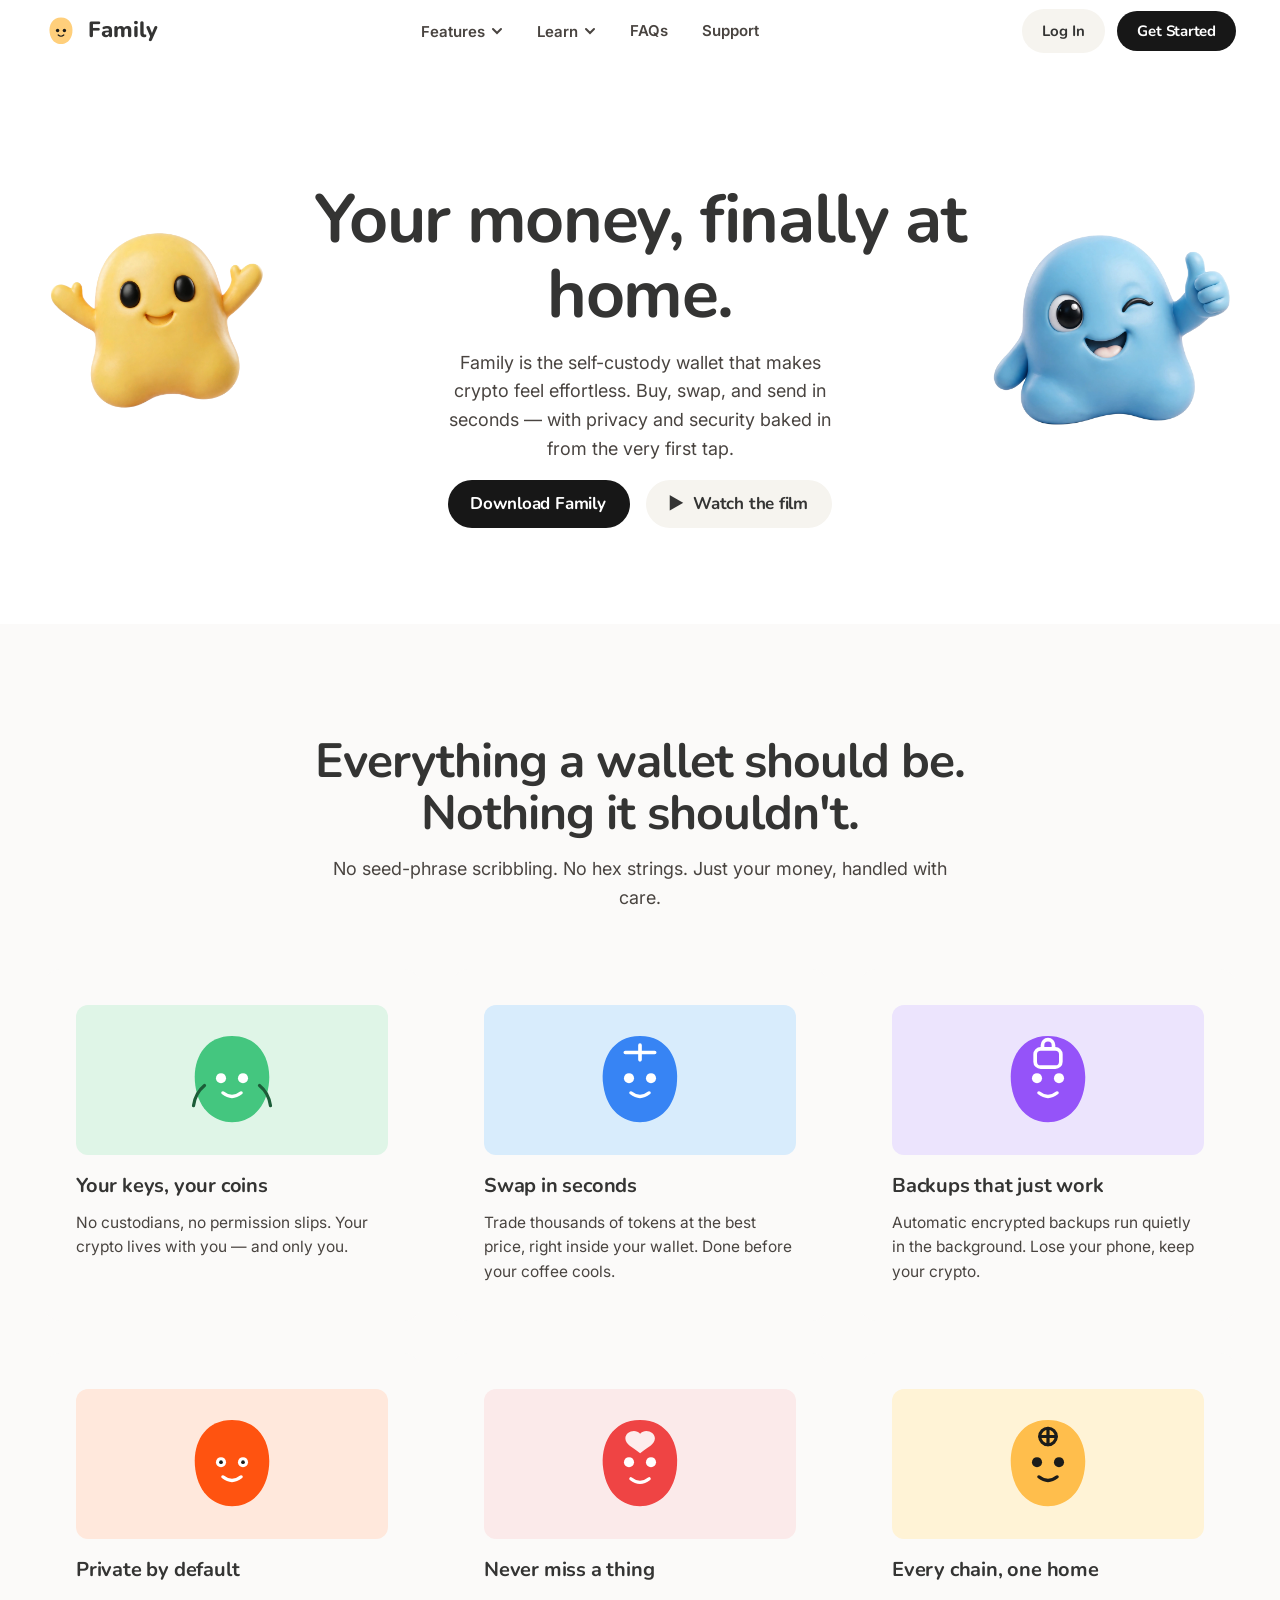
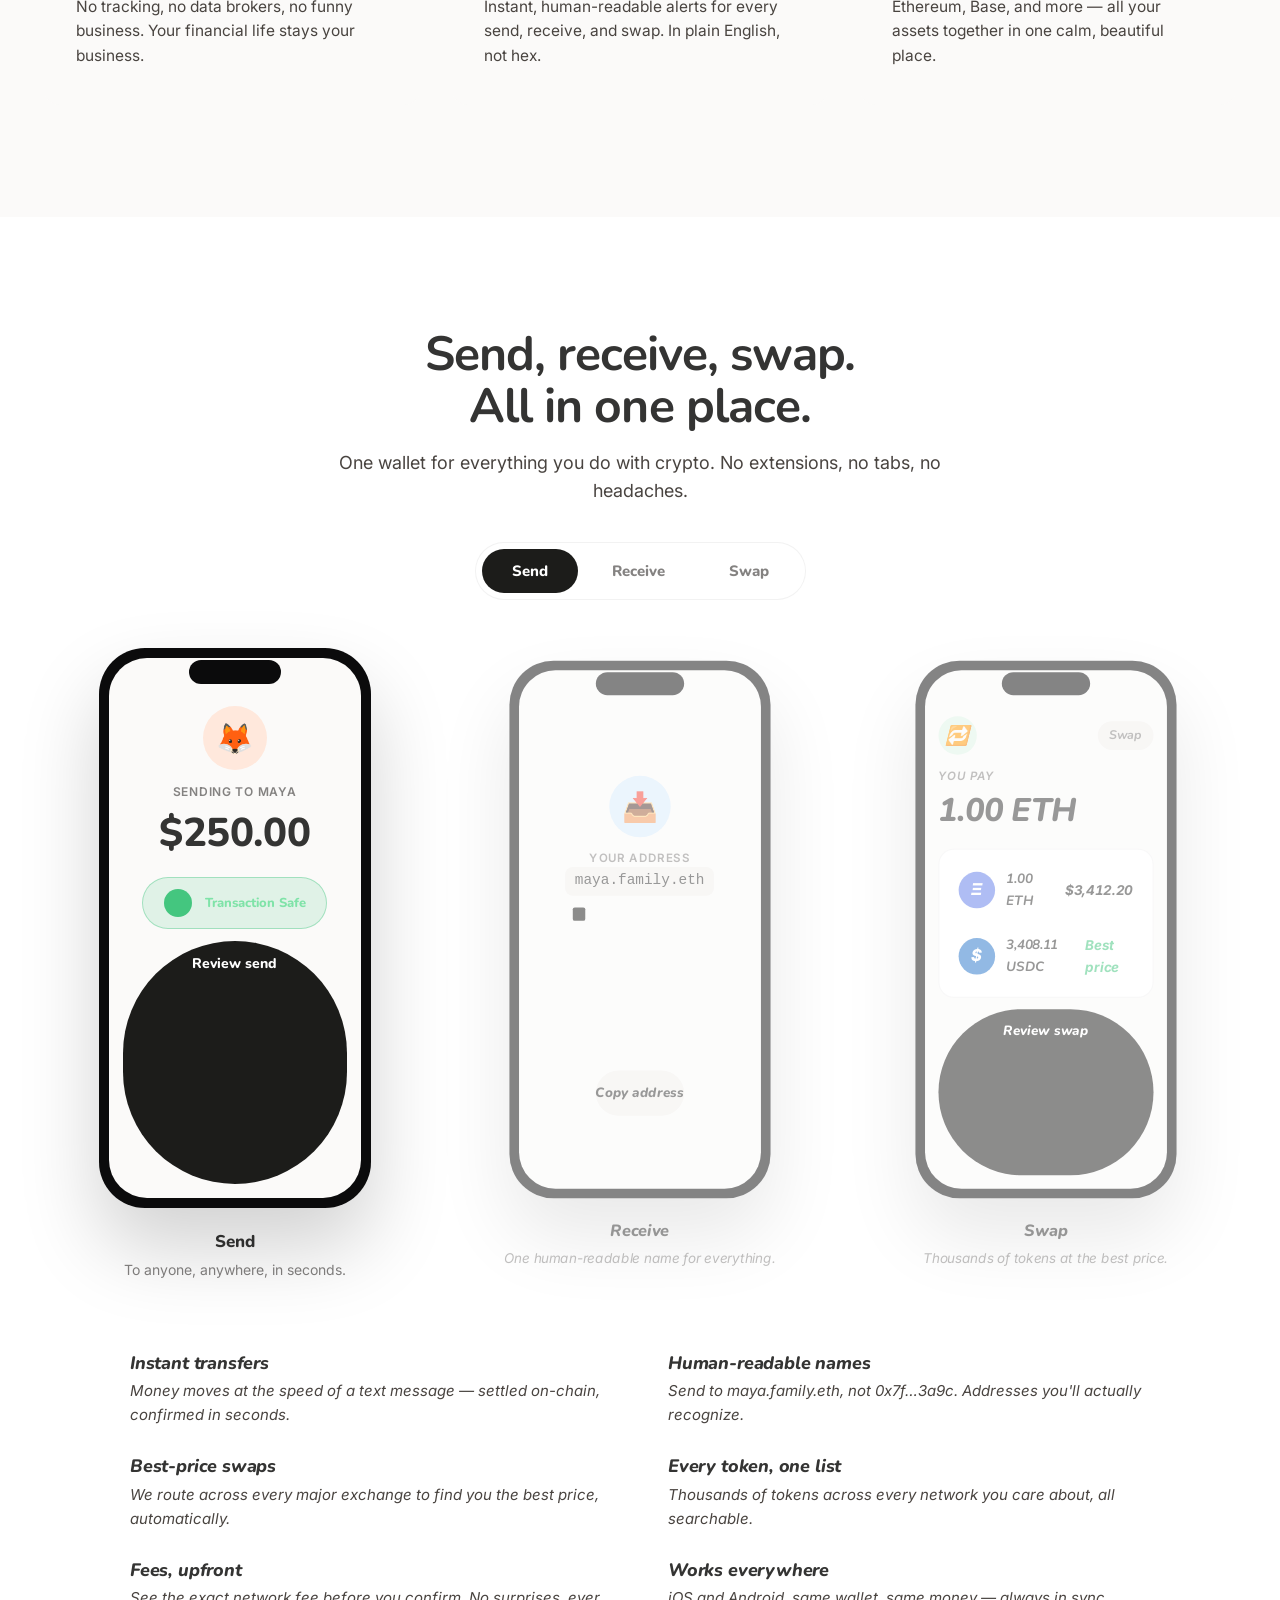
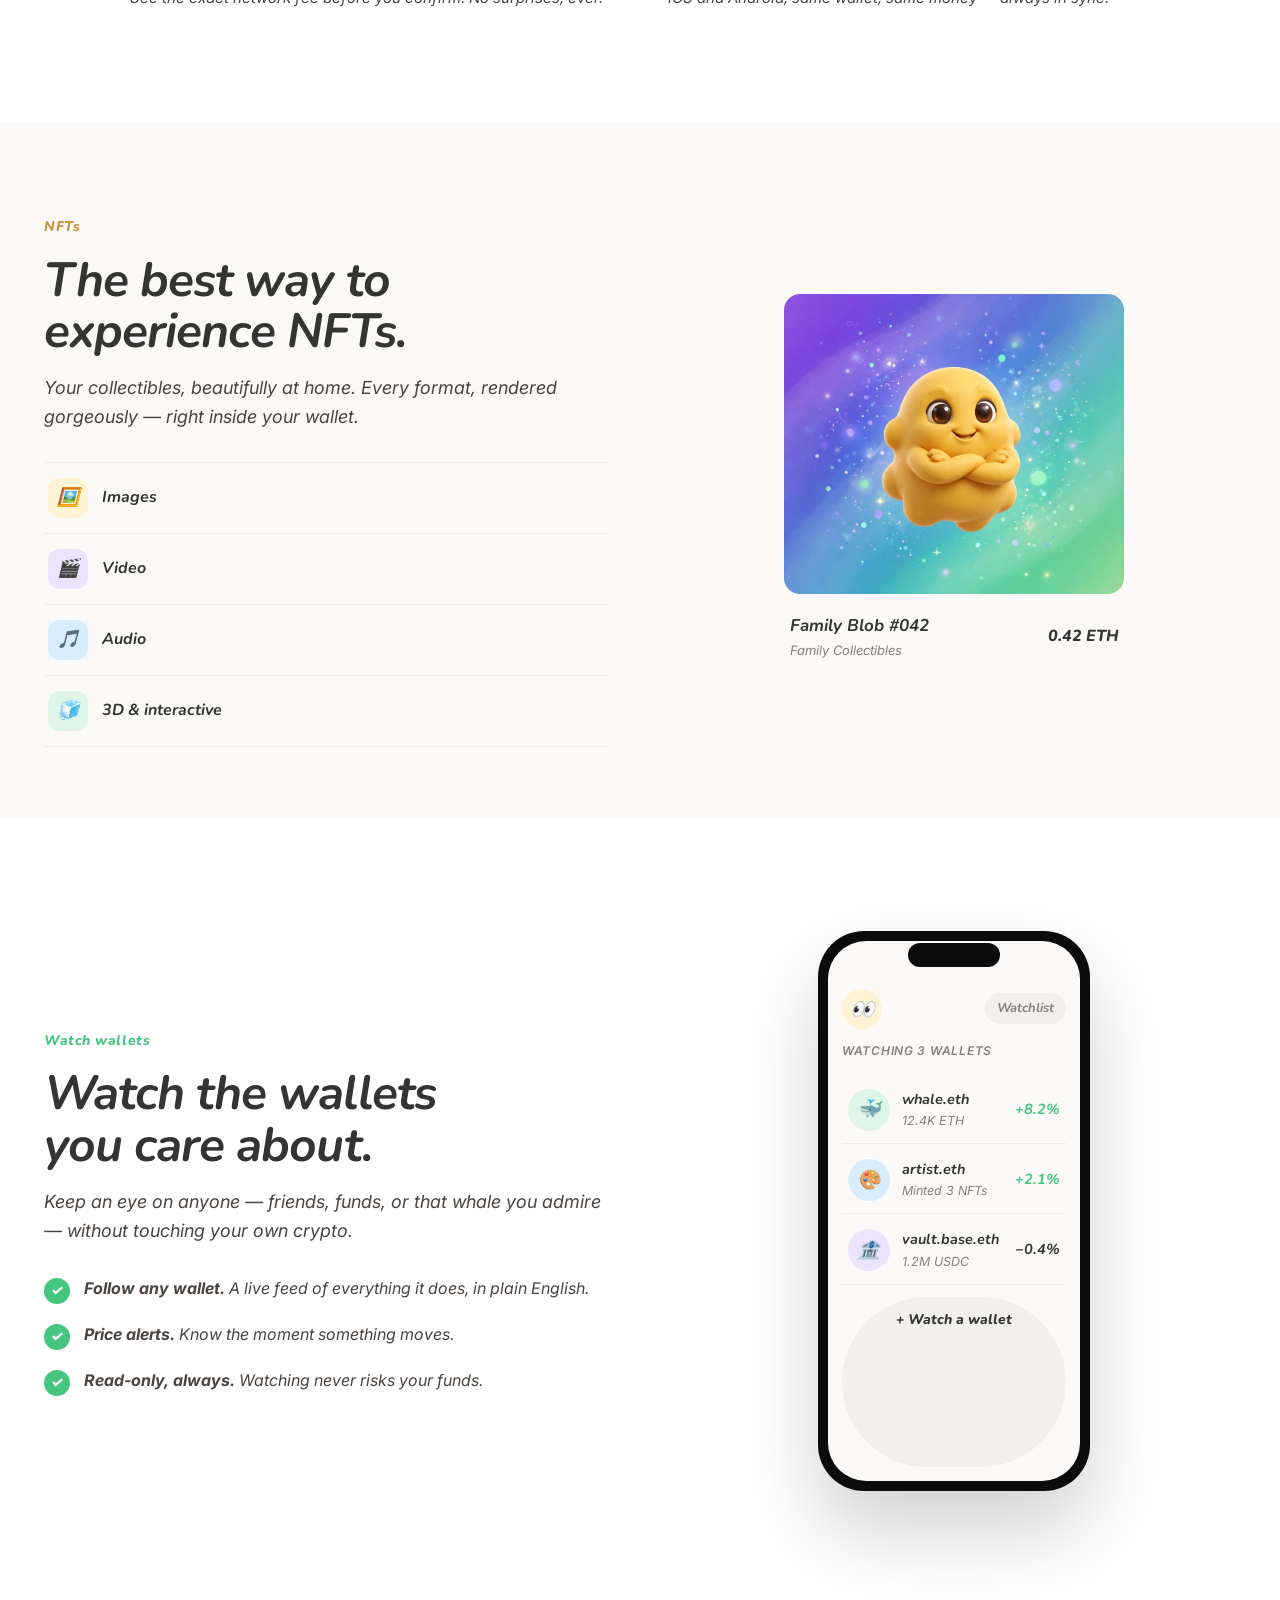
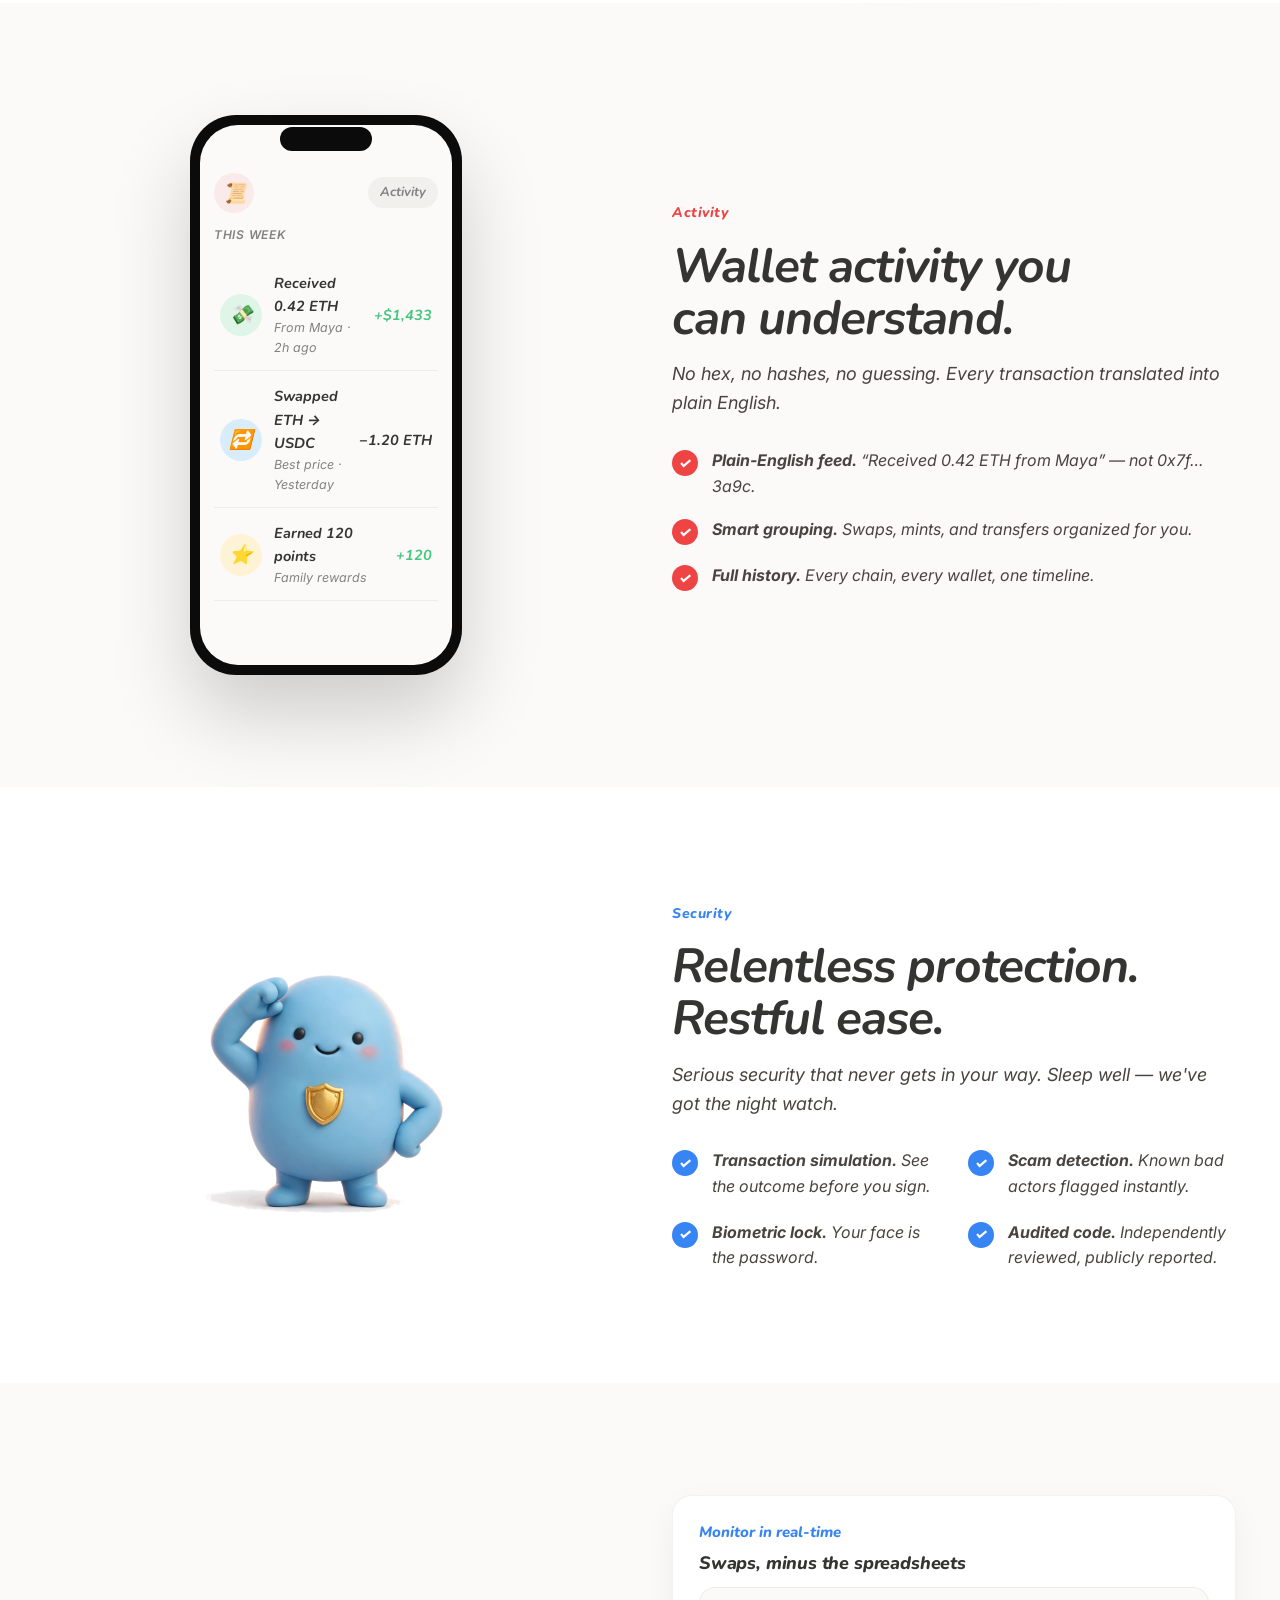
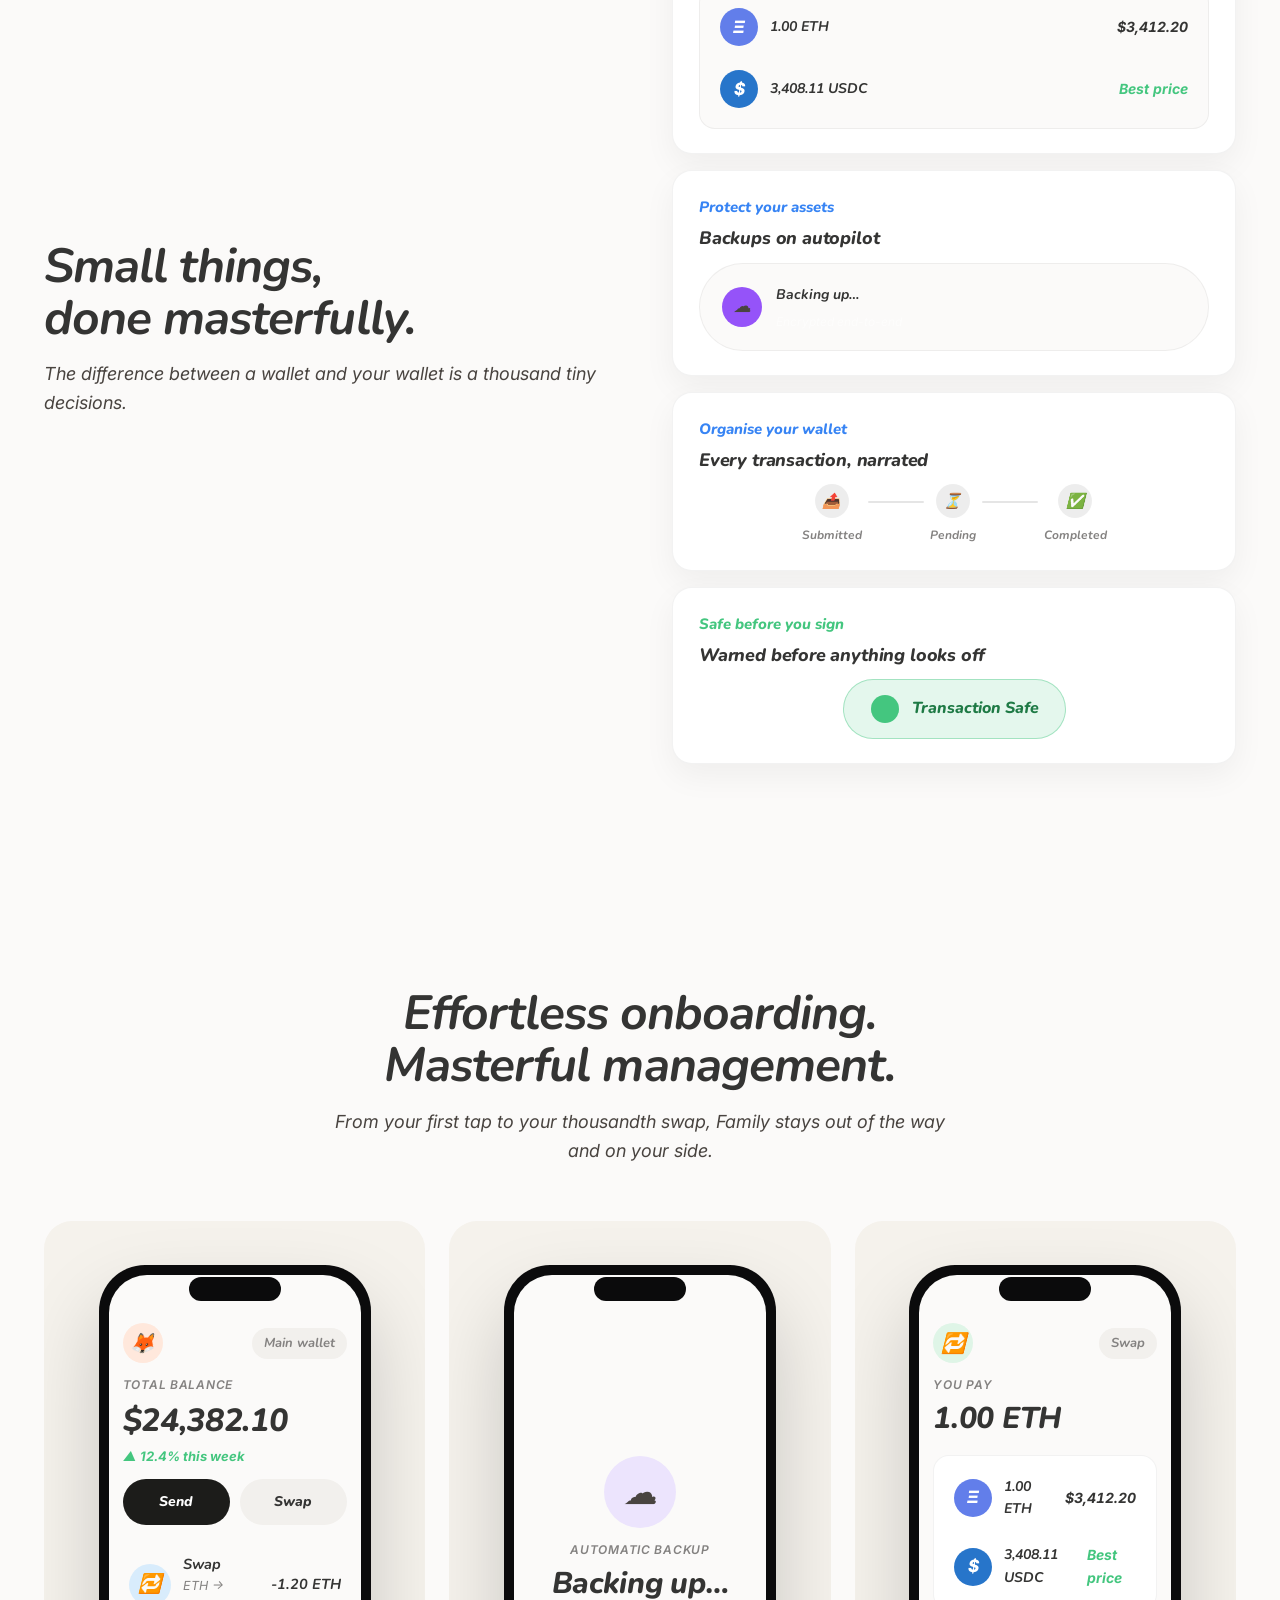
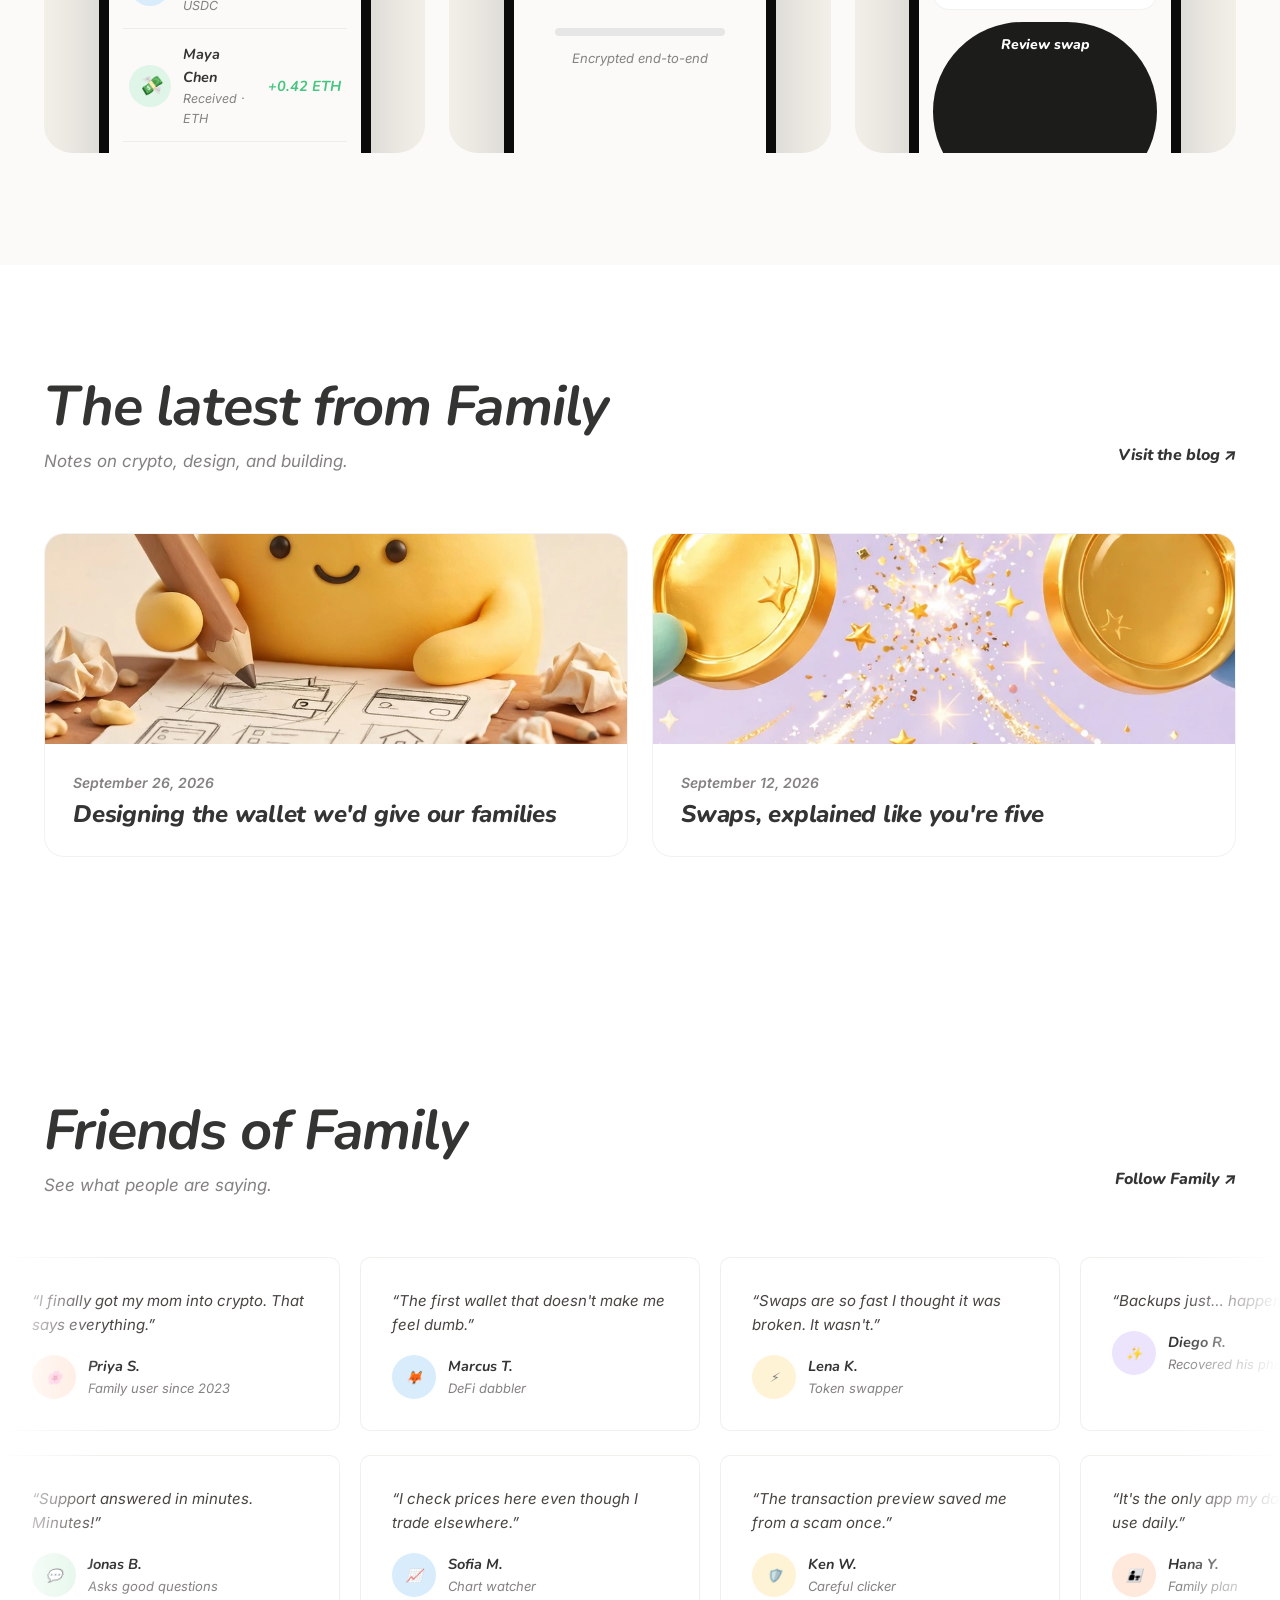
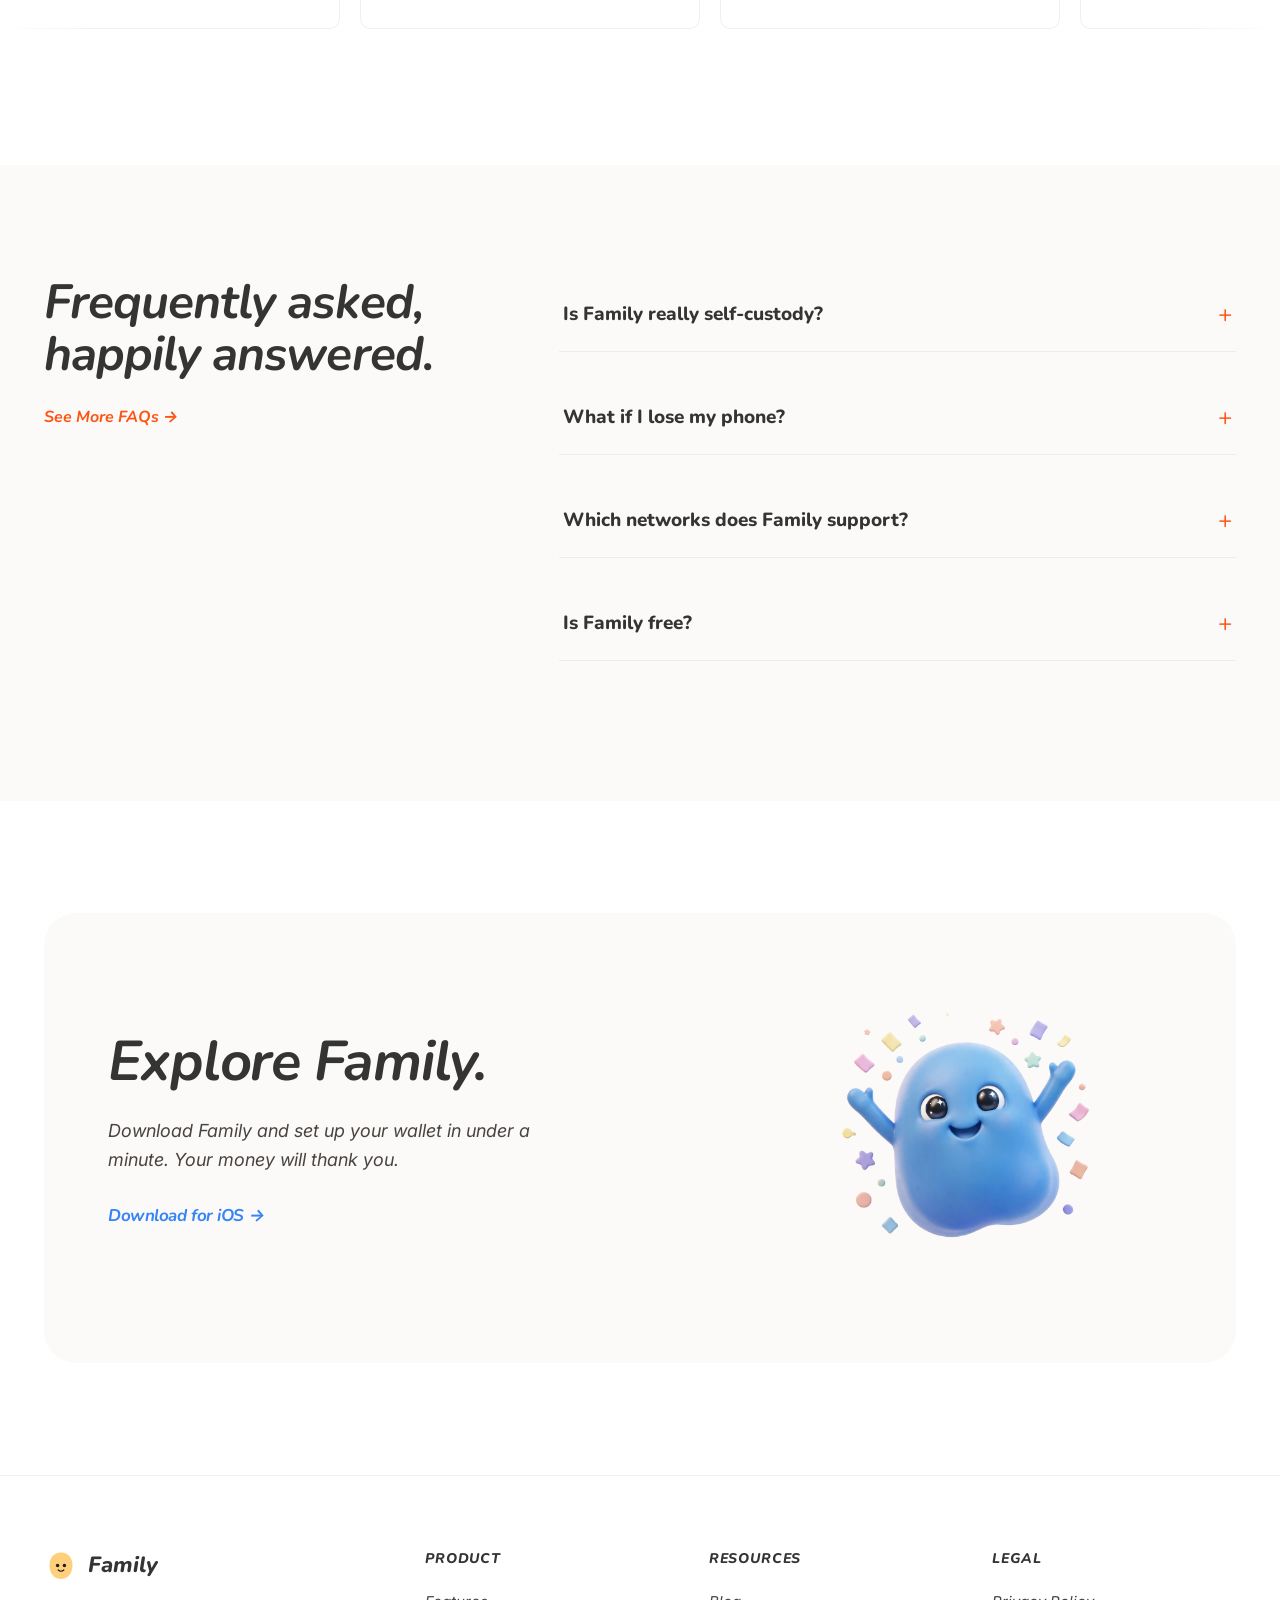
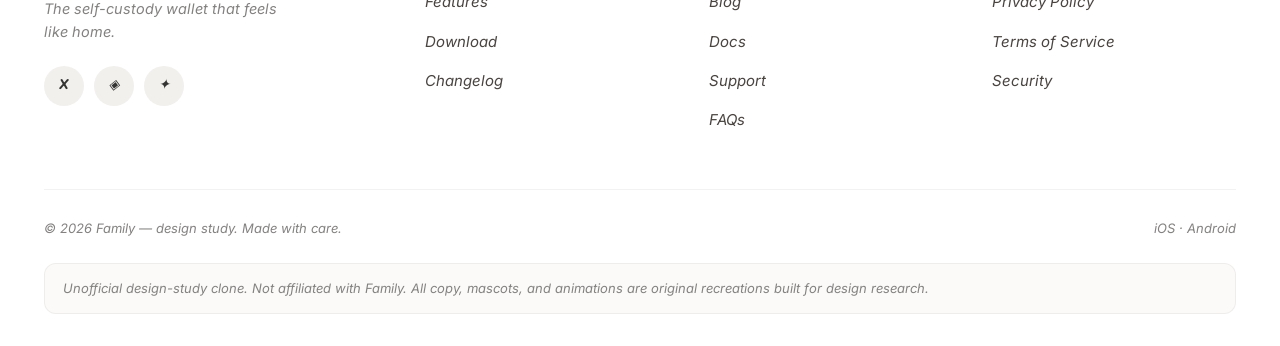
<file: index.html>
<!DOCTYPE html>
<html lang="en">
<head>
  <meta charset="UTF-8">
  <meta name="viewport" content="width=device-width, initial-scale=1.0">
  <title>Family — Your money, finally at home</title>
  <meta name="description" content="Family is the self-custody wallet that makes crypto feel effortless. Buy, swap, and send in seconds.">
  <link rel="preconnect" href="https://fonts.googleapis.com">
  <link rel="preconnect" href="https://fonts.gstatic.com" crossorigin>
  <link href="https://fonts.googleapis.com/css2?family=Nunito:wght@400;600;700;800&family=Inter:wght@400;500;600;700&display=swap" rel="stylesheet">
  <link rel="stylesheet" href="css/style.css">
</head>
<body>
  <div id="loadbar"></div>

  <header class="site-header">
    <div class="nav-inner">
      <a class="brand" href="index.html" aria-label="Family home">
        <svg class="brand-mark" viewBox="0 0 120 120" aria-hidden="true">
          <path d="M60 12 C90 12 104 38 100 66 C96 94 78 106 60 106 C42 106 24 94 20 66 C16 38 30 12 60 12 Z" fill="#FFCF7B"/>
          <circle cx="48" cy="58" r="6" fill="#1C1C1A"/>
          <circle cx="72" cy="58" r="6" fill="#1C1C1A"/>
          <path d="M50 74 Q60 83 70 74" stroke="#1C1C1A" stroke-width="4" fill="none" stroke-linecap="round"/>
        </svg>
        Family
      </a>
      <ul class="nav-links">
        <li class="has-drop">
          <button class="nav-link" aria-haspopup="true">Features
            <span class="chev"><svg width="12" height="12" viewBox="0 0 12 12"><path d="M2 4l4 4 4-4" stroke="currentColor" stroke-width="2" fill="none" stroke-linecap="round"/></svg></span>
          </button>
          <div class="drop">
            <a class="drop-item" href="index.html#features">
              <span class="drop-thumb" style="background:#D8ECFC">💼</span>
              <span><h4>Wallet</h4><p>Your money, at home. Every coin, one calm place.</p></span>
            </a>
            <a class="drop-item" href="index.html#send">
              <span class="drop-thumb" style="background:#DFF5E7">🔁</span>
              <span><h4>Swap</h4><p>Trade thousands of tokens at the best price, in seconds.</p></span>
            </a>
            <a class="drop-item" href="index.html#protect">
              <span class="drop-thumb" style="background:#ECE4FD">🔐</span>
              <span><h4>Backups</h4><p>Automatic encrypted backups. Lose your phone, keep your crypto.</p></span>
            </a>
          </div>
        </li>
        <li class="has-drop">
          <button class="nav-link" aria-haspopup="true">Learn
            <span class="chev"><svg width="12" height="12" viewBox="0 0 12 12"><path d="M2 4l4 4 4-4" stroke="currentColor" stroke-width="2" fill="none" stroke-linecap="round"/></svg></span>
          </button>
          <div class="drop">
            <a class="drop-item" href="blog.html">
              <span class="drop-thumb" style="background:#FFF3D6">📝</span>
              <span><h4>Blog</h4><p>Notes on crypto, design, and building Family.</p></span>
            </a>
            <a class="drop-item" href="changelog.html">
              <span class="drop-thumb" style="background:#FFE8DC">🧾</span>
              <span><h4>Changelog</h4><p>Every release, every improvement, in plain English.</p></span>
            </a>
            <a class="drop-item" href="docs.html">
              <span class="drop-thumb" style="background:#ECE4FD">📚</span>
              <span><h4>Docs</h4><p>Guides and references for getting the most out of Family.</p></span>
            </a>
          </div>
        </li>
        <li><a class="nav-link" href="faq.html">FAQs</a></li>
        <li><a class="nav-link" href="support.html">Support</a></li>
      </ul>
      <div class="nav-cta">
        <a class="nav-login" href="download.html">Log In</a>
        <a class="btn btn-dark btn-sm" href="download.html">Get Started</a>
        <button class="burger" aria-label="Menu"><svg width="24" height="24" viewBox="0 0 24 24"><path d="M4 7h16M4 12h16M4 17h16" stroke="currentColor" stroke-width="2" stroke-linecap="round"/></svg></button>
      </div>
    </div>
  </header>

    <!-- ================= HERO ================= -->
  <section class="hero band-white">
    <img class="hero-mascot left float" style="--d:.4s" src="img/mascot-hero-yellow.png" width="240" height="240" alt="">
    <img class="hero-mascot right float-alt" style="--d:1.3s" src="img/mascot-hero-blue.png" width="260" height="260" alt="">

    <div class="hero-inner">
      <h1 class="hero-title" data-words>Your money, finally at home.</h1>
      <p class="hero-sub">Family is the self-custody wallet that makes crypto feel effortless. Buy, swap, and send in seconds — with privacy and security baked in from the very first tap.</p>
      <div class="hero-ctas">
        <a class="btn btn-dark" href="download.html">Download Family</a>
        <button class="btn btn-light" data-modal-open="demo-modal">▶&nbsp; Watch the film</button>
      </div>
    </div>
  </section>

<!-- ================= FEATURES ================= -->
  <section id="features" class="band-beige">
    <div class="wrap">
      <div class="center">
        <h2 class="h2 rv" style="--rd:.05s">Everything a wallet should be.<br>Nothing it shouldn't.</h2>
        <p class="lede rv" style="--rd:.1s">No seed-phrase scribbling. No hex strings. Just your money, handled with care.</p>
      </div>
      <div class="feat-grid">
        <div class="feat-card rv">
          <div class="feat-art" style="background:#DFF5E7">
            <svg class="mascot-blob float" style="--d:.3s" width="110" height="110" viewBox="0 0 120 120"><path d="M60 12 C90 12 104 38 100 66 C96 94 78 106 60 106 C42 106 24 94 20 66 C16 38 30 12 60 12 Z" fill="#44C67F"/><circle cx="48" cy="58" r="5.5" fill="#fff"/><circle cx="72" cy="58" r="5.5" fill="#fff"/><path d="M50 74 Q60 82 70 74" stroke="#fff" stroke-width="3.5" fill="none" stroke-linecap="round"/><path d="M30 66 Q20 74 18 88" stroke="#1C5C38" stroke-width="3.5" fill="none" stroke-linecap="round"/><path d="M90 66 Q100 74 102 88" stroke="#1C5C38" stroke-width="3.5" fill="none" stroke-linecap="round"/></svg>
          </div>
          <h3>Your keys, your coins</h3>
          <p>No custodians, no permission slips. Your crypto lives with you — and only you.</p>
        </div>
        <div class="feat-card rv" style="--rd:.08s">
          <div class="feat-art" style="background:#D8ECFC">
            <svg class="mascot-blob float-alt" style="--d:1s" width="110" height="110" viewBox="0 0 120 120"><path d="M60 12 C90 12 104 38 100 66 C96 94 78 106 60 106 C42 106 24 94 20 66 C16 38 30 12 60 12 Z" fill="#3784F4"/><circle cx="48" cy="58" r="5.5" fill="#fff"/><circle cx="72" cy="58" r="5.5" fill="#fff"/><path d="M50 74 Q60 82 70 74" stroke="#fff" stroke-width="3.5" fill="none" stroke-linecap="round"/><path d="M44 30 h32 M60 22 v16" stroke="#fff" stroke-width="4" stroke-linecap="round"/></svg>
          </div>
          <h3>Swap in seconds</h3>
          <p>Trade thousands of tokens at the best price, right inside your wallet. Done before your coffee cools.</p>
        </div>
        <div class="feat-card rv" style="--rd:.16s">
          <div class="feat-art" style="background:#ECE4FD">
            <svg class="mascot-blob float" style="--d:1.8s" width="110" height="110" viewBox="0 0 120 120"><path d="M60 12 C90 12 104 38 100 66 C96 94 78 106 60 106 C42 106 24 94 20 66 C16 38 30 12 60 12 Z" fill="#9553F9"/><circle cx="48" cy="58" r="5.5" fill="#fff"/><circle cx="72" cy="58" r="5.5" fill="#fff"/><path d="M50 74 Q60 82 70 74" stroke="#fff" stroke-width="3.5" fill="none" stroke-linecap="round"/><rect x="46" y="26" width="28" height="20" rx="6" fill="none" stroke="#fff" stroke-width="4"/><path d="M54 26 v-4 a6 6 0 0 1 12 0 v4" fill="none" stroke="#fff" stroke-width="4"/></svg>
          </div>
          <h3>Backups that just work</h3>
          <p>Automatic encrypted backups run quietly in the background. Lose your phone, keep your crypto.</p>
        </div>
        <div class="feat-card rv">
          <div class="feat-art" style="background:#FFE8DC">
            <svg class="mascot-blob float-alt" style="--d:.6s" width="110" height="110" viewBox="0 0 120 120"><path d="M60 12 C90 12 104 38 100 66 C96 94 78 106 60 106 C42 106 24 94 20 66 C16 38 30 12 60 12 Z" fill="#FF5310"/><circle cx="48" cy="58" r="5.5" fill="#fff"/><circle cx="72" cy="58" r="5.5" fill="#fff"/><circle cx="48" cy="58" r="2" fill="#1C1C1A"/><circle cx="72" cy="58" r="2" fill="#1C1C1A"/><path d="M50 74 Q60 82 70 74" stroke="#fff" stroke-width="3.5" fill="none" stroke-linecap="round"/></svg>
          </div>
          <h3>Private by default</h3>
          <p>No tracking, no data brokers, no funny business. Your financial life stays your business.</p>
        </div>
        <div class="feat-card rv" style="--rd:.08s">
          <div class="feat-art" style="background:#FBEAEA">
            <svg class="mascot-blob float" style="--d:2.4s" width="110" height="110" viewBox="0 0 120 120"><path d="M60 12 C90 12 104 38 100 66 C96 94 78 106 60 106 C42 106 24 94 20 66 C16 38 30 12 60 12 Z" fill="#EF4444"/><circle cx="48" cy="58" r="5.5" fill="#fff"/><circle cx="72" cy="58" r="5.5" fill="#fff"/><path d="M50 76 Q60 84 70 76" stroke="#fff" stroke-width="3.5" fill="none" stroke-linecap="round"/><path d="M60 34 c-8-10-26-4-26 8 0 10 12 16 26 26 14-10 26-16 26-26 0-12-18-18-26-8z" fill="#fff" opacity="0.9" transform="translate(0,6) scale(0.62) translate(37,0)"/></svg>
          </div>
          <h3>Never miss a thing</h3>
          <p>Instant, human-readable alerts for every send, receive, and swap. In plain English, not hex.</p>
        </div>
        <div class="feat-card rv" style="--rd:.16s">
          <div class="feat-art" style="background:#FFF3D6">
            <svg class="mascot-blob float-alt" style="--d:1.5s" width="110" height="110" viewBox="0 0 120 120"><path d="M60 12 C90 12 104 38 100 66 C96 94 78 106 60 106 C42 106 24 94 20 66 C16 38 30 12 60 12 Z" fill="#FFBE4C"/><circle cx="48" cy="58" r="5.5" fill="#1C1C1A"/><circle cx="72" cy="58" r="5.5" fill="#1C1C1A"/><path d="M50 74 Q60 82 70 74" stroke="#1C1C1A" stroke-width="3.5" fill="none" stroke-linecap="round"/><circle cx="60" cy="30" r="9" fill="none" stroke="#1C1C1A" stroke-width="3.5"/><path d="M60 21v18M51 30h18" stroke="#1C1C1A" stroke-width="3.5" stroke-linecap="round"/></svg>
          </div>
          <h3>Every chain, one home</h3>
          <p>Ethereum, Base, and more — all your assets together in one calm, beautiful place.</p>
        </div>
      </div>
    </div>
  </section>

    <!-- ================= SEND / RECEIVE / SWAP ================= -->
  <section id="send" class="band-white">
    <div class="wrap">
      <div class="center">
        <h2 class="h2 rv">Send, receive, swap.<br>All in one place.</h2>
        <p class="lede rv" style="--rd:.1s">One wallet for everything you do with crypto. No extensions, no tabs, no headaches.</p>
        <div class="tabs rv" style="--rd:.15s" role="tablist" aria-label="Wallet actions">
          <button class="tab on" data-tab="send" role="tab" aria-selected="true">Send</button>
          <button class="tab" data-tab="receive" role="tab" aria-selected="false">Receive</button>
          <button class="tab" data-tab="swap" role="tab" aria-selected="false">Swap</button>
        </div>
      </div>
      <div class="srs-row">
        <div class="srs-phone on" data-phone="send">
          <div class="phone-stage">
            <div class="iphone mini" style="margin-bottom:0">
              <div class="notch"></div>
              <div class="iphone-screen">
                <div class="wallet-ui" style="justify-content:center;text-align:center;align-items:center">
                  <div class="wallet-ava" style="width:64px;height:64px;font-size:30px;background:var(--pastel-orange)">🦊</div>
                  <div>
                    <div class="wallet-bal-label">Sending to Maya</div>
                    <div class="wallet-bal" style="font-size:40px">$250.00</div>
                  </div>
                  <span class="safe-pill" style="font-size:13px;padding:10px 20px">
                    <svg class="safe-check" viewBox="0 0 30 30"><circle cx="15" cy="15" r="14"/><path d="M9 15.5l4.5 4.5L21 11"/></svg>
                    Transaction Safe
                  </span>
                  <div class="wact" style="width:100%">Review send</div>
                </div>
              </div>
            </div>
          </div>
          <p class="srs-cap">Send<span>To anyone, anywhere, in seconds.</span></p>
        </div>
        <div class="srs-phone" data-phone="receive">
          <div class="phone-stage">
            <div class="iphone mini" style="margin-bottom:0">
              <div class="notch"></div>
              <div class="iphone-screen">
                <div class="wallet-ui" style="justify-content:center;text-align:center;align-items:center">
                  <div class="wallet-ava" style="width:64px;height:64px;font-size:30px;background:var(--pastel-blue)">📥</div>
                  <div>
                    <div class="wallet-bal-label">Your address</div>
                    <div class="code-chip" style="font-size:15px">maya.family.eth</div>
                  </div>
                  <div class="qr-grid" style="width:140px;height:140px" role="img" aria-label="Example receive code"><i><i><i><i><i><i class="w"><i><i><i><i><i class="w"><i><i><i class="w"><i><i><i class="w"><i><i><i><i><i><i class="w"><i><i><i><i><i><i><i><i><i class="w"><i><i><i class="w"><i class="w"><i class="w"><i><i class="w"><i><i class="w"><i><i><i><i><i class="w"><i><i class="w"><i class="w"><i><i class="w"><i><i><i><i><i><i><i class="w"><i><i><i class="w"><i class="w"><i><i><i class="w"><i><i class="w"><i class="w"><i><i class="w"><i class="w"><i class="w"><i><i><i><i class="w"><i><i class="w"><i><i><i class="w"></div>
                  <div class="wact ghost" style="width:100%">Copy address</div>
                </div>
              </div>
            </div>
          </div>
          <p class="srs-cap">Receive<span>One human-readable name for everything.</span></p>
        </div>
        <div class="srs-phone" data-phone="swap">
          <div class="phone-stage">
            <div class="iphone mini" style="margin-bottom:0">
              <div class="notch"></div>
              <div class="iphone-screen">
                <div class="wallet-ui">
                  <div class="wallet-top">
                    <div class="wallet-ava" style="background:var(--pastel-green)">🔁</div>
                    <span class="chip id">Swap</span>
                  </div>
                  <div>
                    <div class="wallet-bal-label">You pay</div>
                    <div class="wallet-bal" style="font-size:34px">1.00 ETH</div>
                  </div>
                  <div class="swap-card">
                    <div class="swap-row"><span class="sw-ico" style="background:#627EEA">Ξ</span><span class="sw-name">1.00 ETH</span><span class="sw-amt">$3,412.20</span></div>
                    <div class="swap-row r2"><span class="sw-ico" style="background:#2775CA">$</span><span class="sw-name">3,408.11 USDC</span><span class="sw-amt" style="color:var(--green)">Best price</span></div>
                  </div>
                  <div class="wact" style="width:100%">Review swap</div>
                </div>
              </div>
            </div>
          </div>
          <p class="srs-cap">Swap<span>Thousands of tokens at the best price.</span></p>
        </div>
      </div>
      <div class="feat-list">
        <div class="rv"><h4>Instant transfers</h4><p>Money moves at the speed of a text message — settled on-chain, confirmed in seconds.</p></div>
        <div class="rv" style="--rd:.05s"><h4>Human-readable names</h4><p>Send to maya.family.eth, not 0x7f…3a9c. Addresses you'll actually recognize.</p></div>
        <div class="rv" style="--rd:.1s"><h4>Best-price swaps</h4><p>We route across every major exchange to find you the best price, automatically.</p></div>
        <div class="rv" style="--rd:.15s"><h4>Every token, one list</h4><p>Thousands of tokens across every network you care about, all searchable.</p></div>
        <div class="rv" style="--rd:.2s"><h4>Fees, upfront</h4><p>See the exact network fee before you confirm. No surprises, ever.</p></div>
        <div class="rv" style="--rd:.25s"><h4>Works everywhere</h4><p>iOS and Android, same wallet, same money — always in sync.</p></div>
      </div>
    </div>
  </section>

  <!-- ================= NFTS ================= -->
  <section id="nft" class="band-beige">
    <div class="wrap split">
      <div>
        <span class="eyebrow rv" style="color:#CA9230">NFTs</span>
        <h2 class="h2 rv" style="--rd:.05s">The best way to<br>experience NFTs.</h2>
        <p class="lede rv" style="--rd:.1s">Your collectibles, beautifully at home. Every format, rendered gorgeously — right inside your wallet.</p>
        <ul class="media-list rv" style="--rd:.15s">
          <li><span class="m-ico" style="background:#FFF3D6">🖼️</span>Images</li>
          <li><span class="m-ico" style="background:#ECE4FD">🎬</span>Video</li>
          <li><span class="m-ico" style="background:#D8ECFC">🎵</span>Audio</li>
          <li><span class="m-ico" style="background:#DFF5E7">🧊</span>3D &amp; interactive</li>
        </ul>
      </div>
      <div class="rv" style="--rd:.1s">
        <div class="nft-card float">
          <div class="nft-art">
            <img src="img/nft-blob-art.png" width="900" height="900" alt="Family Blob #042 collectible artwork">
          </div>
          <div class="nft-meta">
            <div><b>Family Blob #042</b><span>Family Collectibles</span></div>
            <div class="nft-price">0.42 ETH</div>
          </div>
        </div>
      </div>
    </div>
  </section>

  <!-- ================= WATCH WALLETS ================= -->
  <section id="watch" class="band-white">
    <div class="wrap split">
      <div>
        <span class="eyebrow green rv">Watch wallets</span>
        <h2 class="h2 rv" style="--rd:.05s">Watch the wallets<br>you care about.</h2>
        <p class="lede rv" style="--rd:.1s">Keep an eye on anyone — friends, funds, or that whale you admire — without touching your own crypto.</p>
        <ul class="ticks rv" style="--rd:.15s">
          <li><span class="tick-dot" style="background:var(--green)">✓</span><span><b>Follow any wallet.</b> A live feed of everything it does, in plain English.</span></li>
          <li><span class="tick-dot" style="background:var(--green)">✓</span><span><b>Price alerts.</b> Know the moment something moves.</span></li>
          <li><span class="tick-dot" style="background:var(--green)">✓</span><span><b>Read-only, always.</b> Watching never risks your funds.</span></li>
        </ul>
      </div>
      <div class="rv" style="--rd:.1s">
        <div class="phone-stage">
          <div class="iphone mini" style="margin-bottom:0">
            <div class="notch"></div>
            <div class="iphone-screen">
              <div class="wallet-ui">
                <div class="wallet-top">
                  <div class="wallet-ava" style="background:var(--pastel-yellow)">👀</div>
                  <span class="chip id">Watchlist</span>
                </div>
                <div>
                  <div class="wallet-bal-label">Watching 3 wallets</div>
                </div>
                <div class="tx-list">
                  <div class="tx-row show"><div class="tx-ico" style="background:#DFF5E7">🐳</div><div class="tx-meta"><div class="tx-name">whale.eth</div><div class="tx-sub">12.4K ETH</div></div><div class="tx-amt pos">+8.2%</div></div>
                  <div class="tx-row show"><div class="tx-ico" style="background:#D8ECFC">🎨</div><div class="tx-meta"><div class="tx-name">artist.eth</div><div class="tx-sub">Minted 3 NFTs</div></div><div class="tx-amt pos">+2.1%</div></div>
                  <div class="tx-row show"><div class="tx-ico" style="background:#ECE4FD">🏦</div><div class="tx-meta"><div class="tx-name">vault.base.eth</div><div class="tx-sub">1.2M USDC</div></div><div class="tx-amt">−0.4%</div></div>
                </div>
                <div class="wact ghost" style="width:100%">+ Watch a wallet</div>
              </div>
            </div>
          </div>
        </div>
      </div>
    </div>
  </section>

  <!-- ================= WALLET ACTIVITY ================= -->
  <section id="activity" class="band-beige">
    <div class="wrap split flip">
      <div>
        <span class="eyebrow rv" style="color:#EF4444">Activity</span>
        <h2 class="h2 rv" style="--rd:.05s">Wallet activity you<br>can understand.</h2>
        <p class="lede rv" style="--rd:.1s">No hex, no hashes, no guessing. Every transaction translated into plain English.</p>
        <ul class="ticks rv" style="--rd:.15s">
          <li><span class="tick-dot" style="background:#EF4444">✓</span><span><b>Plain-English feed.</b> “Received 0.42 ETH from Maya” — not 0x7f…3a9c.</span></li>
          <li><span class="tick-dot" style="background:#EF4444">✓</span><span><b>Smart grouping.</b> Swaps, mints, and transfers organized for you.</span></li>
          <li><span class="tick-dot" style="background:#EF4444">✓</span><span><b>Full history.</b> Every chain, every wallet, one timeline.</span></li>
        </ul>
      </div>
      <div class="rv" style="--rd:.1s">
        <div class="phone-stage">
          <div class="iphone mini" style="margin-bottom:0">
            <div class="notch"></div>
            <div class="iphone-screen">
              <div class="wallet-ui">
                <div class="wallet-top">
                  <div class="wallet-ava" style="background:var(--pastel-red)">📜</div>
                  <span class="chip id">Activity</span>
                </div>
                <div>
                  <div class="wallet-bal-label">This week</div>
                </div>
                <div class="tx-list">
                  <div class="tx-row show"><div class="tx-ico" style="background:#DFF5E7">💸</div><div class="tx-meta"><div class="tx-name">Received 0.42 ETH</div><div class="tx-sub">From Maya · 2h ago</div></div><div class="tx-amt pos">+$1,433</div></div>
                  <div class="tx-row show"><div class="tx-ico" style="background:#D8ECFC">🔁</div><div class="tx-meta"><div class="tx-name">Swapped ETH → USDC</div><div class="tx-sub">Best price · Yesterday</div></div><div class="tx-amt">−1.20 ETH</div></div>
                  <div class="tx-row show"><div class="tx-ico" style="background:#FFF3D6">⭐</div><div class="tx-meta"><div class="tx-name">Earned 120 points</div><div class="tx-sub">Family rewards</div></div><div class="tx-amt pos">+120</div></div>
                </div>
              </div>
            </div>
          </div>
        </div>
      </div>
    </div>
  </section>

  <!-- ================= RELENTLESS PROTECTION ================= -->
  <section id="protect" class="band-white">
    <div class="wrap split">
      <div class="rv" style="display:flex;justify-content:center">
        <img class="float" src="img/mascot-protect.png" width="300" height="300" alt="Security mascot">
      </div>
      <div>
        <span class="eyebrow blue rv">Security</span>
        <h2 class="h2 rv" style="--rd:.05s">Relentless protection.<br>Restful ease.</h2>
        <p class="lede rv" style="--rd:.1s">Serious security that never gets in your way. Sleep well — we've got the night watch.</p>
        <ul class="ticks cols2 rv" style="--rd:.15s">
          <li><span class="tick-dot" style="background:var(--blue)">✓</span><span><b>Transaction simulation.</b> See the outcome before you sign.</span></li>
          <li><span class="tick-dot" style="background:var(--blue)">✓</span><span><b>Scam detection.</b> Known bad actors flagged instantly.</span></li>
          <li><span class="tick-dot" style="background:var(--blue)">✓</span><span><b>Biometric lock.</b> Your face is the password.</span></li>
          <li><span class="tick-dot" style="background:var(--blue)">✓</span><span><b>Audited code.</b> Independently reviewed, publicly reported.</span></li>
        </ul>
      </div>
    </div>
  </section>

  <!-- ================= DETAILS THAT MATTER ================= -->
  <section id="details" class="band-beige">
    <div class="wrap">
      <div class="details-split">
        <div>
          <h2 class="h2 rv">Small things,<br>done masterfully.</h2>
          <p class="lede rv" style="--rd:.1s">The difference between a wallet and <em>your</em> wallet is a thousand tiny decisions.</p>
        </div>
        <div class="mini-stack">
          <div class="mini-card rv">
            <span class="m-label">Monitor in real-time</span>
            <h4>Swaps, minus the spreadsheets</h4>
            <div class="vstage">
              <div class="swap-card">
                <div class="swap-row"><span class="sw-ico" style="background:#627EEA">Ξ</span><span class="sw-name">1.00 ETH</span><span class="sw-amt">$3,412.20</span></div>
                <div class="swap-row r2"><span class="sw-ico" style="background:#2775CA">$</span><span class="sw-name">3,408.11 USDC</span><span class="sw-amt" style="color:var(--green)">Best price</span></div>
              </div>
            </div>
          </div>
          <div class="mini-card rv" style="--rd:.06s">
            <span class="m-label">Protect your assets</span>
            <h4>Backups on autopilot</h4>
            <div class="vstage">
              <div class="backup-pill">
                <span class="b-ico">☁️</span>
                <span><span class="b-label">Backing up…</span><br><span class="b-sub">Encrypted end-to-end</span><span class="pbar"><span></span></span></span>
              </div>
            </div>
          </div>
          <div class="mini-card rv" style="--rd:.12s">
            <span class="m-label">Organise your wallet</span>
            <h4>Every transaction, narrated</h4>
            <div class="vstage">
              <div class="tl">
                <div class="tl-step"><span class="tl-dot">📤</span><span class="tl-label">Submitted</span></div>
                <div class="tl-line"></div>
                <div class="tl-step s2"><span class="tl-dot">⏳</span><span class="tl-label">Pending</span></div>
                <div class="tl-line"></div>
                <div class="tl-step s3"><span class="tl-dot">✅</span><span class="tl-label">Completed</span></div>
              </div>
            </div>
          </div>
          <div class="mini-card rv" style="--rd:.18s">
            <span class="m-label" style="color:var(--green)">Safe before you sign</span>
            <h4>Warned before anything looks off</h4>
            <div class="vstage">
              <span class="safe-pill">
                <svg class="safe-check" viewBox="0 0 30 30"><circle cx="15" cy="15" r="14"/><path d="M9 15.5l4.5 4.5L21 11"/></svg>
                Transaction Safe
              </span>
            </div>
          </div>
        </div>
      </div>
    </div>
  </section>

  <!-- ================= ONBOARDING ================= -->
  <section class="band-beige">
    <div class="wrap">
      <div class="center">
        <h2 class="h2 rv">Effortless onboarding.<br>Masterful management.</h2>
        <p class="lede rv" style="--rd:.1s">From your first tap to your thousandth swap, Family stays out of the way and on your side.</p>
      </div>
      <div class="trio">
        <div class="phone-card rv">
          <div class="iphone mini">
            <div class="notch"></div>
            <div class="iphone-screen">
              <div class="wallet-ui">
                <div class="wallet-top">
                  <div class="wallet-ava">🦊</div>
                  <span class="chip id">Main wallet</span>
                </div>
                <div>
                  <div class="wallet-bal-label">Total balance</div>
                  <div class="wallet-bal">$0.00</div>
                  <div class="wallet-delta">▲ 12.4% this week</div>
                </div>
                <div class="wallet-actions">
                  <div class="wact">Send</div>
                  <div class="wact ghost">Swap</div>
                </div>
                <div class="tx-list"></div>
              </div>
            </div>
          </div>
        </div>
        <div class="phone-card rv" style="--rd:.08s">
          <div class="iphone mini">
            <div class="notch"></div>
            <div class="iphone-screen">
              <div class="wallet-ui" style="justify-content:center;text-align:center;align-items:center">
                <div class="wallet-ava" style="width:72px;height:72px;font-size:34px;background:var(--pastel-purple)">☁️</div>
                <div>
                  <div class="wallet-bal-label">Automatic backup</div>
                  <div class="wallet-bal" style="font-size:30px">Backing up…</div>
                </div>
                <div class="pbar"><span></span></div>
                <p style="font-size:13px;color:var(--muted)">Encrypted end-to-end</p>
              </div>
            </div>
          </div>
        </div>
        <div class="phone-card rv" style="--rd:.16s">
          <div class="iphone mini">
            <div class="notch"></div>
            <div class="iphone-screen">
              <div class="wallet-ui">
                <div class="wallet-top">
                  <div class="wallet-ava" style="background:var(--pastel-green)">🔁</div>
                  <span class="chip id">Swap</span>
                </div>
                <div>
                  <div class="wallet-bal-label">You pay</div>
                  <div class="wallet-bal" style="font-size:30px">1.00 ETH</div>
                </div>
                <div class="swap-card">
                  <div class="swap-row"><span class="sw-ico" style="background:#627EEA">Ξ</span><span class="sw-name">1.00 ETH</span><span class="sw-amt">$3,412.20</span></div>
                  <div class="swap-row r2"><span class="sw-ico" style="background:#2775CA">$</span><span class="sw-name">3,408.11 USDC</span><span class="sw-amt" style="color:var(--green)">Best price</span></div>
                </div>
                <div class="wact" style="width:100%">Review swap</div>
              </div>
            </div>
          </div>
        </div>
      </div>
    </div>
  </section>

  <!-- ================= BLOG STRIP ================= -->
  <section class="band-white">
    <div class="wrap">
      <div class="t-head">
        <div>
          <h2 class="rv">The latest from Family</h2>
          <p class="t-sub rv" style="--rd:.05s">Notes on crypto, design, and building.</p>
        </div>
        <a class="t-link rv" href="blog.html" style="--rd:.1s">Visit the blog ↗</a>
      </div>
      <div class="blog-cards">
        <a class="bcard rv" href="blog.html">
          <div class="bcard-art">
              <img src="img/blog-designing-wallet.png" width="900" height="900" alt="Blob character sketching wallet designs">
            </div>
          <div class="bcard-body">
            <p class="bcard-date">September 26, 2026</p>
            <h3>Designing the wallet we'd give our families</h3>
          </div>
        </a>
        <a class="bcard rv" href="blog.html" style="--rd:.08s">
          <div class="bcard-art">
              <img src="img/blog-swaps-explained.png" width="900" height="900" alt="Golden coins swapping illustration">
            </div>
          <div class="bcard-body">
            <p class="bcard-date">September 12, 2026</p>
            <h3>Swaps, explained like you're five</h3>
          </div>
        </a>
      </div>
    </div>
  </section>

<!-- ================= TESTIMONIALS ================= -->
  <section class="marquee-sec band-white">
    <div class="wrap">
      <div class="t-head">
        <div>
          <h2 class="rv">Friends of Family</h2>
          <p class="t-sub rv" style="--rd:.05s">See what people are saying.</p>
        </div>
        <a class="t-link rv" href="blog.html" style="--rd:.1s">Follow Family ↗</a>
      </div>
    </div>
    <div class="marquee"><div class="marquee-track" id="trow1"></div></div>
    <div class="marquee rev"><div class="marquee-track" id="trow2"></div></div>
  </section>

    <!-- ================= FAQ PREVIEW ================= -->
  <section class="band-beige">
    <div class="wrap">
      <div class="faq-split">
        <div>
          <h2 class="rv">Frequently asked,<br>happily answered.</h2>
          <a class="see-more rv" href="faq.html">See More FAQs →</a>
        </div>
        <div class="faq-list">
          <div class="faq-item rv">
            <button class="faq-q">Is Family really self-custody?<span class="faq-x">+</span></button>
            <div class="faq-a"><div class="faq-a-inner"><p>Yes — really. Only you hold the keys to your wallet. We can't freeze your funds, peek at your balance, or lock you out, because we never have access in the first place.</p></div></div>
          </div>
          <div class="faq-item rv" style="--rd:.05s">
            <button class="faq-q">What if I lose my phone?<span class="faq-x">+</span></button>
            <div class="faq-a"><div class="faq-a-inner"><p>Family keeps automatic encrypted backups, so you can restore your wallet on a new device in minutes. No twelve-word seed phrase to guard with your life.</p></div></div>
          </div>
          <div class="faq-item rv" style="--rd:.1s">
            <button class="faq-q">Which networks does Family support?<span class="faq-x">+</span></button>
            <div class="faq-a"><div class="faq-a-inner"><p>Ethereum, Base, and more — all in one place, with new networks arriving regularly. Your assets stay organized no matter where they live.</p></div></div>
          </div>
          <div class="faq-item rv" style="--rd:.15s">
            <button class="faq-q">Is Family free?<span class="faq-x">+</span></button>
            <div class="faq-a"><div class="faq-a-inner"><p>Yes. Downloading Family and managing your wallet is completely free. You'll only ever pay standard network fees when you send or swap — and we show them upfront, every time.</p></div></div>
          </div>
        </div>
      </div>
    </div>
  </section>

  <!-- ================= CTA BAND ================= -->
  <section class="band-white">
    <div class="wrap">
      <div class="cta-band rv">
        <div>
          <h2>Explore Family.</h2>
          <p>Download Family and set up your wallet in under a minute. Your money will thank you.</p>
          <a class="cta-link" href="download.html">Download for iOS →</a>
        </div>
        <div class="cta-mascot">
          <img class="float" src="img/mascot-celebrate.png" width="280" height="280" alt="Celebrating blob mascot">
        </div>
      </div>
    </div>
  </section>

<!-- ================= FOOTER ================= -->
  <footer class="site-footer">
    <div class="wrap">
      <div class="foot-grid">
        <div class="foot-brand">
          <a class="brand" href="index.html">
            <svg class="brand-mark" viewBox="0 0 120 120"><path d="M60 12 C90 12 104 38 100 66 C96 94 78 106 60 106 C42 106 24 94 20 66 C16 38 30 12 60 12 Z" fill="#FFCF7B"/><circle cx="48" cy="58" r="6" fill="#1C1C1A"/><circle cx="72" cy="58" r="6" fill="#1C1C1A"/><path d="M50 74 Q60 83 70 74" stroke="#1C1C1A" stroke-width="4" fill="none" stroke-linecap="round"/></svg>
            Family
          </a>
          <p>The self-custody wallet that feels like home.</p>
          <div class="socials">
            <a href="#" aria-label="X">X</a>
            <a href="#" aria-label="Discord">&#9672;</a>
            <a href="#" aria-label="GitHub">&#10022;</a>
          </div>
        </div>
        <div class="foot-col">
          <h5>Product</h5>
          <ul><li><a href="index.html#features">Features</a></li><li><a href="download.html">Download</a></li><li><a href="changelog.html">Changelog</a></li></ul>
        </div>
        <div class="foot-col">
          <h5>Resources</h5>
          <ul><li><a href="blog.html">Blog</a></li><li><a href="docs.html">Docs</a></li><li><a href="support.html">Support</a></li><li><a href="faq.html">FAQs</a></li></ul>
        </div>
        <div class="foot-col">
          <h5>Legal</h5>
          <ul><li><a href="legal.html">Privacy Policy</a></li><li><a href="legal.html">Terms of Service</a></li><li><a href="legal.html">Security</a></li></ul>
        </div>
      </div>
      <div class="foot-bottom">
        <p>© <span class="js-year">2026</span> Family — design study. Made with care.</p>
        <p><a href="download.html">iOS</a> · <a href="download.html">Android</a></p>
      </div>
      <div class="disclaimer">Unofficial design-study clone. Not affiliated with Family. All copy, mascots, and animations are original recreations built for design research.</div>
    </div>
  </footer>

  <!-- ================= DEMO MODAL ================= -->
  <div class="modal" id="demo-modal" role="dialog" aria-modal="true" aria-label="Family demo">
    <div class="modal-bg"></div>
    <div class="modal-card">
      <button class="modal-x" aria-label="Close">✕</button>
      <div class="phone-stage">
        <div class="iphone" style="width:260px;height:540px;animation:none">
          <div class="notch" style="width:90px;height:24px"></div>
          <div class="iphone-screen">
            <div class="wallet-ui">
              <div class="wallet-top">
                <div class="wallet-ava">🦊</div>
                <span class="chip id">Demo</span>
              </div>
              <div>
                <div class="wallet-bal-label">Total balance</div>
                <div class="wallet-bal" style="font-size:32px">$0.00</div>
                <div class="wallet-delta">▲ 12.4% this week</div>
              </div>
              <div class="wallet-actions">
                <div class="wact">Send</div>
                <div class="wact ghost">Swap</div>
              </div>
              <div class="tx-list"></div>
            </div>
          </div>
        </div>
      </div>
      <p class="modal-cap">Family in motion — animated live with code, no video files.</p>
    </div>
  </div>

  <script>
    // testimonial data → dual marquee rows (duplicated for seamless loop)
    var T1 = [
      { q: "I finally got my mom into crypto. That says everything.", n: "Priya S.", s: "Family user since 2023", e: "🌸", bg: "#FFE8DC" },
      { q: "The first wallet that doesn't make me feel dumb.", n: "Marcus T.", s: "DeFi dabbler", e: "🦊", bg: "#D8ECFC" },
      { q: "Swaps are so fast I thought it was broken. It wasn't.", n: "Lena K.", s: "Token swapper", e: "⚡", bg: "#FFF3D6" },
      { q: "Backups just… happened. Magic.", n: "Diego R.", s: "Recovered his phone", e: "✨", bg: "#ECE4FD" },
      { q: "Beautiful enough that I show it off at dinner.", n: "Amara O.", s: "Design nerd", e: "🎨", bg: "#FBEAEA" }
    ];
    var T2 = [
      { q: "Support answered in minutes. Minutes!", n: "Jonas B.", s: "Asks good questions", e: "💬", bg: "#DFF5E7" },
      { q: "I check prices here even though I trade elsewhere.", n: "Sofia M.", s: "Chart watcher", e: "📈", bg: "#D8ECFC" },
      { q: "The transaction preview saved me from a scam once.", n: "Ken W.", s: "Careful clicker", e: "🛡️", bg: "#FFF3D6" },
      { q: "It's the only app my dad and I both use daily.", n: "Hana Y.", s: "Family plan", e: "👨‍👧", bg: "#FFE8DC" },
      { q: "Feels like the future, minus the learning curve.", n: "Tom E.", s: "Crypto curious", e: "🚀", bg: "#ECE4FD" }
    ];
    function card(t) {
      return '<div class="tcard"><p>“' + t.q + '”</p><div class="twho"><span class="tava" style="background:' + t.bg + '">' + t.e + '</span><span><b>' + t.n + '</b><span>' + t.s + '</span></span></div></div>';
    }
    function fill(id, arr) {
      var html = arr.map(card).join("");
      document.getElementById(id).innerHTML = html + html; // duplicate for loop
    }
    fill("trow1", T1); fill("trow2", T2);
  </script>
  <script src="js/main.js"></script>
</body>
</html>
</file>
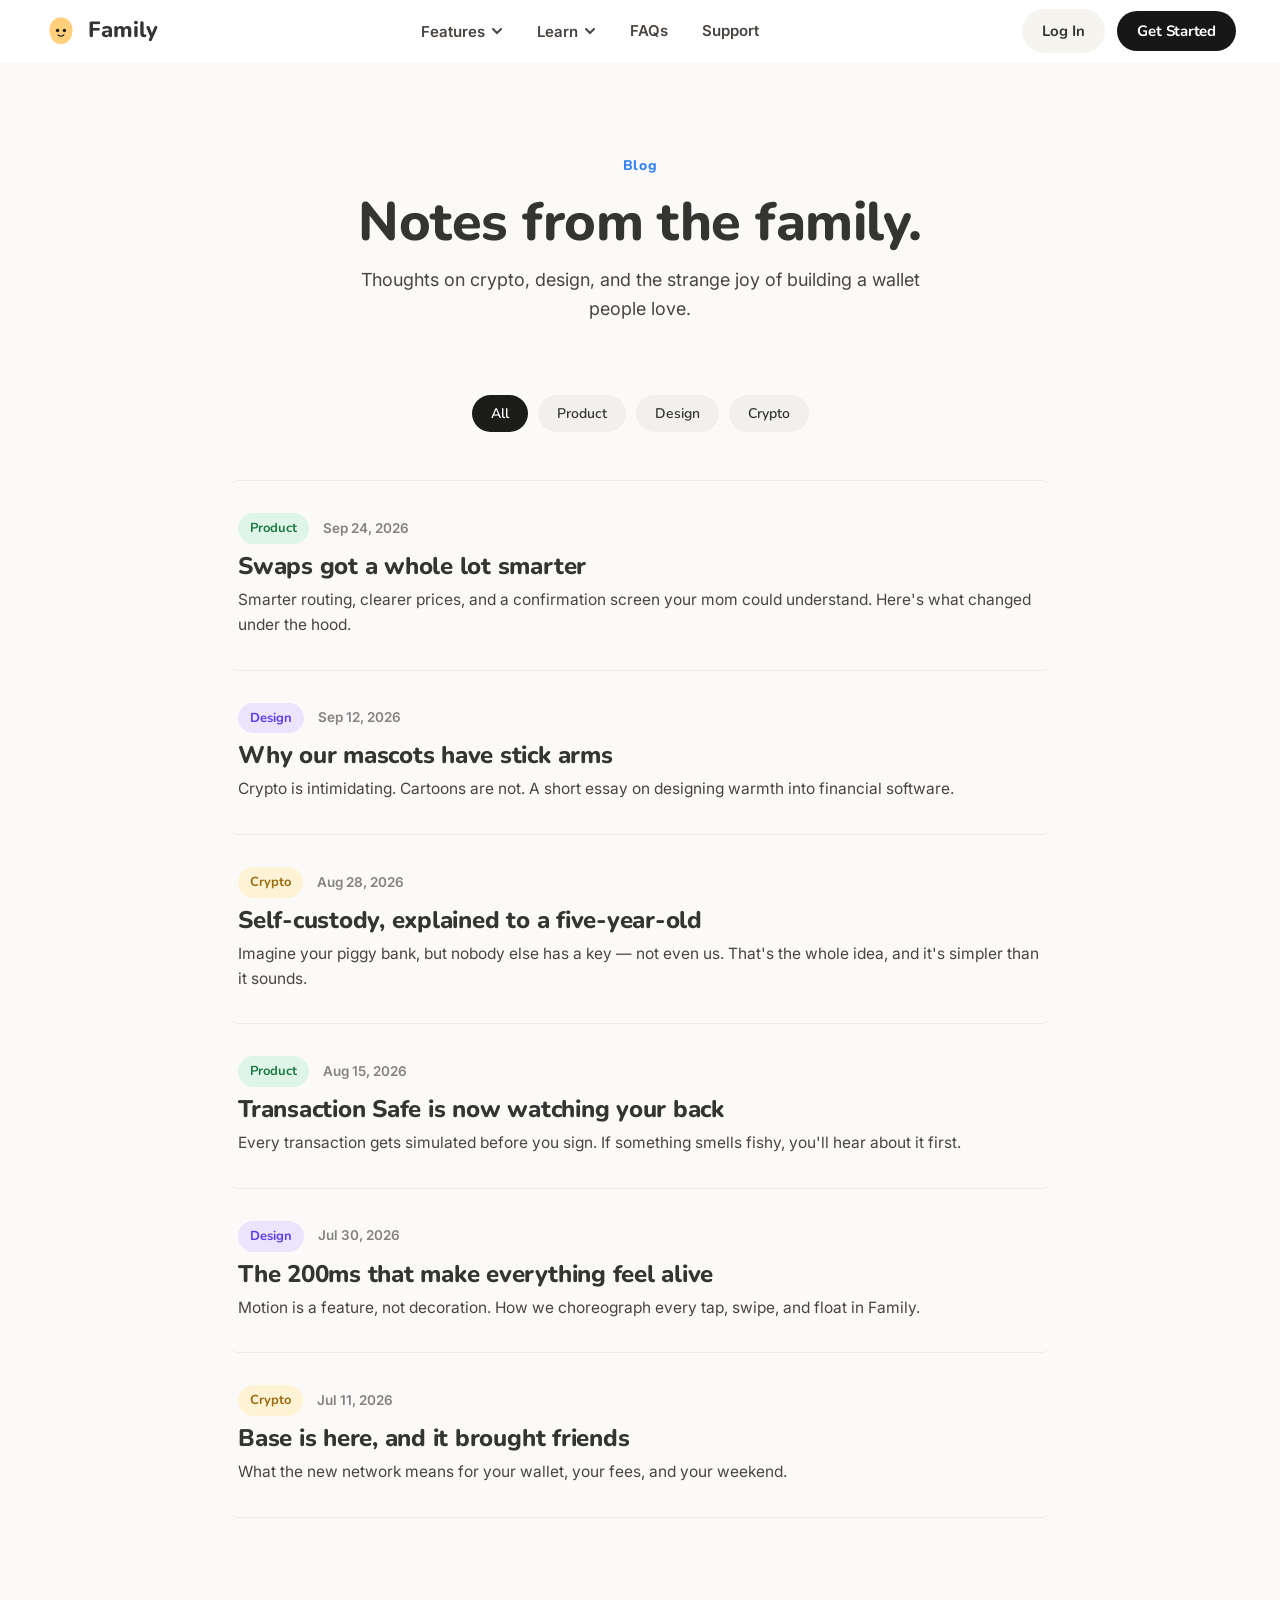
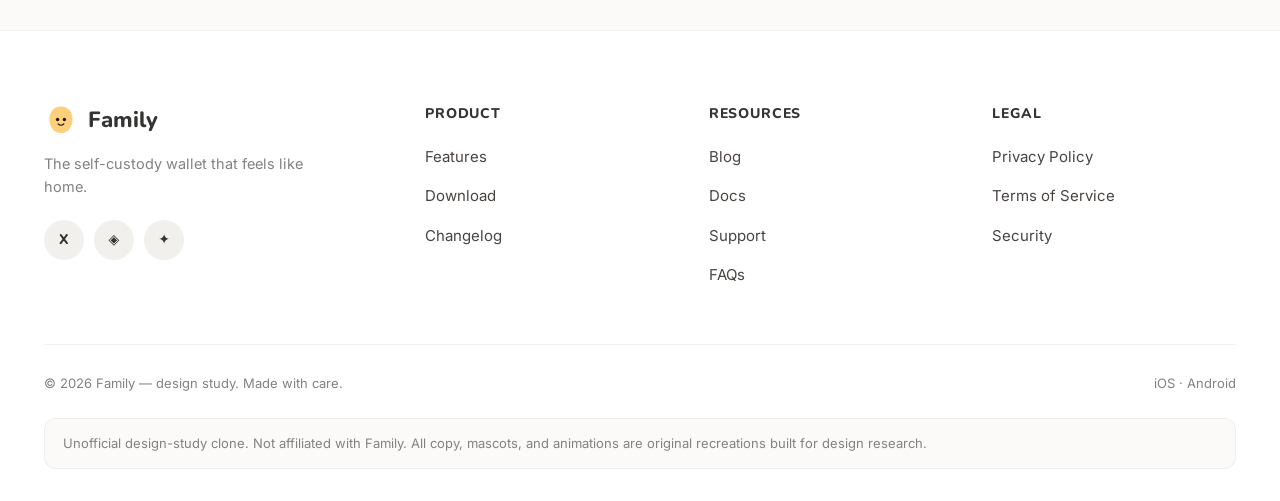
<file: blog.html>
<!DOCTYPE html>
<html lang="en">
<head>
  <meta charset="UTF-8">
  <meta name="viewport" content="width=device-width, initial-scale=1.0">
  <title>Blog — Family</title>
  <meta name="description" content="Family is the self-custody wallet that makes crypto feel effortless.">
  <link rel="preconnect" href="https://fonts.googleapis.com">
  <link rel="preconnect" href="https://fonts.gstatic.com" crossorigin>
  <link href="https://fonts.googleapis.com/css2?family=Nunito:wght@400;600;700;800&family=Inter:wght@400;500;600;700&display=swap" rel="stylesheet">
  <link rel="stylesheet" href="css/style.css">
</head>
<body>
  <div id="loadbar"></div>

  <header class="site-header">
    <div class="nav-inner">
      <a class="brand" href="index.html" aria-label="Family home">
        <svg class="brand-mark" viewBox="0 0 120 120" aria-hidden="true">
          <path d="M60 12 C90 12 104 38 100 66 C96 94 78 106 60 106 C42 106 24 94 20 66 C16 38 30 12 60 12 Z" fill="#FFCF7B"/>
          <circle cx="48" cy="58" r="6" fill="#1C1C1A"/>
          <circle cx="72" cy="58" r="6" fill="#1C1C1A"/>
          <path d="M50 74 Q60 83 70 74" stroke="#1C1C1A" stroke-width="4" fill="none" stroke-linecap="round"/>
        </svg>
        Family
      </a>
      <ul class="nav-links">
        <li class="has-drop">
          <button class="nav-link" aria-haspopup="true">Features
            <span class="chev"><svg width="12" height="12" viewBox="0 0 12 12"><path d="M2 4l4 4 4-4" stroke="currentColor" stroke-width="2" fill="none" stroke-linecap="round"/></svg></span>
          </button>
          <div class="drop">
            <a class="drop-item" href="index.html#features">
              <span class="drop-thumb" style="background:#D8ECFC">💼</span>
              <span><h4>Wallet</h4><p>Your money, at home. Every coin, one calm place.</p></span>
            </a>
            <a class="drop-item" href="index.html#send">
              <span class="drop-thumb" style="background:#DFF5E7">🔁</span>
              <span><h4>Swap</h4><p>Trade thousands of tokens at the best price, in seconds.</p></span>
            </a>
            <a class="drop-item" href="index.html#protect">
              <span class="drop-thumb" style="background:#ECE4FD">🔐</span>
              <span><h4>Backups</h4><p>Automatic encrypted backups. Lose your phone, keep your crypto.</p></span>
            </a>
          </div>
        </li>
        <li class="has-drop">
          <button class="nav-link" aria-haspopup="true">Learn
            <span class="chev"><svg width="12" height="12" viewBox="0 0 12 12"><path d="M2 4l4 4 4-4" stroke="currentColor" stroke-width="2" fill="none" stroke-linecap="round"/></svg></span>
          </button>
          <div class="drop">
            <a class="drop-item" href="blog.html">
              <span class="drop-thumb" style="background:#FFF3D6">📝</span>
              <span><h4>Blog</h4><p>Notes on crypto, design, and building Family.</p></span>
            </a>
            <a class="drop-item" href="changelog.html">
              <span class="drop-thumb" style="background:#FFE8DC">🧾</span>
              <span><h4>Changelog</h4><p>Every release, every improvement, in plain English.</p></span>
            </a>
            <a class="drop-item" href="docs.html">
              <span class="drop-thumb" style="background:#ECE4FD">📚</span>
              <span><h4>Docs</h4><p>Guides and references for getting the most out of Family.</p></span>
            </a>
          </div>
        </li>
        <li><a class="nav-link" href="faq.html">FAQs</a></li>
        <li><a class="nav-link" href="support.html">Support</a></li>
      </ul>
      <div class="nav-cta">
        <a class="nav-login" href="download.html">Log In</a>
        <a class="btn btn-dark btn-sm" href="download.html">Get Started</a>
        <button class="burger" aria-label="Menu"><svg width="24" height="24" viewBox="0 0 24 24"><path d="M4 7h16M4 12h16M4 17h16" stroke="currentColor" stroke-width="2" stroke-linecap="round"/></svg></button>
      </div>
    </div>
  </header>
  <div class="page-hero band-beige">
    <div class="wrap">
      <span class="eyebrow blue">Blog</span>
      <h1>Notes from the family.</h1>
      <p>Thoughts on crypto, design, and the strange joy of building a wallet people love.</p>
    </div>
  </div>
  <section class="band-beige" style="padding-top:24px">
    <div class="wrap">
      <div class="filter-row rv">
        <button class="pill active" data-filter="all">All</button>
        <button class="pill" data-filter="product">Product</button>
        <button class="pill" data-filter="design">Design</button>
        <button class="pill" data-filter="crypto">Crypto</button>
      </div>
      <div class="post-list">
        <a class="post-row rv" data-cat="product" href="blog.html">
          <div class="post-meta"><span class="chip" style="background:#DFF5E7;color:#1E7A45">Product</span><span class="post-date">Sep 24, 2026</span></div>
          <h3>Swaps got a whole lot smarter</h3>
          <p>Smarter routing, clearer prices, and a confirmation screen your mom could understand. Here's what changed under the hood.</p>
        </a>
        <a class="post-row rv" data-cat="design" href="blog.html">
          <div class="post-meta"><span class="chip" style="background:#ECE4FD;color:#5B3DF0">Design</span><span class="post-date">Sep 12, 2026</span></div>
          <h3>Why our mascots have stick arms</h3>
          <p>Crypto is intimidating. Cartoons are not. A short essay on designing warmth into financial software.</p>
        </a>
        <a class="post-row rv" data-cat="crypto" href="blog.html">
          <div class="post-meta"><span class="chip" style="background:#FFF3D6;color:#9A6B12">Crypto</span><span class="post-date">Aug 28, 2026</span></div>
          <h3>Self-custody, explained to a five-year-old</h3>
          <p>Imagine your piggy bank, but nobody else has a key — not even us. That's the whole idea, and it's simpler than it sounds.</p>
        </a>
        <a class="post-row rv" data-cat="product" href="blog.html">
          <div class="post-meta"><span class="chip" style="background:#DFF5E7;color:#1E7A45">Product</span><span class="post-date">Aug 15, 2026</span></div>
          <h3>Transaction Safe is now watching your back</h3>
          <p>Every transaction gets simulated before you sign. If something smells fishy, you'll hear about it first.</p>
        </a>
        <a class="post-row rv" data-cat="design" href="blog.html">
          <div class="post-meta"><span class="chip" style="background:#ECE4FD;color:#5B3DF0">Design</span><span class="post-date">Jul 30, 2026</span></div>
          <h3>The 200ms that make everything feel alive</h3>
          <p>Motion is a feature, not decoration. How we choreograph every tap, swipe, and float in Family.</p>
        </a>
        <a class="post-row rv" data-cat="crypto" href="blog.html">
          <div class="post-meta"><span class="chip" style="background:#FFF3D6;color:#9A6B12">Crypto</span><span class="post-date">Jul 11, 2026</span></div>
          <h3>Base is here, and it brought friends</h3>
          <p>What the new network means for your wallet, your fees, and your weekend.</p>
        </a>
      </div>
    </div>
  </section>

  <footer class="site-footer">
    <div class="wrap">
      <div class="foot-grid">
        <div class="foot-brand">
          <a class="brand" href="index.html">
            <svg class="brand-mark" viewBox="0 0 120 120"><path d="M60 12 C90 12 104 38 100 66 C96 94 78 106 60 106 C42 106 24 94 20 66 C16 38 30 12 60 12 Z" fill="#FFCF7B"/><circle cx="48" cy="58" r="6" fill="#1C1C1A"/><circle cx="72" cy="58" r="6" fill="#1C1C1A"/><path d="M50 74 Q60 83 70 74" stroke="#1C1C1A" stroke-width="4" fill="none" stroke-linecap="round"/></svg>
            Family
          </a>
          <p>The self-custody wallet that feels like home.</p>
          <div class="socials">
            <a href="#" aria-label="X">X</a>
            <a href="#" aria-label="Discord">&#9672;</a>
            <a href="#" aria-label="GitHub">&#10022;</a>
          </div>
        </div>
        <div class="foot-col">
          <h5>Product</h5>
          <ul><li><a href="index.html#features">Features</a></li><li><a href="download.html">Download</a></li><li><a href="changelog.html">Changelog</a></li></ul>
        </div>
        <div class="foot-col">
          <h5>Resources</h5>
          <ul><li><a href="blog.html">Blog</a></li><li><a href="docs.html">Docs</a></li><li><a href="support.html">Support</a></li><li><a href="faq.html">FAQs</a></li></ul>
        </div>
        <div class="foot-col">
          <h5>Legal</h5>
          <ul><li><a href="legal.html">Privacy Policy</a></li><li><a href="legal.html">Terms of Service</a></li><li><a href="legal.html">Security</a></li></ul>
        </div>
      </div>
      <div class="foot-bottom">
        <p>© <span class="js-year">2026</span> Family — design study. Made with care.</p>
        <p><a href="download.html">iOS</a> · <a href="download.html">Android</a></p>
      </div>
      <div class="disclaimer">Unofficial design-study clone. Not affiliated with Family. All copy, mascots, and animations are original recreations built for design research.</div>
    </div>
  </footer>
  <script src="js/main.js"></script>
</body>
</html>
</file>
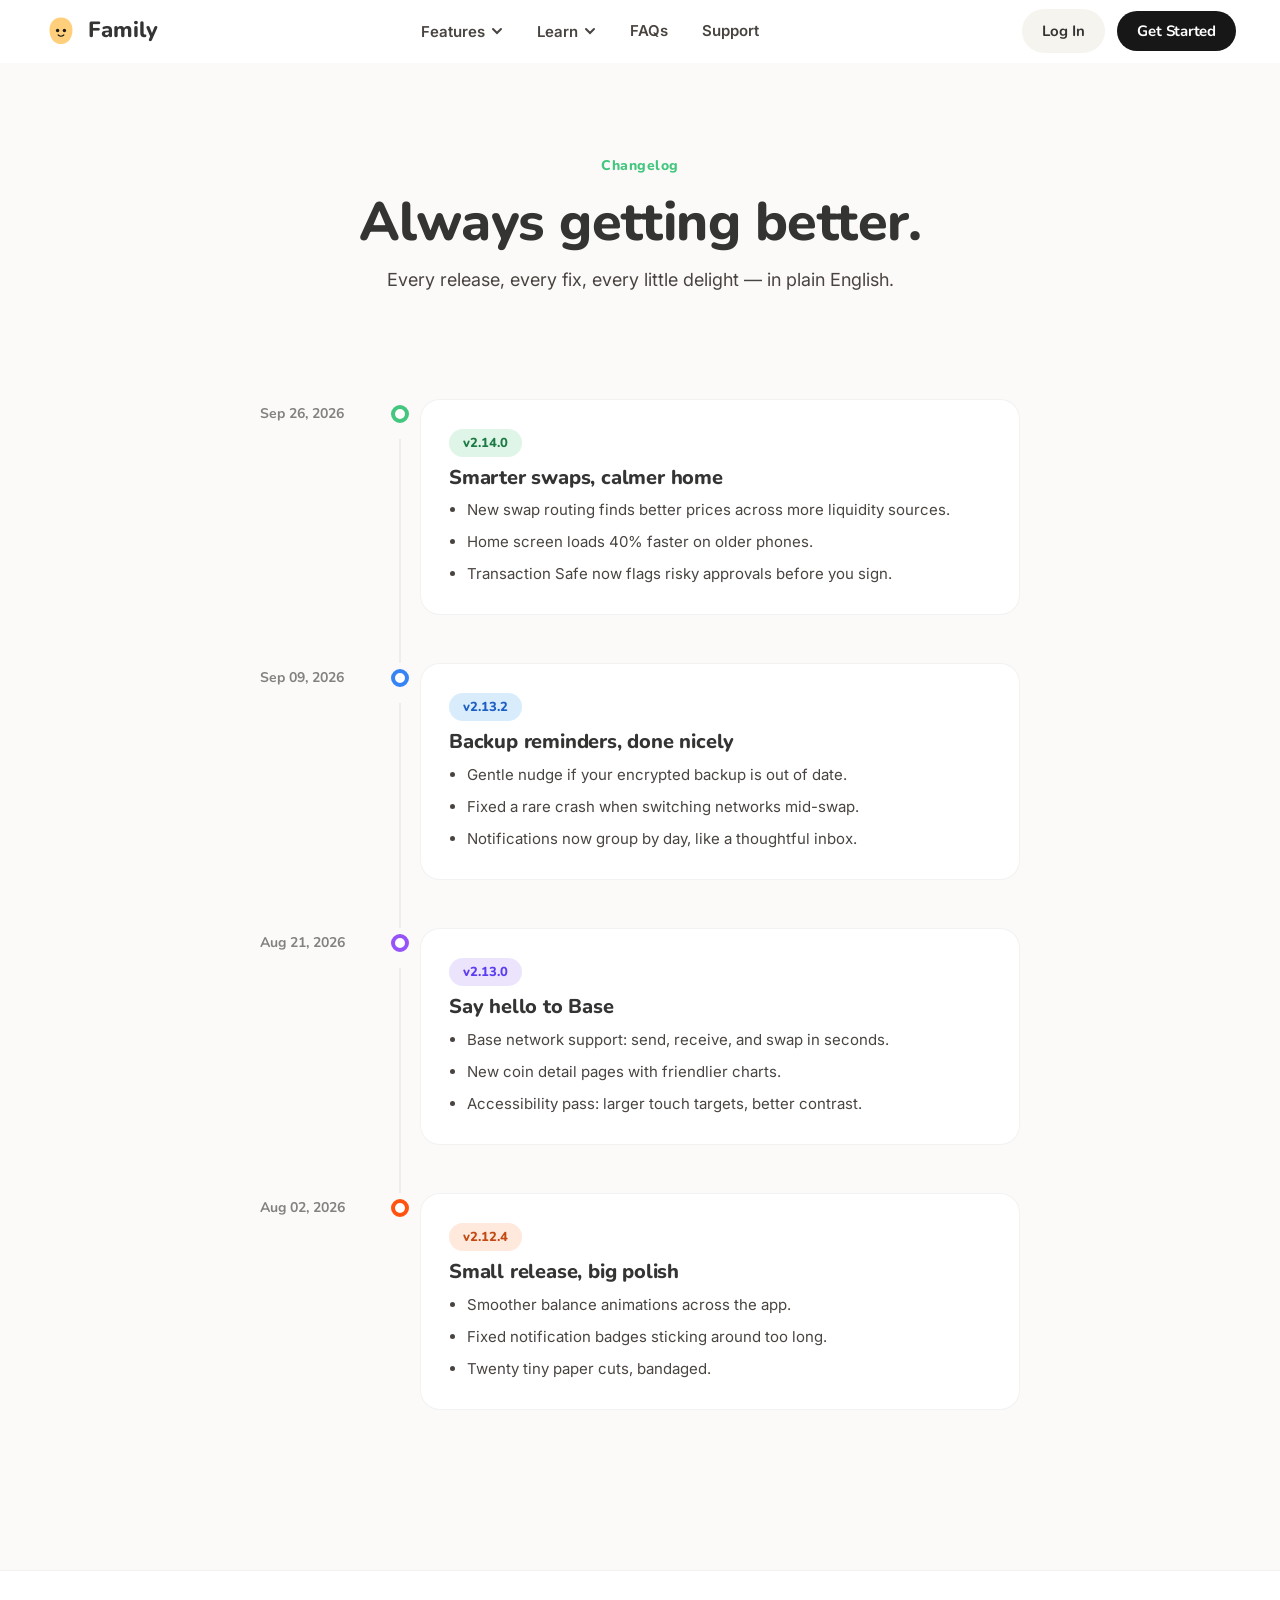
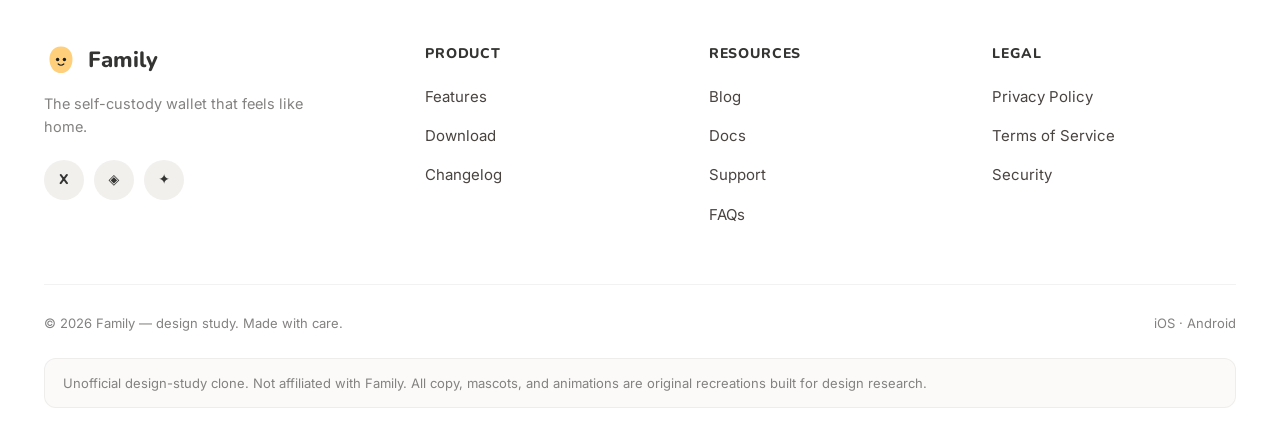
<file: changelog.html>
<!DOCTYPE html>
<html lang="en">
<head>
  <meta charset="UTF-8">
  <meta name="viewport" content="width=device-width, initial-scale=1.0">
  <title>Changelog — Family</title>
  <meta name="description" content="Family is the self-custody wallet that makes crypto feel effortless.">
  <link rel="preconnect" href="https://fonts.googleapis.com">
  <link rel="preconnect" href="https://fonts.gstatic.com" crossorigin>
  <link href="https://fonts.googleapis.com/css2?family=Nunito:wght@400;600;700;800&family=Inter:wght@400;500;600;700&display=swap" rel="stylesheet">
  <link rel="stylesheet" href="css/style.css">
</head>
<body>
  <div id="loadbar"></div>

  <header class="site-header">
    <div class="nav-inner">
      <a class="brand" href="index.html" aria-label="Family home">
        <svg class="brand-mark" viewBox="0 0 120 120" aria-hidden="true">
          <path d="M60 12 C90 12 104 38 100 66 C96 94 78 106 60 106 C42 106 24 94 20 66 C16 38 30 12 60 12 Z" fill="#FFCF7B"/>
          <circle cx="48" cy="58" r="6" fill="#1C1C1A"/>
          <circle cx="72" cy="58" r="6" fill="#1C1C1A"/>
          <path d="M50 74 Q60 83 70 74" stroke="#1C1C1A" stroke-width="4" fill="none" stroke-linecap="round"/>
        </svg>
        Family
      </a>
      <ul class="nav-links">
        <li class="has-drop">
          <button class="nav-link" aria-haspopup="true">Features
            <span class="chev"><svg width="12" height="12" viewBox="0 0 12 12"><path d="M2 4l4 4 4-4" stroke="currentColor" stroke-width="2" fill="none" stroke-linecap="round"/></svg></span>
          </button>
          <div class="drop">
            <a class="drop-item" href="index.html#features">
              <span class="drop-thumb" style="background:#D8ECFC">💼</span>
              <span><h4>Wallet</h4><p>Your money, at home. Every coin, one calm place.</p></span>
            </a>
            <a class="drop-item" href="index.html#send">
              <span class="drop-thumb" style="background:#DFF5E7">🔁</span>
              <span><h4>Swap</h4><p>Trade thousands of tokens at the best price, in seconds.</p></span>
            </a>
            <a class="drop-item" href="index.html#protect">
              <span class="drop-thumb" style="background:#ECE4FD">🔐</span>
              <span><h4>Backups</h4><p>Automatic encrypted backups. Lose your phone, keep your crypto.</p></span>
            </a>
          </div>
        </li>
        <li class="has-drop">
          <button class="nav-link" aria-haspopup="true">Learn
            <span class="chev"><svg width="12" height="12" viewBox="0 0 12 12"><path d="M2 4l4 4 4-4" stroke="currentColor" stroke-width="2" fill="none" stroke-linecap="round"/></svg></span>
          </button>
          <div class="drop">
            <a class="drop-item" href="blog.html">
              <span class="drop-thumb" style="background:#FFF3D6">📝</span>
              <span><h4>Blog</h4><p>Notes on crypto, design, and building Family.</p></span>
            </a>
            <a class="drop-item" href="changelog.html">
              <span class="drop-thumb" style="background:#FFE8DC">🧾</span>
              <span><h4>Changelog</h4><p>Every release, every improvement, in plain English.</p></span>
            </a>
            <a class="drop-item" href="docs.html">
              <span class="drop-thumb" style="background:#ECE4FD">📚</span>
              <span><h4>Docs</h4><p>Guides and references for getting the most out of Family.</p></span>
            </a>
          </div>
        </li>
        <li><a class="nav-link" href="faq.html">FAQs</a></li>
        <li><a class="nav-link" href="support.html">Support</a></li>
      </ul>
      <div class="nav-cta">
        <a class="nav-login" href="download.html">Log In</a>
        <a class="btn btn-dark btn-sm" href="download.html">Get Started</a>
        <button class="burger" aria-label="Menu"><svg width="24" height="24" viewBox="0 0 24 24"><path d="M4 7h16M4 12h16M4 17h16" stroke="currentColor" stroke-width="2" stroke-linecap="round"/></svg></button>
      </div>
    </div>
  </header>
  <div class="page-hero band-beige">
    <div class="wrap">
      <span class="eyebrow green">Changelog</span>
      <h1>Always getting better.</h1>
      <p>Every release, every fix, every little delight — in plain English.</p>
    </div>
  </div>
  <section class="band-beige" style="padding-top:24px">
    <div class="wrap">
      <div class="cl-wrap">
        <div class="cl-entry rv">
          <div class="cl-date">Sep 26, 2026</div>
          <div class="cl-rail"><span class="cl-dot"></span></div>
          <div class="cl-card">
            <span class="ver-badge">v2.14.0</span>
            <h3>Smarter swaps, calmer home</h3>
            <ul>
              <li>New swap routing finds better prices across more liquidity sources.</li>
              <li>Home screen loads 40% faster on older phones.</li>
              <li>Transaction Safe now flags risky approvals before you sign.</li>
            </ul>
          </div>
        </div>
        <div class="cl-entry rv">
          <div class="cl-date">Sep 09, 2026</div>
          <div class="cl-rail"><span class="cl-dot" style="border-color:var(--blue)"></span></div>
          <div class="cl-card">
            <span class="ver-badge" style="background:#D8ECFC;color:#1D5FC2">v2.13.2</span>
            <h3>Backup reminders, done nicely</h3>
            <ul>
              <li>Gentle nudge if your encrypted backup is out of date.</li>
              <li>Fixed a rare crash when switching networks mid-swap.</li>
              <li>Notifications now group by day, like a thoughtful inbox.</li>
            </ul>
          </div>
        </div>
        <div class="cl-entry rv">
          <div class="cl-date">Aug 21, 2026</div>
          <div class="cl-rail"><span class="cl-dot" style="border-color:var(--purple)"></span></div>
          <div class="cl-card">
            <span class="ver-badge" style="background:#ECE4FD;color:#5B3DF0">v2.13.0</span>
            <h3>Say hello to Base</h3>
            <ul>
              <li>Base network support: send, receive, and swap in seconds.</li>
              <li>New coin detail pages with friendlier charts.</li>
              <li>Accessibility pass: larger touch targets, better contrast.</li>
            </ul>
          </div>
        </div>
        <div class="cl-entry rv">
          <div class="cl-date">Aug 02, 2026</div>
          <div class="cl-rail"><span class="cl-dot" style="border-color:var(--orange)"></span></div>
          <div class="cl-card">
            <span class="ver-badge" style="background:#FFE8DC;color:#C24A12">v2.12.4</span>
            <h3>Small release, big polish</h3>
            <ul>
              <li>Smoother balance animations across the app.</li>
              <li>Fixed notification badges sticking around too long.</li>
              <li>Twenty tiny paper cuts, bandaged.</li>
            </ul>
          </div>
        </div>
      </div>
    </div>
  </section>

  <footer class="site-footer">
    <div class="wrap">
      <div class="foot-grid">
        <div class="foot-brand">
          <a class="brand" href="index.html">
            <svg class="brand-mark" viewBox="0 0 120 120"><path d="M60 12 C90 12 104 38 100 66 C96 94 78 106 60 106 C42 106 24 94 20 66 C16 38 30 12 60 12 Z" fill="#FFCF7B"/><circle cx="48" cy="58" r="6" fill="#1C1C1A"/><circle cx="72" cy="58" r="6" fill="#1C1C1A"/><path d="M50 74 Q60 83 70 74" stroke="#1C1C1A" stroke-width="4" fill="none" stroke-linecap="round"/></svg>
            Family
          </a>
          <p>The self-custody wallet that feels like home.</p>
          <div class="socials">
            <a href="#" aria-label="X">X</a>
            <a href="#" aria-label="Discord">&#9672;</a>
            <a href="#" aria-label="GitHub">&#10022;</a>
          </div>
        </div>
        <div class="foot-col">
          <h5>Product</h5>
          <ul><li><a href="index.html#features">Features</a></li><li><a href="download.html">Download</a></li><li><a href="changelog.html">Changelog</a></li></ul>
        </div>
        <div class="foot-col">
          <h5>Resources</h5>
          <ul><li><a href="blog.html">Blog</a></li><li><a href="docs.html">Docs</a></li><li><a href="support.html">Support</a></li><li><a href="faq.html">FAQs</a></li></ul>
        </div>
        <div class="foot-col">
          <h5>Legal</h5>
          <ul><li><a href="legal.html">Privacy Policy</a></li><li><a href="legal.html">Terms of Service</a></li><li><a href="legal.html">Security</a></li></ul>
        </div>
      </div>
      <div class="foot-bottom">
        <p>© <span class="js-year">2026</span> Family — design study. Made with care.</p>
        <p><a href="download.html">iOS</a> · <a href="download.html">Android</a></p>
      </div>
      <div class="disclaimer">Unofficial design-study clone. Not affiliated with Family. All copy, mascots, and animations are original recreations built for design research.</div>
    </div>
  </footer>
  <script src="js/main.js"></script>
</body>
</html>
</file>
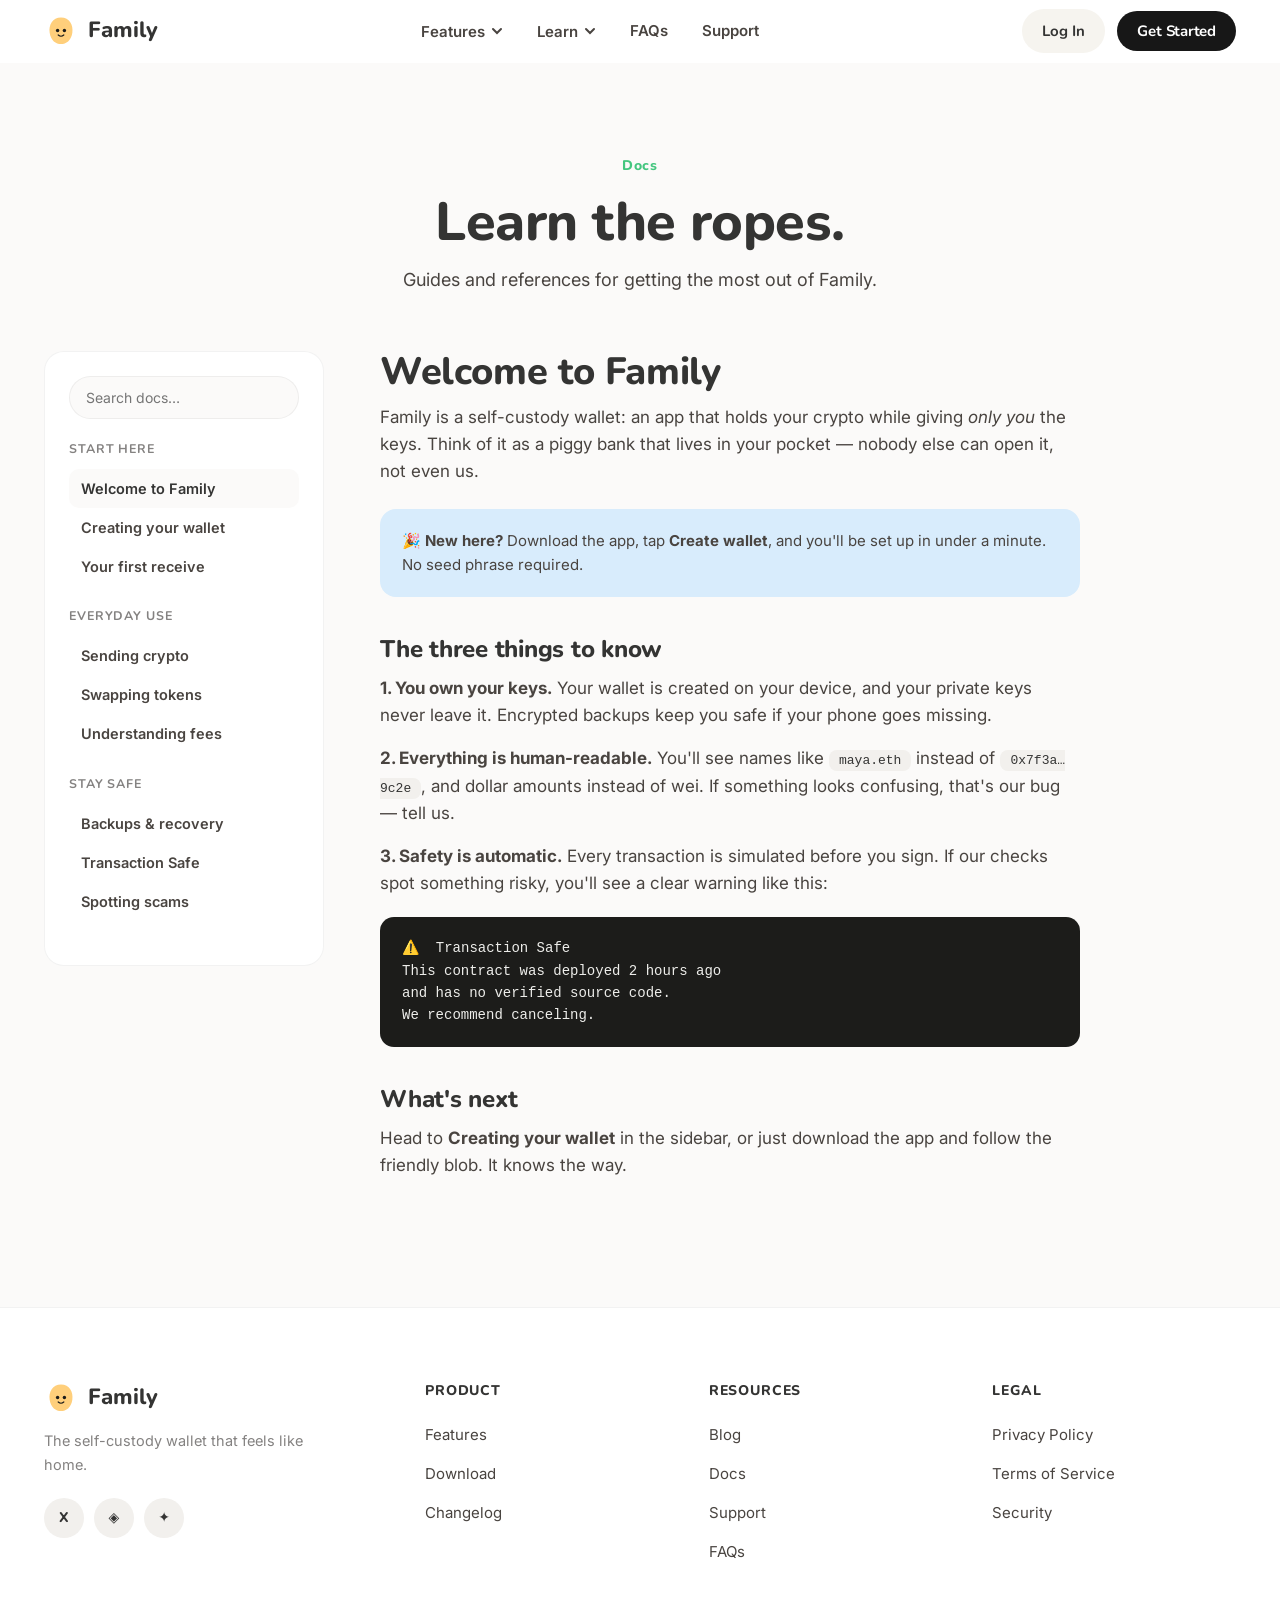
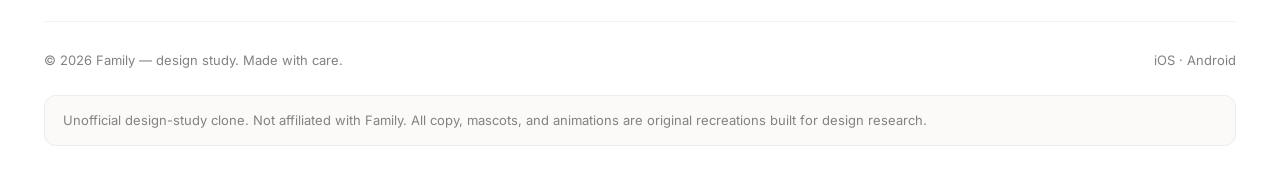
<file: docs.html>
<!DOCTYPE html>
<html lang="en">
<head>
  <meta charset="UTF-8">
  <meta name="viewport" content="width=device-width, initial-scale=1.0">
  <title>Docs — Family</title>
  <meta name="description" content="Family is the self-custody wallet that makes crypto feel effortless.">
  <link rel="preconnect" href="https://fonts.googleapis.com">
  <link rel="preconnect" href="https://fonts.gstatic.com" crossorigin>
  <link href="https://fonts.googleapis.com/css2?family=Nunito:wght@400;600;700;800&family=Inter:wght@400;500;600;700&display=swap" rel="stylesheet">
  <link rel="stylesheet" href="css/style.css">
</head>
<body>
  <div id="loadbar"></div>

  <header class="site-header">
    <div class="nav-inner">
      <a class="brand" href="index.html" aria-label="Family home">
        <svg class="brand-mark" viewBox="0 0 120 120" aria-hidden="true">
          <path d="M60 12 C90 12 104 38 100 66 C96 94 78 106 60 106 C42 106 24 94 20 66 C16 38 30 12 60 12 Z" fill="#FFCF7B"/>
          <circle cx="48" cy="58" r="6" fill="#1C1C1A"/>
          <circle cx="72" cy="58" r="6" fill="#1C1C1A"/>
          <path d="M50 74 Q60 83 70 74" stroke="#1C1C1A" stroke-width="4" fill="none" stroke-linecap="round"/>
        </svg>
        Family
      </a>
      <ul class="nav-links">
        <li class="has-drop">
          <button class="nav-link" aria-haspopup="true">Features
            <span class="chev"><svg width="12" height="12" viewBox="0 0 12 12"><path d="M2 4l4 4 4-4" stroke="currentColor" stroke-width="2" fill="none" stroke-linecap="round"/></svg></span>
          </button>
          <div class="drop">
            <a class="drop-item" href="index.html#features">
              <span class="drop-thumb" style="background:#D8ECFC">💼</span>
              <span><h4>Wallet</h4><p>Your money, at home. Every coin, one calm place.</p></span>
            </a>
            <a class="drop-item" href="index.html#send">
              <span class="drop-thumb" style="background:#DFF5E7">🔁</span>
              <span><h4>Swap</h4><p>Trade thousands of tokens at the best price, in seconds.</p></span>
            </a>
            <a class="drop-item" href="index.html#protect">
              <span class="drop-thumb" style="background:#ECE4FD">🔐</span>
              <span><h4>Backups</h4><p>Automatic encrypted backups. Lose your phone, keep your crypto.</p></span>
            </a>
          </div>
        </li>
        <li class="has-drop">
          <button class="nav-link" aria-haspopup="true">Learn
            <span class="chev"><svg width="12" height="12" viewBox="0 0 12 12"><path d="M2 4l4 4 4-4" stroke="currentColor" stroke-width="2" fill="none" stroke-linecap="round"/></svg></span>
          </button>
          <div class="drop">
            <a class="drop-item" href="blog.html">
              <span class="drop-thumb" style="background:#FFF3D6">📝</span>
              <span><h4>Blog</h4><p>Notes on crypto, design, and building Family.</p></span>
            </a>
            <a class="drop-item" href="changelog.html">
              <span class="drop-thumb" style="background:#FFE8DC">🧾</span>
              <span><h4>Changelog</h4><p>Every release, every improvement, in plain English.</p></span>
            </a>
            <a class="drop-item" href="docs.html">
              <span class="drop-thumb" style="background:#ECE4FD">📚</span>
              <span><h4>Docs</h4><p>Guides and references for getting the most out of Family.</p></span>
            </a>
          </div>
        </li>
        <li><a class="nav-link" href="faq.html">FAQs</a></li>
        <li><a class="nav-link" href="support.html">Support</a></li>
      </ul>
      <div class="nav-cta">
        <a class="nav-login" href="download.html">Log In</a>
        <a class="btn btn-dark btn-sm" href="download.html">Get Started</a>
        <button class="burger" aria-label="Menu"><svg width="24" height="24" viewBox="0 0 24 24"><path d="M4 7h16M4 12h16M4 17h16" stroke="currentColor" stroke-width="2" stroke-linecap="round"/></svg></button>
      </div>
    </div>
  </header>
  <div class="page-hero band-beige" style="padding-bottom:56px">
    <div class="wrap">
      <span class="eyebrow green">Docs</span>
      <h1>Learn the ropes.</h1>
      <p>Guides and references for getting the most out of Family.</p>
    </div>
  </div>
  <div class="docs-layout">
    <aside class="docs-side rv">
      <input type="search" placeholder="Search docs…" aria-label="Search docs">
      <div class="docs-sec">
        <h5>Start here</h5>
        <a href="docs.html" class="on">Welcome to Family</a>
        <a href="docs.html">Creating your wallet</a>
        <a href="docs.html">Your first receive</a>
      </div>
      <div class="docs-sec">
        <h5>Everyday use</h5>
        <a href="docs.html">Sending crypto</a>
        <a href="docs.html">Swapping tokens</a>
        <a href="docs.html">Understanding fees</a>
      </div>
      <div class="docs-sec">
        <h5>Stay safe</h5>
        <a href="docs.html">Backups & recovery</a>
        <a href="docs.html">Transaction Safe</a>
        <a href="docs.html">Spotting scams</a>
      </div>
    </aside>
    <article class="docs-article">
      <h1 class="rv">Welcome to Family</h1>
      <p class="rv">Family is a self-custody wallet: an app that holds your crypto while giving <em>only you</em> the keys. Think of it as a piggy bank that lives in your pocket — nobody else can open it, not even us.</p>
      <div class="callout rv">🎉 <b>New here?</b> Download the app, tap <b>Create wallet</b>, and you'll be set up in under a minute. No seed phrase required.</div>
      <h2 class="rv">The three things to know</h2>
      <p class="rv"><b>1. You own your keys.</b> Your wallet is created on your device, and your private keys never leave it. Encrypted backups keep you safe if your phone goes missing.</p>
      <p class="rv"><b>2. Everything is human-readable.</b> You'll see names like <span class="code-chip">maya.eth</span> instead of <span class="code-chip">0x7f3a…9c2e</span>, and dollar amounts instead of wei. If something looks confusing, that's our bug — tell us.</p>
      <p class="rv"><b>3. Safety is automatic.</b> Every transaction is simulated before you sign. If our checks spot something risky, you'll see a clear warning like this:</p>
      <pre class="rv"><code>⚠️  Transaction Safe
This contract was deployed 2 hours ago
and has no verified source code.
We recommend canceling.</code></pre>
      <h2 class="rv">What's next</h2>
      <p class="rv">Head to <b>Creating your wallet</b> in the sidebar, or just download the app and follow the friendly blob. It knows the way.</p>
    </article>
  </div>

  <footer class="site-footer">
    <div class="wrap">
      <div class="foot-grid">
        <div class="foot-brand">
          <a class="brand" href="index.html">
            <svg class="brand-mark" viewBox="0 0 120 120"><path d="M60 12 C90 12 104 38 100 66 C96 94 78 106 60 106 C42 106 24 94 20 66 C16 38 30 12 60 12 Z" fill="#FFCF7B"/><circle cx="48" cy="58" r="6" fill="#1C1C1A"/><circle cx="72" cy="58" r="6" fill="#1C1C1A"/><path d="M50 74 Q60 83 70 74" stroke="#1C1C1A" stroke-width="4" fill="none" stroke-linecap="round"/></svg>
            Family
          </a>
          <p>The self-custody wallet that feels like home.</p>
          <div class="socials">
            <a href="#" aria-label="X">X</a>
            <a href="#" aria-label="Discord">&#9672;</a>
            <a href="#" aria-label="GitHub">&#10022;</a>
          </div>
        </div>
        <div class="foot-col">
          <h5>Product</h5>
          <ul><li><a href="index.html#features">Features</a></li><li><a href="download.html">Download</a></li><li><a href="changelog.html">Changelog</a></li></ul>
        </div>
        <div class="foot-col">
          <h5>Resources</h5>
          <ul><li><a href="blog.html">Blog</a></li><li><a href="docs.html">Docs</a></li><li><a href="support.html">Support</a></li><li><a href="faq.html">FAQs</a></li></ul>
        </div>
        <div class="foot-col">
          <h5>Legal</h5>
          <ul><li><a href="legal.html">Privacy Policy</a></li><li><a href="legal.html">Terms of Service</a></li><li><a href="legal.html">Security</a></li></ul>
        </div>
      </div>
      <div class="foot-bottom">
        <p>© <span class="js-year">2026</span> Family — design study. Made with care.</p>
        <p><a href="download.html">iOS</a> · <a href="download.html">Android</a></p>
      </div>
      <div class="disclaimer">Unofficial design-study clone. Not affiliated with Family. All copy, mascots, and animations are original recreations built for design research.</div>
    </div>
  </footer>
  <script src="js/main.js"></script>
</body>
</html>
</file>
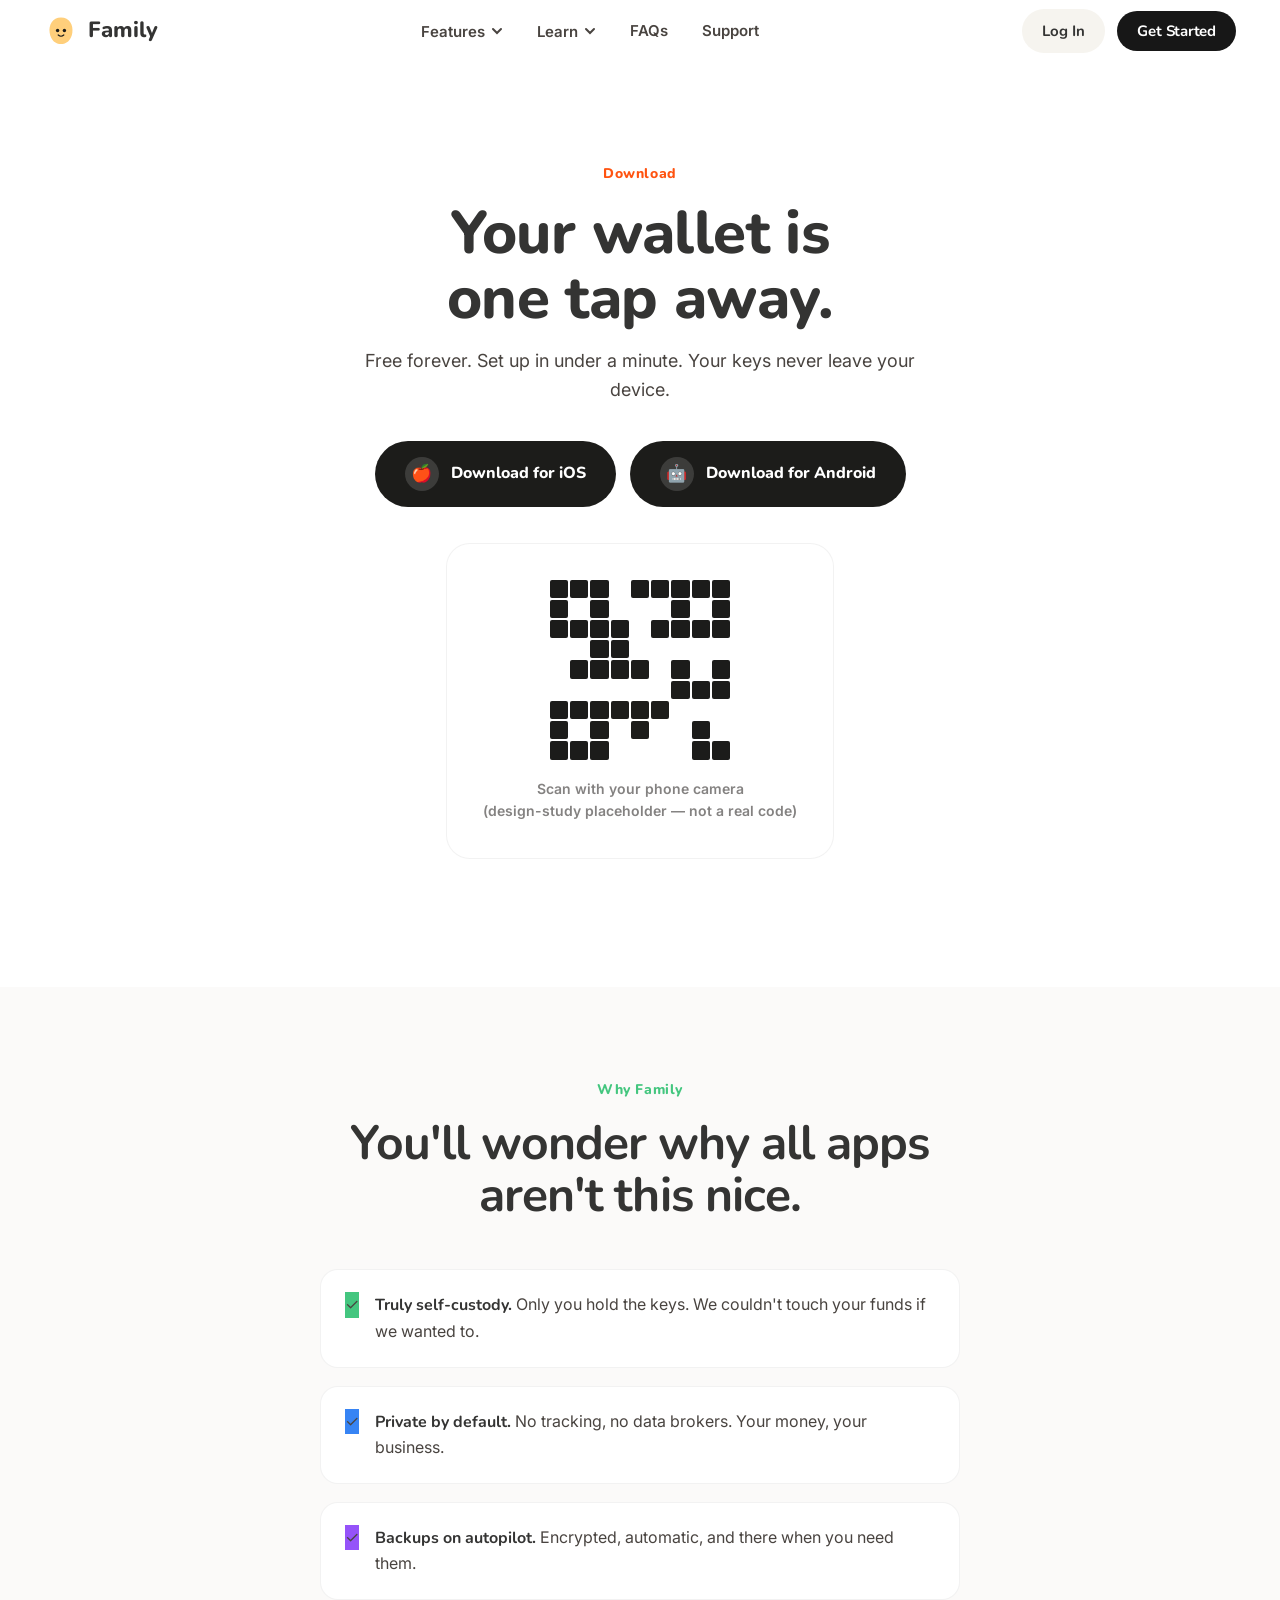
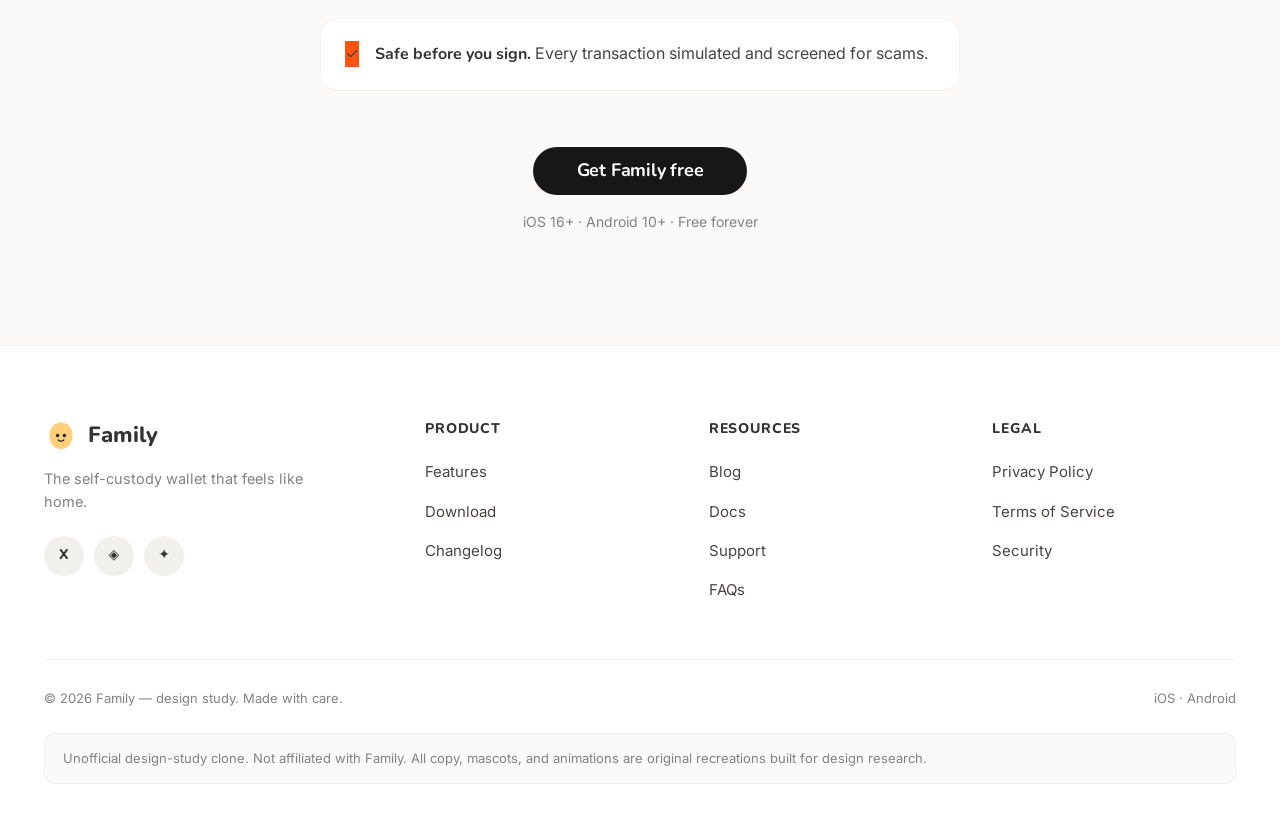
<file: download.html>
<!DOCTYPE html>
<html lang="en">
<head>
  <meta charset="UTF-8">
  <meta name="viewport" content="width=device-width, initial-scale=1.0">
  <title>Download — Family</title>
  <meta name="description" content="Family is the self-custody wallet that makes crypto feel effortless.">
  <link rel="preconnect" href="https://fonts.googleapis.com">
  <link rel="preconnect" href="https://fonts.gstatic.com" crossorigin>
  <link href="https://fonts.googleapis.com/css2?family=Nunito:wght@400;600;700;800&family=Inter:wght@400;500;600;700&display=swap" rel="stylesheet">
  <link rel="stylesheet" href="css/style.css">
</head>
<body>
  <div id="loadbar"></div>

  <header class="site-header">
    <div class="nav-inner">
      <a class="brand" href="index.html" aria-label="Family home">
        <svg class="brand-mark" viewBox="0 0 120 120" aria-hidden="true">
          <path d="M60 12 C90 12 104 38 100 66 C96 94 78 106 60 106 C42 106 24 94 20 66 C16 38 30 12 60 12 Z" fill="#FFCF7B"/>
          <circle cx="48" cy="58" r="6" fill="#1C1C1A"/>
          <circle cx="72" cy="58" r="6" fill="#1C1C1A"/>
          <path d="M50 74 Q60 83 70 74" stroke="#1C1C1A" stroke-width="4" fill="none" stroke-linecap="round"/>
        </svg>
        Family
      </a>
      <ul class="nav-links">
        <li class="has-drop">
          <button class="nav-link" aria-haspopup="true">Features
            <span class="chev"><svg width="12" height="12" viewBox="0 0 12 12"><path d="M2 4l4 4 4-4" stroke="currentColor" stroke-width="2" fill="none" stroke-linecap="round"/></svg></span>
          </button>
          <div class="drop">
            <a class="drop-item" href="index.html#features">
              <span class="drop-thumb" style="background:#D8ECFC">💼</span>
              <span><h4>Wallet</h4><p>Your money, at home. Every coin, one calm place.</p></span>
            </a>
            <a class="drop-item" href="index.html#send">
              <span class="drop-thumb" style="background:#DFF5E7">🔁</span>
              <span><h4>Swap</h4><p>Trade thousands of tokens at the best price, in seconds.</p></span>
            </a>
            <a class="drop-item" href="index.html#protect">
              <span class="drop-thumb" style="background:#ECE4FD">🔐</span>
              <span><h4>Backups</h4><p>Automatic encrypted backups. Lose your phone, keep your crypto.</p></span>
            </a>
          </div>
        </li>
        <li class="has-drop">
          <button class="nav-link" aria-haspopup="true">Learn
            <span class="chev"><svg width="12" height="12" viewBox="0 0 12 12"><path d="M2 4l4 4 4-4" stroke="currentColor" stroke-width="2" fill="none" stroke-linecap="round"/></svg></span>
          </button>
          <div class="drop">
            <a class="drop-item" href="blog.html">
              <span class="drop-thumb" style="background:#FFF3D6">📝</span>
              <span><h4>Blog</h4><p>Notes on crypto, design, and building Family.</p></span>
            </a>
            <a class="drop-item" href="changelog.html">
              <span class="drop-thumb" style="background:#FFE8DC">🧾</span>
              <span><h4>Changelog</h4><p>Every release, every improvement, in plain English.</p></span>
            </a>
            <a class="drop-item" href="docs.html">
              <span class="drop-thumb" style="background:#ECE4FD">📚</span>
              <span><h4>Docs</h4><p>Guides and references for getting the most out of Family.</p></span>
            </a>
          </div>
        </li>
        <li><a class="nav-link" href="faq.html">FAQs</a></li>
        <li><a class="nav-link" href="support.html">Support</a></li>
      </ul>
      <div class="nav-cta">
        <a class="nav-login" href="download.html">Log In</a>
        <a class="btn btn-dark btn-sm" href="download.html">Get Started</a>
        <button class="burger" aria-label="Menu"><svg width="24" height="24" viewBox="0 0 24 24"><path d="M4 7h16M4 12h16M4 17h16" stroke="currentColor" stroke-width="2" stroke-linecap="round"/></svg></button>
      </div>
    </div>
  </header>
  <div class="dl-hero band-white">
    <div class="wrap">
      <span class="eyebrow orange rv">Download</span>
      <h1 class="rv" style="--rd:.05s">Your wallet is<br>one tap away.</h1>
      <p class="lede rv" style="--rd:.1s;max-width:560px;margin:0 auto">Free forever. Set up in under a minute. Your keys never leave your device.</p>
      <div class="platform-row rv" style="--rd:.15s">
        <a class="plat-pill" href="download.html"><span class="os">🍎</span>Download for iOS</a>
        <a class="plat-pill" href="download.html"><span class="os">🤖</span>Download for Android</a>
      </div>
      <div class="qr-card rv" style="--rd:.2s">
        <div class="qr-fake">
          <div class="qr-grid" id="qr"></div>
          <p style="font-size:14px;color:var(--muted);font-weight:600">Scan with your phone camera<br>(design-study placeholder — not a real code)</p>
        </div>
      </div>
    </div>
  </div>
  <section class="band-beige" style="padding-top:88px">
    <div class="wrap">
      <div class="center" style="margin-bottom:48px">
        <span class="eyebrow green rv">Why Family</span>
        <h2 class="h2 rv" style="--rd:.05s">You'll wonder why all apps<br>aren't this nice.</h2>
      </div>
      <ul class="dl-bullets">
        <li class="rv"><span class="check-dot" style="background:var(--green)">✓</span><span><b>Truly self-custody.</b> Only you hold the keys. We couldn't touch your funds if we wanted to.</span></li>
        <li class="rv" style="--rd:.06s"><span class="check-dot" style="background:var(--blue)">✓</span><span><b>Private by default.</b> No tracking, no data brokers. Your money, your business.</span></li>
        <li class="rv" style="--rd:.12s"><span class="check-dot" style="background:var(--purple)">✓</span><span><b>Backups on autopilot.</b> Encrypted, automatic, and there when you need them.</span></li>
        <li class="rv" style="--rd:.18s"><span class="check-dot" style="background:var(--orange)">✓</span><span><b>Safe before you sign.</b> Every transaction simulated and screened for scams.</span></li>
      </ul>
      <div class="center rv" style="margin-top:56px">
        <a class="btn btn-dark" href="download.html" style="font-size:18px;padding:18px 44px">Get Family free</a>
        <p style="margin-top:16px;font-size:14px;color:var(--muted)">iOS 16+ · Android 10+ · Free forever</p>
      </div>
    </div>
  </section>
  <script>
    // decorative QR-style placeholder (not a real code) — deterministic pattern
    (function () {
      var qr = document.getElementById("qr");
      if (!qr) return;
      var seed = 42;
      function rnd() { seed = (seed * 16807) % 2147483647; return seed / 2147483647; }
      function inFinder(r, c) {
        return (r <= 2 && c <= 2) || (r <= 2 && c >= 6) || (r >= 6 && c <= 2);
      }
      function finderOn(r, c) {
        var lr = r <= 2 ? r : r - 6, lc = c <= 2 ? c : c - 6;
        return !(lr === 1 && lc === 1); // hollow center
      }
      for (var r = 0; r < 9; r++) {
        for (var c = 0; c < 9; c++) {
          var i = document.createElement("i");
          var on = inFinder(r, c) ? finderOn(r, c) : rnd() > 0.52;
          if (!on) i.className = "w";
          qr.appendChild(i);
        }
      }
    })();
  </script>

  <footer class="site-footer">
    <div class="wrap">
      <div class="foot-grid">
        <div class="foot-brand">
          <a class="brand" href="index.html">
            <svg class="brand-mark" viewBox="0 0 120 120"><path d="M60 12 C90 12 104 38 100 66 C96 94 78 106 60 106 C42 106 24 94 20 66 C16 38 30 12 60 12 Z" fill="#FFCF7B"/><circle cx="48" cy="58" r="6" fill="#1C1C1A"/><circle cx="72" cy="58" r="6" fill="#1C1C1A"/><path d="M50 74 Q60 83 70 74" stroke="#1C1C1A" stroke-width="4" fill="none" stroke-linecap="round"/></svg>
            Family
          </a>
          <p>The self-custody wallet that feels like home.</p>
          <div class="socials">
            <a href="#" aria-label="X">X</a>
            <a href="#" aria-label="Discord">&#9672;</a>
            <a href="#" aria-label="GitHub">&#10022;</a>
          </div>
        </div>
        <div class="foot-col">
          <h5>Product</h5>
          <ul><li><a href="index.html#features">Features</a></li><li><a href="download.html">Download</a></li><li><a href="changelog.html">Changelog</a></li></ul>
        </div>
        <div class="foot-col">
          <h5>Resources</h5>
          <ul><li><a href="blog.html">Blog</a></li><li><a href="docs.html">Docs</a></li><li><a href="support.html">Support</a></li><li><a href="faq.html">FAQs</a></li></ul>
        </div>
        <div class="foot-col">
          <h5>Legal</h5>
          <ul><li><a href="legal.html">Privacy Policy</a></li><li><a href="legal.html">Terms of Service</a></li><li><a href="legal.html">Security</a></li></ul>
        </div>
      </div>
      <div class="foot-bottom">
        <p>© <span class="js-year">2026</span> Family — design study. Made with care.</p>
        <p><a href="download.html">iOS</a> · <a href="download.html">Android</a></p>
      </div>
      <div class="disclaimer">Unofficial design-study clone. Not affiliated with Family. All copy, mascots, and animations are original recreations built for design research.</div>
    </div>
  </footer>
  <script src="js/main.js"></script>
</body>
</html>
</file>
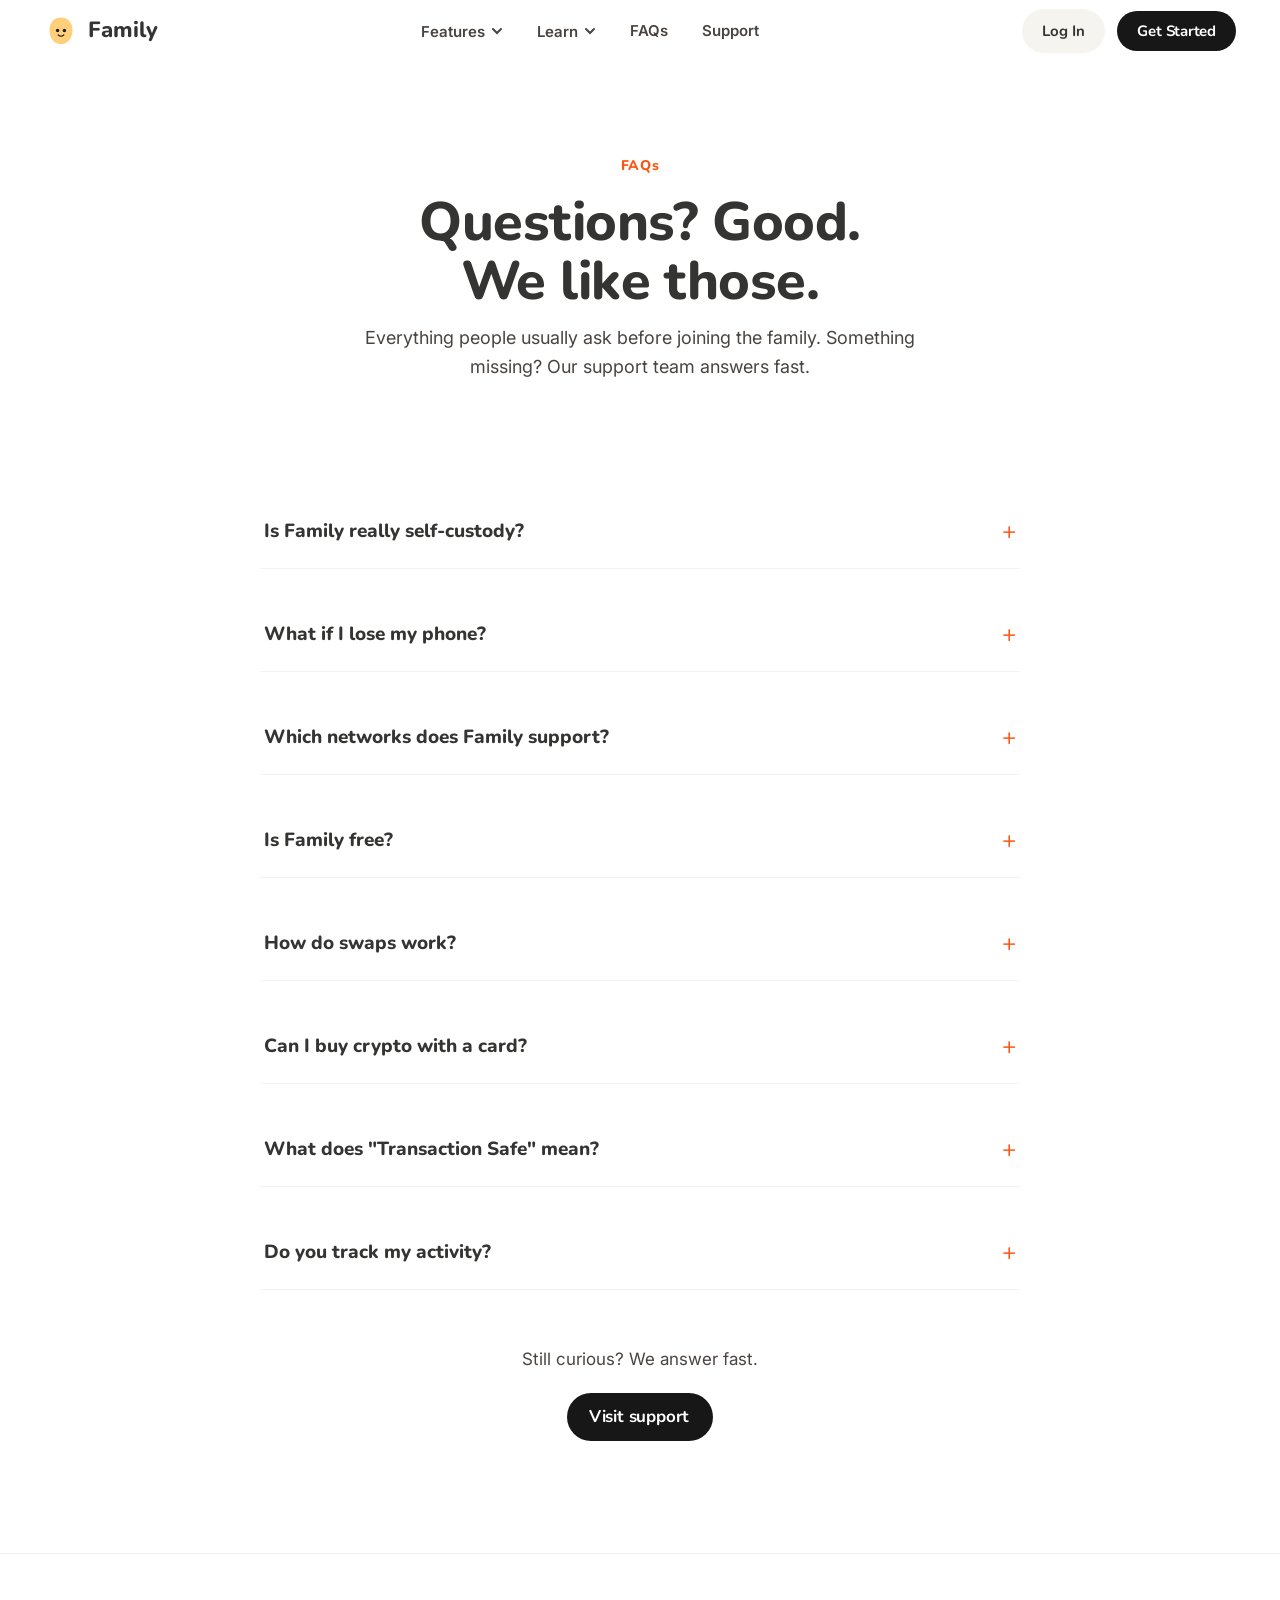
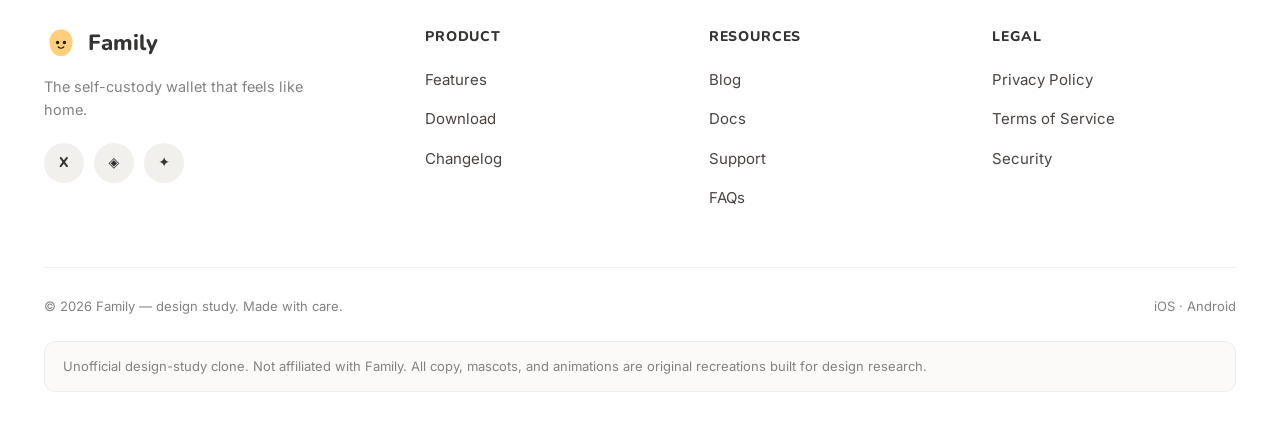
<file: faq.html>
<!DOCTYPE html>
<html lang="en">
<head>
  <meta charset="UTF-8">
  <meta name="viewport" content="width=device-width, initial-scale=1.0">
  <title>FAQs — Family</title>
  <meta name="description" content="Family is the self-custody wallet that makes crypto feel effortless.">
  <link rel="preconnect" href="https://fonts.googleapis.com">
  <link rel="preconnect" href="https://fonts.gstatic.com" crossorigin>
  <link href="https://fonts.googleapis.com/css2?family=Nunito:wght@400;600;700;800&family=Inter:wght@400;500;600;700&display=swap" rel="stylesheet">
  <link rel="stylesheet" href="css/style.css">
</head>
<body>
  <div id="loadbar"></div>

  <header class="site-header">
    <div class="nav-inner">
      <a class="brand" href="index.html" aria-label="Family home">
        <svg class="brand-mark" viewBox="0 0 120 120" aria-hidden="true">
          <path d="M60 12 C90 12 104 38 100 66 C96 94 78 106 60 106 C42 106 24 94 20 66 C16 38 30 12 60 12 Z" fill="#FFCF7B"/>
          <circle cx="48" cy="58" r="6" fill="#1C1C1A"/>
          <circle cx="72" cy="58" r="6" fill="#1C1C1A"/>
          <path d="M50 74 Q60 83 70 74" stroke="#1C1C1A" stroke-width="4" fill="none" stroke-linecap="round"/>
        </svg>
        Family
      </a>
      <ul class="nav-links">
        <li class="has-drop">
          <button class="nav-link" aria-haspopup="true">Features
            <span class="chev"><svg width="12" height="12" viewBox="0 0 12 12"><path d="M2 4l4 4 4-4" stroke="currentColor" stroke-width="2" fill="none" stroke-linecap="round"/></svg></span>
          </button>
          <div class="drop">
            <a class="drop-item" href="index.html#features">
              <span class="drop-thumb" style="background:#D8ECFC">💼</span>
              <span><h4>Wallet</h4><p>Your money, at home. Every coin, one calm place.</p></span>
            </a>
            <a class="drop-item" href="index.html#send">
              <span class="drop-thumb" style="background:#DFF5E7">🔁</span>
              <span><h4>Swap</h4><p>Trade thousands of tokens at the best price, in seconds.</p></span>
            </a>
            <a class="drop-item" href="index.html#protect">
              <span class="drop-thumb" style="background:#ECE4FD">🔐</span>
              <span><h4>Backups</h4><p>Automatic encrypted backups. Lose your phone, keep your crypto.</p></span>
            </a>
          </div>
        </li>
        <li class="has-drop">
          <button class="nav-link" aria-haspopup="true">Learn
            <span class="chev"><svg width="12" height="12" viewBox="0 0 12 12"><path d="M2 4l4 4 4-4" stroke="currentColor" stroke-width="2" fill="none" stroke-linecap="round"/></svg></span>
          </button>
          <div class="drop">
            <a class="drop-item" href="blog.html">
              <span class="drop-thumb" style="background:#FFF3D6">📝</span>
              <span><h4>Blog</h4><p>Notes on crypto, design, and building Family.</p></span>
            </a>
            <a class="drop-item" href="changelog.html">
              <span class="drop-thumb" style="background:#FFE8DC">🧾</span>
              <span><h4>Changelog</h4><p>Every release, every improvement, in plain English.</p></span>
            </a>
            <a class="drop-item" href="docs.html">
              <span class="drop-thumb" style="background:#ECE4FD">📚</span>
              <span><h4>Docs</h4><p>Guides and references for getting the most out of Family.</p></span>
            </a>
          </div>
        </li>
        <li><a class="nav-link" href="faq.html">FAQs</a></li>
        <li><a class="nav-link" href="support.html">Support</a></li>
      </ul>
      <div class="nav-cta">
        <a class="nav-login" href="download.html">Log In</a>
        <a class="btn btn-dark btn-sm" href="download.html">Get Started</a>
        <button class="burger" aria-label="Menu"><svg width="24" height="24" viewBox="0 0 24 24"><path d="M4 7h16M4 12h16M4 17h16" stroke="currentColor" stroke-width="2" stroke-linecap="round"/></svg></button>
      </div>
    </div>
  </header>
  <div class="page-hero band-white">
    <div class="wrap">
      <span class="eyebrow orange">FAQs</span>
      <h1>Questions? Good.<br>We like those.</h1>
      <p>Everything people usually ask before joining the family. Something missing? Our support team answers fast.</p>
    </div>
  </div>
  <section class="band-white" style="padding-top:24px">
    <div class="wrap">
      <div class="faq-list">
        <div class="faq-item rv">
          <button class="faq-q">Is Family really self-custody?<span class="faq-x">+</span></button>
          <div class="faq-a"><div class="faq-a-inner"><p>Yes — really. Only you hold the keys to your wallet. We can't freeze your funds, peek at your balance, or lock you out, because we never have access in the first place. That's the whole point.</p></div></div>
        </div>
        <div class="faq-item rv">
          <button class="faq-q">What if I lose my phone?<span class="faq-x">+</span></button>
          <div class="faq-a"><div class="faq-a-inner"><p>Family keeps automatic encrypted backups, so you can restore your wallet on a new device in minutes. No twelve-word seed phrase to guard with your life — though power users can still export one if they want.</p></div></div>
        </div>
        <div class="faq-item rv">
          <button class="faq-q">Which networks does Family support?<span class="faq-x">+</span></button>
          <div class="faq-a"><div class="faq-a-inner"><p>Ethereum, Base, and more — all in one place, with new networks arriving regularly. Your assets stay organized no matter where they live.</p></div></div>
        </div>
        <div class="faq-item rv">
          <button class="faq-q">Is Family free?<span class="faq-x">+</span></button>
          <div class="faq-a"><div class="faq-a-inner"><p>Yes. Downloading Family and managing your wallet is completely free. You'll only ever pay standard network fees when you send or swap — and we show them upfront, every time, in dollars.</p></div></div>
        </div>
        <div class="faq-item rv">
          <button class="faq-q">How do swaps work?<span class="faq-x">+</span></button>
          <div class="faq-a"><div class="faq-a-inner"><p>Family routes your swap across trusted liquidity sources to find the best price, then shows you exactly what you'll receive before you confirm. What you see is what you get — down to the cent.</p></div></div>
        </div>
        <div class="faq-item rv">
          <button class="faq-q">Can I buy crypto with a card?<span class="faq-x">+</span></button>
          <div class="faq-a"><div class="faq-a-inner"><p>Yes. Buy with a debit card or bank transfer right inside the app. Your first purchase takes about as long as ordering a pizza.</p></div></div>
        </div>
        <div class="faq-item rv">
          <button class="faq-q">What does "Transaction Safe" mean?<span class="faq-x">+</span></button>
          <div class="faq-a"><div class="faq-a-inner"><p>Before you sign anything, Family simulates the transaction and checks it against known scams and risky contracts. If something looks off, we'll tell you in plain English — before your money moves.</p></div></div>
        </div>
        <div class="faq-item rv">
          <button class="faq-q">Do you track my activity?<span class="faq-x">+</span></button>
          <div class="faq-a"><div class="faq-a-inner"><p>No. Family is private by default: no tracking SDKs, no data brokers, no selling anything to anyone. Your financial life is none of our business — and we built it that way on purpose.</p></div></div>
        </div>
      </div>
      <div class="center rv" style="margin-top:56px">
        <p style="margin-bottom:20px">Still curious? We answer fast.</p>
        <a class="btn btn-dark" href="support.html">Visit support</a>
      </div>
    </div>
  </section>

  <footer class="site-footer">
    <div class="wrap">
      <div class="foot-grid">
        <div class="foot-brand">
          <a class="brand" href="index.html">
            <svg class="brand-mark" viewBox="0 0 120 120"><path d="M60 12 C90 12 104 38 100 66 C96 94 78 106 60 106 C42 106 24 94 20 66 C16 38 30 12 60 12 Z" fill="#FFCF7B"/><circle cx="48" cy="58" r="6" fill="#1C1C1A"/><circle cx="72" cy="58" r="6" fill="#1C1C1A"/><path d="M50 74 Q60 83 70 74" stroke="#1C1C1A" stroke-width="4" fill="none" stroke-linecap="round"/></svg>
            Family
          </a>
          <p>The self-custody wallet that feels like home.</p>
          <div class="socials">
            <a href="#" aria-label="X">X</a>
            <a href="#" aria-label="Discord">&#9672;</a>
            <a href="#" aria-label="GitHub">&#10022;</a>
          </div>
        </div>
        <div class="foot-col">
          <h5>Product</h5>
          <ul><li><a href="index.html#features">Features</a></li><li><a href="download.html">Download</a></li><li><a href="changelog.html">Changelog</a></li></ul>
        </div>
        <div class="foot-col">
          <h5>Resources</h5>
          <ul><li><a href="blog.html">Blog</a></li><li><a href="docs.html">Docs</a></li><li><a href="support.html">Support</a></li><li><a href="faq.html">FAQs</a></li></ul>
        </div>
        <div class="foot-col">
          <h5>Legal</h5>
          <ul><li><a href="legal.html">Privacy Policy</a></li><li><a href="legal.html">Terms of Service</a></li><li><a href="legal.html">Security</a></li></ul>
        </div>
      </div>
      <div class="foot-bottom">
        <p>© <span class="js-year">2026</span> Family — design study. Made with care.</p>
        <p><a href="download.html">iOS</a> · <a href="download.html">Android</a></p>
      </div>
      <div class="disclaimer">Unofficial design-study clone. Not affiliated with Family. All copy, mascots, and animations are original recreations built for design research.</div>
    </div>
  </footer>
  <script src="js/main.js"></script>
</body>
</html>
</file>
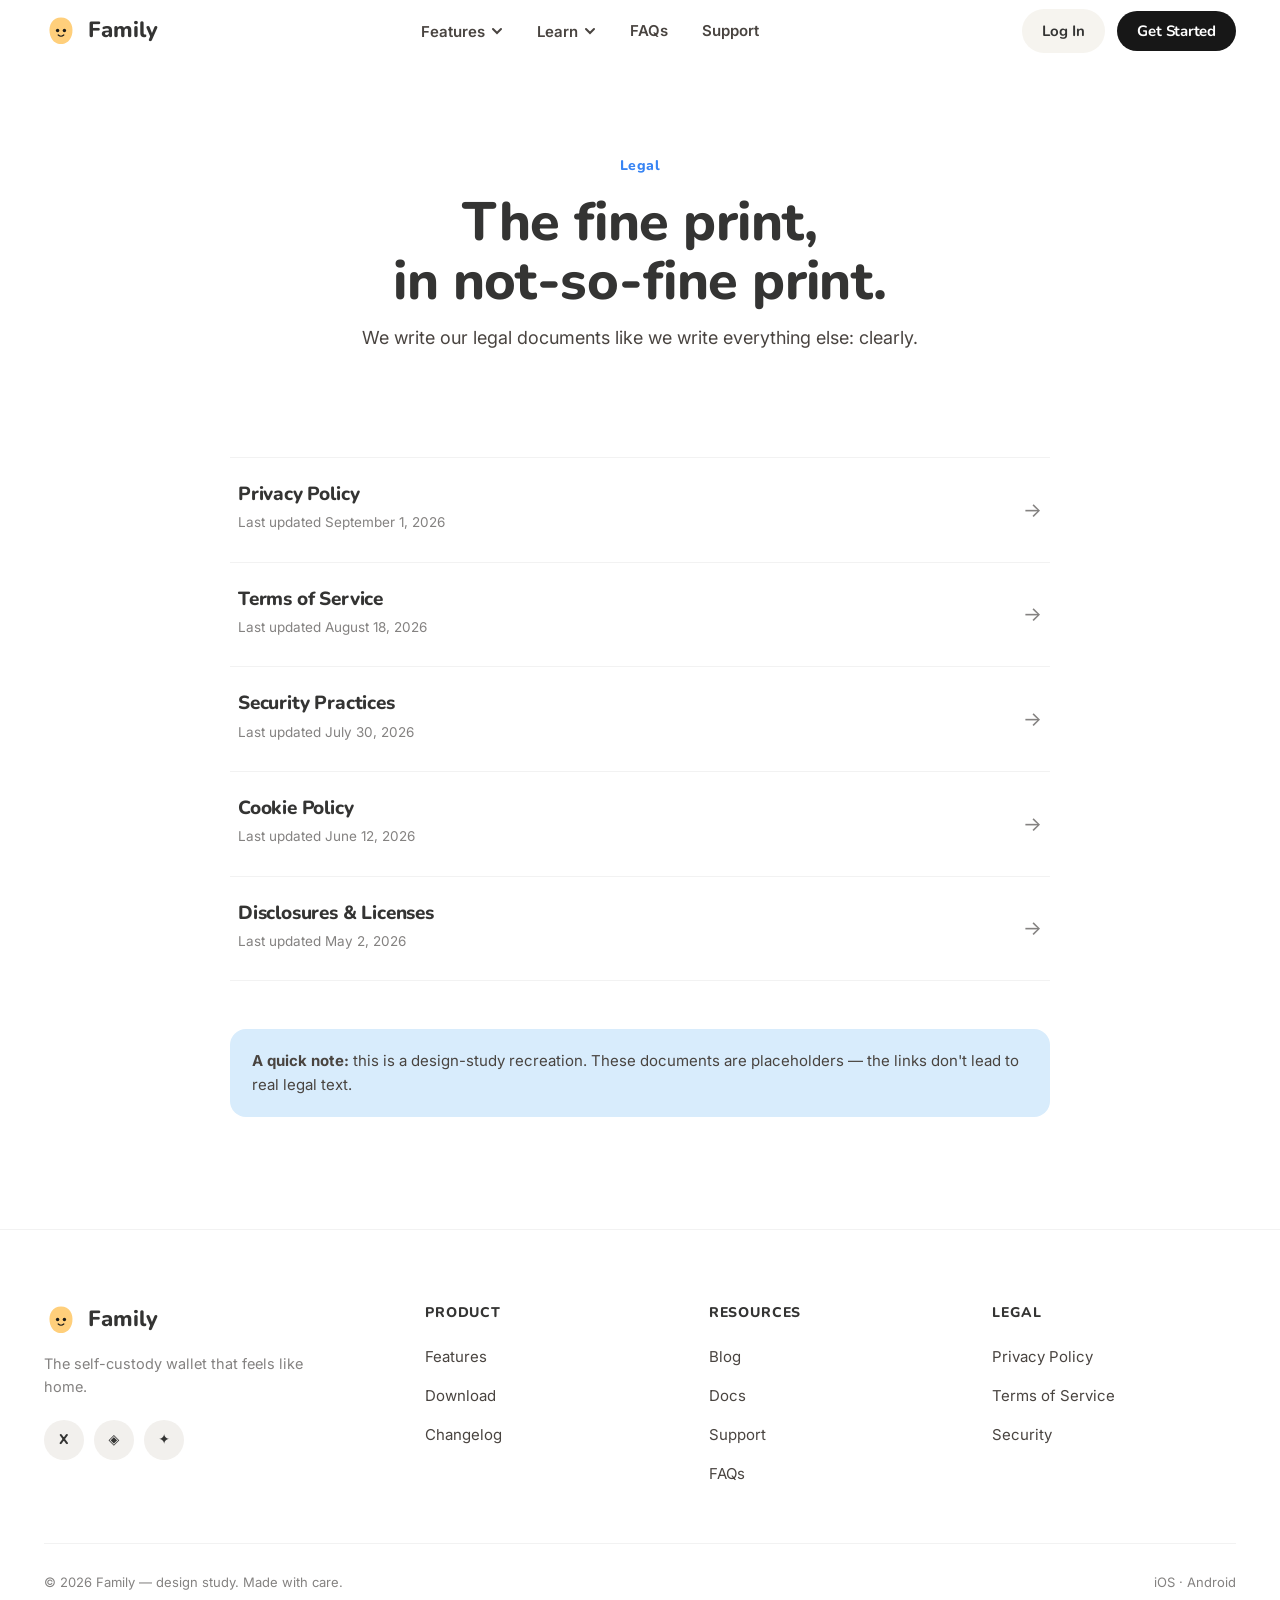
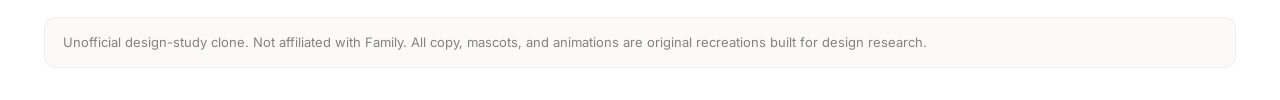
<file: legal.html>
<!DOCTYPE html>
<html lang="en">
<head>
  <meta charset="UTF-8">
  <meta name="viewport" content="width=device-width, initial-scale=1.0">
  <title>Legal — Family</title>
  <meta name="description" content="Family is the self-custody wallet that makes crypto feel effortless.">
  <link rel="preconnect" href="https://fonts.googleapis.com">
  <link rel="preconnect" href="https://fonts.gstatic.com" crossorigin>
  <link href="https://fonts.googleapis.com/css2?family=Nunito:wght@400;600;700;800&family=Inter:wght@400;500;600;700&display=swap" rel="stylesheet">
  <link rel="stylesheet" href="css/style.css">
</head>
<body>
  <div id="loadbar"></div>

  <header class="site-header">
    <div class="nav-inner">
      <a class="brand" href="index.html" aria-label="Family home">
        <svg class="brand-mark" viewBox="0 0 120 120" aria-hidden="true">
          <path d="M60 12 C90 12 104 38 100 66 C96 94 78 106 60 106 C42 106 24 94 20 66 C16 38 30 12 60 12 Z" fill="#FFCF7B"/>
          <circle cx="48" cy="58" r="6" fill="#1C1C1A"/>
          <circle cx="72" cy="58" r="6" fill="#1C1C1A"/>
          <path d="M50 74 Q60 83 70 74" stroke="#1C1C1A" stroke-width="4" fill="none" stroke-linecap="round"/>
        </svg>
        Family
      </a>
      <ul class="nav-links">
        <li class="has-drop">
          <button class="nav-link" aria-haspopup="true">Features
            <span class="chev"><svg width="12" height="12" viewBox="0 0 12 12"><path d="M2 4l4 4 4-4" stroke="currentColor" stroke-width="2" fill="none" stroke-linecap="round"/></svg></span>
          </button>
          <div class="drop">
            <a class="drop-item" href="index.html#features">
              <span class="drop-thumb" style="background:#D8ECFC">💼</span>
              <span><h4>Wallet</h4><p>Your money, at home. Every coin, one calm place.</p></span>
            </a>
            <a class="drop-item" href="index.html#send">
              <span class="drop-thumb" style="background:#DFF5E7">🔁</span>
              <span><h4>Swap</h4><p>Trade thousands of tokens at the best price, in seconds.</p></span>
            </a>
            <a class="drop-item" href="index.html#protect">
              <span class="drop-thumb" style="background:#ECE4FD">🔐</span>
              <span><h4>Backups</h4><p>Automatic encrypted backups. Lose your phone, keep your crypto.</p></span>
            </a>
          </div>
        </li>
        <li class="has-drop">
          <button class="nav-link" aria-haspopup="true">Learn
            <span class="chev"><svg width="12" height="12" viewBox="0 0 12 12"><path d="M2 4l4 4 4-4" stroke="currentColor" stroke-width="2" fill="none" stroke-linecap="round"/></svg></span>
          </button>
          <div class="drop">
            <a class="drop-item" href="blog.html">
              <span class="drop-thumb" style="background:#FFF3D6">📝</span>
              <span><h4>Blog</h4><p>Notes on crypto, design, and building Family.</p></span>
            </a>
            <a class="drop-item" href="changelog.html">
              <span class="drop-thumb" style="background:#FFE8DC">🧾</span>
              <span><h4>Changelog</h4><p>Every release, every improvement, in plain English.</p></span>
            </a>
            <a class="drop-item" href="docs.html">
              <span class="drop-thumb" style="background:#ECE4FD">📚</span>
              <span><h4>Docs</h4><p>Guides and references for getting the most out of Family.</p></span>
            </a>
          </div>
        </li>
        <li><a class="nav-link" href="faq.html">FAQs</a></li>
        <li><a class="nav-link" href="support.html">Support</a></li>
      </ul>
      <div class="nav-cta">
        <a class="nav-login" href="download.html">Log In</a>
        <a class="btn btn-dark btn-sm" href="download.html">Get Started</a>
        <button class="burger" aria-label="Menu"><svg width="24" height="24" viewBox="0 0 24 24"><path d="M4 7h16M4 12h16M4 17h16" stroke="currentColor" stroke-width="2" stroke-linecap="round"/></svg></button>
      </div>
    </div>
  </header>
  <div class="page-hero band-white">
    <div class="wrap">
      <span class="eyebrow blue">Legal</span>
      <h1>The fine print,<br>in not-so-fine print.</h1>
      <p>We write our legal documents like we write everything else: clearly.</p>
    </div>
  </div>
  <section class="band-white" style="padding-top:24px">
    <div class="wrap">
      <div class="legal-list">
        <a class="legal-row rv" href="legal.html"><span><h3>Privacy Policy</h3><span class="upd">Last updated September 1, 2026</span></span><span class="arr">→</span></a>
        <a class="legal-row rv" href="legal.html"><span><h3>Terms of Service</h3><span class="upd">Last updated August 18, 2026</span></span><span class="arr">→</span></a>
        <a class="legal-row rv" href="legal.html"><span><h3>Security Practices</h3><span class="upd">Last updated July 30, 2026</span></span><span class="arr">→</span></a>
        <a class="legal-row rv" href="legal.html"><span><h3>Cookie Policy</h3><span class="upd">Last updated June 12, 2026</span></span><span class="arr">→</span></a>
        <a class="legal-row rv" href="legal.html"><span><h3>Disclosures & Licenses</h3><span class="upd">Last updated May 2, 2026</span></span><span class="arr">→</span></a>
      </div>
      <div class="callout rv" style="max-width:820px;margin:48px auto 0">
        <b>A quick note:</b> this is a design-study recreation. These documents are placeholders — the links don't lead to real legal text.
      </div>
    </div>
  </section>

  <footer class="site-footer">
    <div class="wrap">
      <div class="foot-grid">
        <div class="foot-brand">
          <a class="brand" href="index.html">
            <svg class="brand-mark" viewBox="0 0 120 120"><path d="M60 12 C90 12 104 38 100 66 C96 94 78 106 60 106 C42 106 24 94 20 66 C16 38 30 12 60 12 Z" fill="#FFCF7B"/><circle cx="48" cy="58" r="6" fill="#1C1C1A"/><circle cx="72" cy="58" r="6" fill="#1C1C1A"/><path d="M50 74 Q60 83 70 74" stroke="#1C1C1A" stroke-width="4" fill="none" stroke-linecap="round"/></svg>
            Family
          </a>
          <p>The self-custody wallet that feels like home.</p>
          <div class="socials">
            <a href="#" aria-label="X">X</a>
            <a href="#" aria-label="Discord">&#9672;</a>
            <a href="#" aria-label="GitHub">&#10022;</a>
          </div>
        </div>
        <div class="foot-col">
          <h5>Product</h5>
          <ul><li><a href="index.html#features">Features</a></li><li><a href="download.html">Download</a></li><li><a href="changelog.html">Changelog</a></li></ul>
        </div>
        <div class="foot-col">
          <h5>Resources</h5>
          <ul><li><a href="blog.html">Blog</a></li><li><a href="docs.html">Docs</a></li><li><a href="support.html">Support</a></li><li><a href="faq.html">FAQs</a></li></ul>
        </div>
        <div class="foot-col">
          <h5>Legal</h5>
          <ul><li><a href="legal.html">Privacy Policy</a></li><li><a href="legal.html">Terms of Service</a></li><li><a href="legal.html">Security</a></li></ul>
        </div>
      </div>
      <div class="foot-bottom">
        <p>© <span class="js-year">2026</span> Family — design study. Made with care.</p>
        <p><a href="download.html">iOS</a> · <a href="download.html">Android</a></p>
      </div>
      <div class="disclaimer">Unofficial design-study clone. Not affiliated with Family. All copy, mascots, and animations are original recreations built for design research.</div>
    </div>
  </footer>
  <script src="js/main.js"></script>
</body>
</html>
</file>
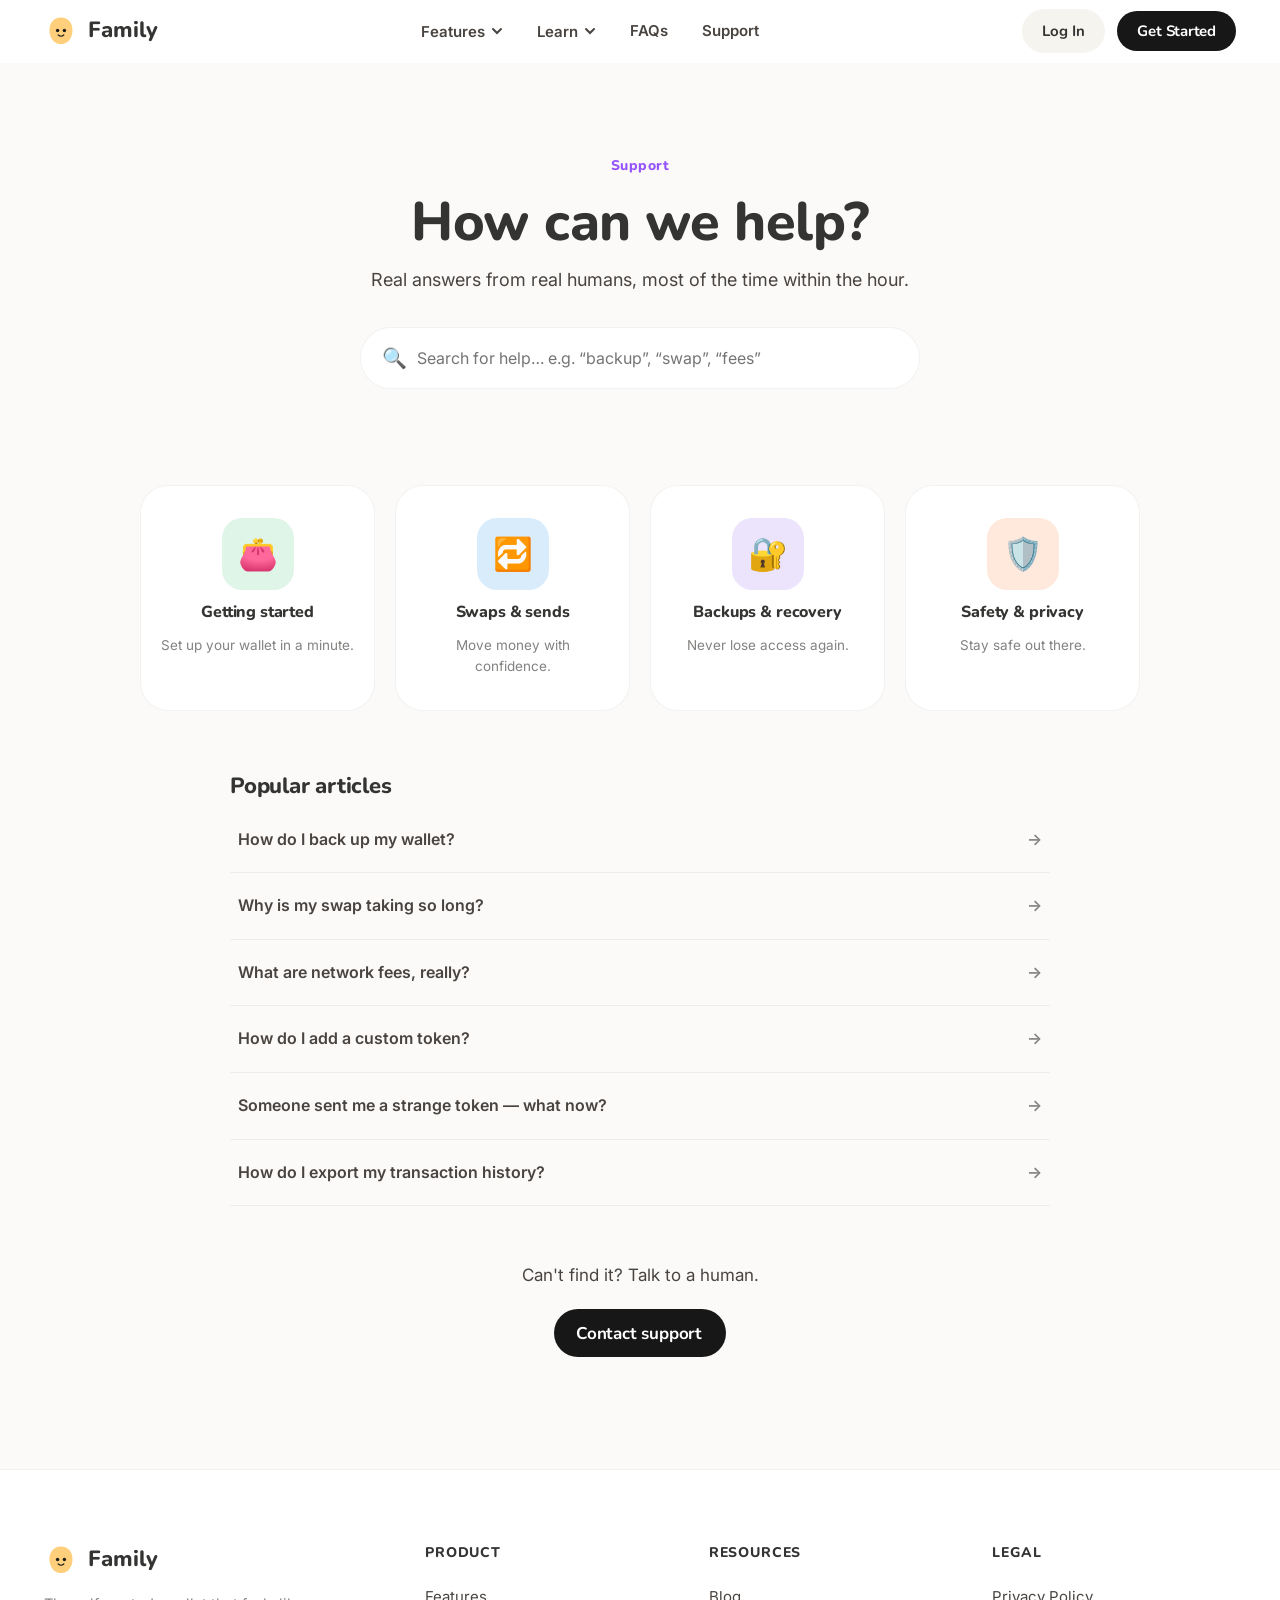
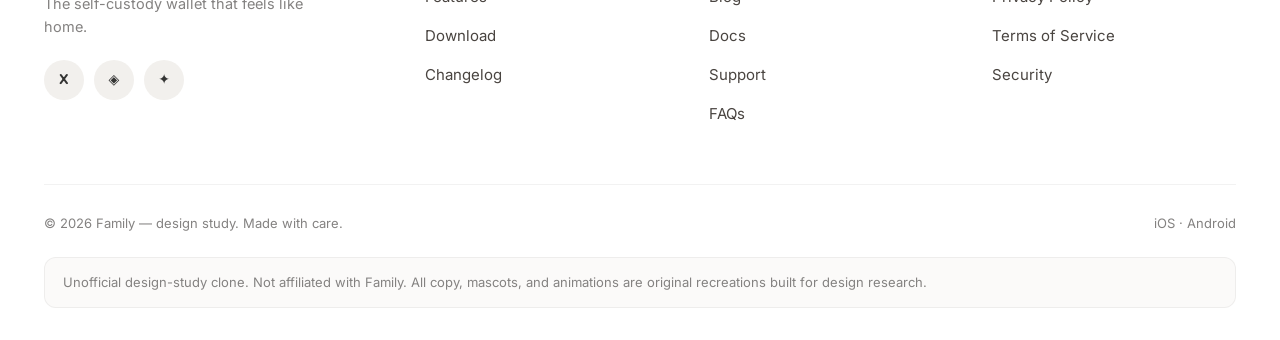
<file: support.html>
<!DOCTYPE html>
<html lang="en">
<head>
  <meta charset="UTF-8">
  <meta name="viewport" content="width=device-width, initial-scale=1.0">
  <title>Support — Family</title>
  <meta name="description" content="Family is the self-custody wallet that makes crypto feel effortless.">
  <link rel="preconnect" href="https://fonts.googleapis.com">
  <link rel="preconnect" href="https://fonts.gstatic.com" crossorigin>
  <link href="https://fonts.googleapis.com/css2?family=Nunito:wght@400;600;700;800&family=Inter:wght@400;500;600;700&display=swap" rel="stylesheet">
  <link rel="stylesheet" href="css/style.css">
</head>
<body>
  <div id="loadbar"></div>

  <header class="site-header">
    <div class="nav-inner">
      <a class="brand" href="index.html" aria-label="Family home">
        <svg class="brand-mark" viewBox="0 0 120 120" aria-hidden="true">
          <path d="M60 12 C90 12 104 38 100 66 C96 94 78 106 60 106 C42 106 24 94 20 66 C16 38 30 12 60 12 Z" fill="#FFCF7B"/>
          <circle cx="48" cy="58" r="6" fill="#1C1C1A"/>
          <circle cx="72" cy="58" r="6" fill="#1C1C1A"/>
          <path d="M50 74 Q60 83 70 74" stroke="#1C1C1A" stroke-width="4" fill="none" stroke-linecap="round"/>
        </svg>
        Family
      </a>
      <ul class="nav-links">
        <li class="has-drop">
          <button class="nav-link" aria-haspopup="true">Features
            <span class="chev"><svg width="12" height="12" viewBox="0 0 12 12"><path d="M2 4l4 4 4-4" stroke="currentColor" stroke-width="2" fill="none" stroke-linecap="round"/></svg></span>
          </button>
          <div class="drop">
            <a class="drop-item" href="index.html#features">
              <span class="drop-thumb" style="background:#D8ECFC">💼</span>
              <span><h4>Wallet</h4><p>Your money, at home. Every coin, one calm place.</p></span>
            </a>
            <a class="drop-item" href="index.html#send">
              <span class="drop-thumb" style="background:#DFF5E7">🔁</span>
              <span><h4>Swap</h4><p>Trade thousands of tokens at the best price, in seconds.</p></span>
            </a>
            <a class="drop-item" href="index.html#protect">
              <span class="drop-thumb" style="background:#ECE4FD">🔐</span>
              <span><h4>Backups</h4><p>Automatic encrypted backups. Lose your phone, keep your crypto.</p></span>
            </a>
          </div>
        </li>
        <li class="has-drop">
          <button class="nav-link" aria-haspopup="true">Learn
            <span class="chev"><svg width="12" height="12" viewBox="0 0 12 12"><path d="M2 4l4 4 4-4" stroke="currentColor" stroke-width="2" fill="none" stroke-linecap="round"/></svg></span>
          </button>
          <div class="drop">
            <a class="drop-item" href="blog.html">
              <span class="drop-thumb" style="background:#FFF3D6">📝</span>
              <span><h4>Blog</h4><p>Notes on crypto, design, and building Family.</p></span>
            </a>
            <a class="drop-item" href="changelog.html">
              <span class="drop-thumb" style="background:#FFE8DC">🧾</span>
              <span><h4>Changelog</h4><p>Every release, every improvement, in plain English.</p></span>
            </a>
            <a class="drop-item" href="docs.html">
              <span class="drop-thumb" style="background:#ECE4FD">📚</span>
              <span><h4>Docs</h4><p>Guides and references for getting the most out of Family.</p></span>
            </a>
          </div>
        </li>
        <li><a class="nav-link" href="faq.html">FAQs</a></li>
        <li><a class="nav-link" href="support.html">Support</a></li>
      </ul>
      <div class="nav-cta">
        <a class="nav-login" href="download.html">Log In</a>
        <a class="btn btn-dark btn-sm" href="download.html">Get Started</a>
        <button class="burger" aria-label="Menu"><svg width="24" height="24" viewBox="0 0 24 24"><path d="M4 7h16M4 12h16M4 17h16" stroke="currentColor" stroke-width="2" stroke-linecap="round"/></svg></button>
      </div>
    </div>
  </header>
  <div class="page-hero band-beige">
    <div class="wrap">
      <span class="eyebrow purple">Support</span>
      <h1>How can we help?</h1>
      <p>Real answers from real humans, most of the time within the hour.</p>
      <div class="search-big rv">
        <span class="s-ico">🔍</span>
        <input type="search" placeholder="Search for help… e.g. “backup”, “swap”, “fees”" aria-label="Search support articles">
      </div>
    </div>
  </div>
  <section class="band-beige" style="padding-top:0">
    <div class="wrap">
      <div class="tile-grid">
        <a class="glyph-tile rv" href="support.html"><span class="glyph" style="background:#DFF5E7">👛</span><h4>Getting started</h4><p>Set up your wallet in a minute.</p></a>
        <a class="glyph-tile rv" style="--rd:.06s" href="support.html"><span class="glyph" style="background:#D8ECFC">🔁</span><h4>Swaps & sends</h4><p>Move money with confidence.</p></a>
        <a class="glyph-tile rv" style="--rd:.12s" href="support.html"><span class="glyph" style="background:#ECE4FD">🔐</span><h4>Backups & recovery</h4><p>Never lose access again.</p></a>
        <a class="glyph-tile rv" style="--rd:.18s" href="support.html"><span class="glyph" style="background:#FFE8DC">🛡️</span><h4>Safety & privacy</h4><p>Stay safe out there.</p></a>
      </div>
      <div class="support-articles">
        <h3 class="rv">Popular articles</h3>
        <a class="art-row rv" href="support.html"><span>How do I back up my wallet?</span><span class="arr">→</span></a>
        <a class="art-row rv" href="support.html"><span>Why is my swap taking so long?</span><span class="arr">→</span></a>
        <a class="art-row rv" href="support.html"><span>What are network fees, really?</span><span class="arr">→</span></a>
        <a class="art-row rv" href="support.html"><span>How do I add a custom token?</span><span class="arr">→</span></a>
        <a class="art-row rv" href="support.html"><span>Someone sent me a strange token — what now?</span><span class="arr">→</span></a>
        <a class="art-row rv" href="support.html"><span>How do I export my transaction history?</span><span class="arr">→</span></a>
      </div>
      <div class="center rv" style="margin-top:56px">
        <p style="margin-bottom:20px">Can't find it? Talk to a human.</p>
        <a class="btn btn-dark" href="support.html">Contact support</a>
      </div>
    </div>
  </section>

  <footer class="site-footer">
    <div class="wrap">
      <div class="foot-grid">
        <div class="foot-brand">
          <a class="brand" href="index.html">
            <svg class="brand-mark" viewBox="0 0 120 120"><path d="M60 12 C90 12 104 38 100 66 C96 94 78 106 60 106 C42 106 24 94 20 66 C16 38 30 12 60 12 Z" fill="#FFCF7B"/><circle cx="48" cy="58" r="6" fill="#1C1C1A"/><circle cx="72" cy="58" r="6" fill="#1C1C1A"/><path d="M50 74 Q60 83 70 74" stroke="#1C1C1A" stroke-width="4" fill="none" stroke-linecap="round"/></svg>
            Family
          </a>
          <p>The self-custody wallet that feels like home.</p>
          <div class="socials">
            <a href="#" aria-label="X">X</a>
            <a href="#" aria-label="Discord">&#9672;</a>
            <a href="#" aria-label="GitHub">&#10022;</a>
          </div>
        </div>
        <div class="foot-col">
          <h5>Product</h5>
          <ul><li><a href="index.html#features">Features</a></li><li><a href="download.html">Download</a></li><li><a href="changelog.html">Changelog</a></li></ul>
        </div>
        <div class="foot-col">
          <h5>Resources</h5>
          <ul><li><a href="blog.html">Blog</a></li><li><a href="docs.html">Docs</a></li><li><a href="support.html">Support</a></li><li><a href="faq.html">FAQs</a></li></ul>
        </div>
        <div class="foot-col">
          <h5>Legal</h5>
          <ul><li><a href="legal.html">Privacy Policy</a></li><li><a href="legal.html">Terms of Service</a></li><li><a href="legal.html">Security</a></li></ul>
        </div>
      </div>
      <div class="foot-bottom">
        <p>© <span class="js-year">2026</span> Family — design study. Made with care.</p>
        <p><a href="download.html">iOS</a> · <a href="download.html">Android</a></p>
      </div>
      <div class="disclaimer">Unofficial design-study clone. Not affiliated with Family. All copy, mascots, and animations are original recreations built for design research.</div>
    </div>
  </footer>
  <script src="js/main.js"></script>
</body>
</html>
</file>
<file: css/style.css>
/* ============================================================
   Family — design-study clone · shared stylesheet
   100% original code. Tokens per family.co audit (report.md §2).
   ============================================================ */

:root {
  /* Canvas & surfaces */
  --beige: #FBFAF9;
  --white: #FFFFFF;
  --gray-light: #F2F0ED;
  --cream: #F5F2EC;
  /* Text */
  --heading: #343433;
  --body: #494440;
  --muted: #848281;
  /* Accents */
  --blue: #3784F4;
  --green: #44C67F;
  --yellow: #FFBE4C;
  --orange: #FF5310;
  --red: #EF4444;
  --purple: #9553F9;
  --gold: #CA9230;
  /* Illustration pastels */
  --pastel-blue: #D8ECFC;
  --pastel-green: #DFF5E7;
  --pastel-yellow: #FFF3D6;
  --pastel-orange: #FFE8DC;
  --pastel-red: #FBEAEA;
  --pastel-purple: #ECE4FD;
  /* Depth */
  --hairline: rgba(0, 0, 0, 0.05);
  --ink: #1C1C1A;
  --radius-card: 24px;
  --radius-pill: 999px;
  --font-display: "Nunito", "Inter", system-ui, sans-serif;
  --font-body: "Inter", system-ui, -apple-system, sans-serif;
}

*, *::before, *::after { box-sizing: border-box; margin: 0; padding: 0; }

html { scroll-behavior: smooth; }

body {
  font-family: var(--font-body);
  color: var(--body);
  background: var(--beige);
  font-size: 17px;
  line-height: 1.6;
  -webkit-font-smoothing: antialiased;
  overflow-x: hidden;
}

::selection { background: #D8ECFC; color: #008CFF; }

img, svg { display: block; max-width: 100%; }

a { color: inherit; text-decoration: none; }

h1, h2, h3, h4 {
  font-family: var(--font-display);
  color: var(--heading);
  line-height: 1.08;
  letter-spacing: -0.01em;
}

/* ---------- layout ---------- */
.wrap { max-width: 1240px; margin: 0 auto; padding: 0 24px; }
section { padding: 112px 0; }
.band-white { background: var(--white); }
.band-beige { background: var(--beige); }

/* ---------- type helpers ---------- */
.eyebrow {
  font-family: var(--font-display);
  font-size: 14px; font-weight: 800; letter-spacing: 0.04em;
  margin-bottom: 16px; display: inline-block;
}
.eyebrow.orange { color: var(--orange); }
.eyebrow.green { color: var(--green); }
.eyebrow.blue { color: var(--blue); }
.eyebrow.purple { color: var(--purple); }

.h2 { font-size: clamp(36px, 4.5vw, 48px); font-weight: 700; margin-bottom: 16px; letter-spacing: -0.02em; }
.lede { font-size: 18px; color: var(--body); max-width: 640px; }
.center { text-align: center; }
.center .lede { margin: 0 auto; }

/* ---------- buttons ---------- */
.btn {
  display: inline-flex; align-items: center; justify-content: center; gap: 8px;
  font-family: var(--font-display); font-weight: 700; font-size: 17px; letter-spacing: -0.22px;
  height: 48px; padding: 0 24px 0 22px; border-radius: 32px; border: 0; cursor: pointer;
  transition: transform 0.18s ease, background 0.18s ease, box-shadow 0.18s ease;
  white-space: nowrap;
}
.btn:active { transform: scale(0.97); }
.btn-dark { background: #171717; color: #fff; }
.btn-dark:hover { background: #121212; transform: translateY(-1px); }
.btn-light { background: #F6F4EF; color: var(--heading); }
.btn-light:hover { background: #EAE6DD; transform: translateY(-1px); }
.btn-blue { background: var(--blue); color: #fff; }
.btn-blue:hover { background: #2B73DD; transform: translateY(-1px); }
.btn-sm { height: 40px; padding: 0 20px; font-size: 15px; }

/* ---------- pills / chips ---------- */
.pill {
  display: inline-flex; align-items: center; gap: 6px;
  font-size: 14px; font-weight: 600; font-family: var(--font-display);
  padding: 8px 18px; border-radius: var(--radius-pill);
  background: var(--gray-light); color: var(--heading);
  border: 1px solid transparent; cursor: pointer;
  transition: background 0.18s ease, color 0.18s ease;
}
.pill:hover { background: #E9E6E1; }
.pill.active { background: var(--ink); color: #fff; }
.chip {
  display: inline-flex; align-items: center;
  font-size: 13px; font-weight: 700; font-family: var(--font-display);
  padding: 5px 12px; border-radius: var(--radius-pill);
}
.chip.id { background: var(--gray-light); color: var(--muted); }
.code-chip {
  font-family: ui-monospace, "SF Mono", Menlo, monospace; font-size: 13px;
  background: var(--gray-light); padding: 3px 10px; border-radius: 8px; color: var(--heading);
}

/* ---------- top loading bar ---------- */
#loadbar {
  position: fixed; top: 0; left: 0; height: 3px; width: 100%;
  background: linear-gradient(90deg, var(--orange), var(--yellow), var(--green), var(--blue));
  transform-origin: 0 50%; transform: scaleX(0); z-index: 2000;
  pointer-events: none;
}
#loadbar.run { animation: loadbar 0.9s cubic-bezier(0.2, 0.7, 0.2, 1) forwards; }
@keyframes loadbar {
  0% { transform: scaleX(0); opacity: 1; }
  70% { transform: scaleX(0.85); opacity: 1; }
  100% { transform: scaleX(1); opacity: 0; }
}

/* ---------- header ---------- */
.site-header {
  position: sticky; top: 0; z-index: 1000;
  background: rgba(255, 255, 255, 0.9);
  backdrop-filter: blur(12px); -webkit-backdrop-filter: blur(12px);
  border-bottom: 1px solid transparent;
  transition: border-color 0.3s ease;
}
.site-header.scrolled { border-bottom-color: var(--hairline); }
.nav-inner {
  max-width: 1240px; margin: 0 auto; padding: 0 24px;
  height: 62px; display: flex; align-items: center; justify-content: space-between; gap: 24px;
}
.brand { display: flex; align-items: center; gap: 10px; font-family: var(--font-display); font-weight: 800; font-size: 22px; color: var(--heading); }
.brand-mark { width: 34px; height: 34px; }
.nav-links { display: flex; align-items: center; gap: 6px; list-style: none; }
.nav-links > li { position: relative; }
.nav-link {
  display: inline-flex; align-items: center; gap: 6px;
  font-weight: 600; font-size: 15px; color: var(--body);
  padding: 10px 14px; border-radius: 12px; background: none; border: 0; cursor: pointer;
  font-family: var(--font-body); transition: background 0.18s ease;
}
.nav-link:hover { background: var(--gray-light); }
.nav-link .chev { transition: transform 0.2s ease; display: inline-flex; }
.has-drop:hover .nav-link .chev, .has-drop:focus-within .nav-link .chev { transform: rotate(180deg); }

/* dropdown panel */
.drop {
  position: absolute; top: calc(100% + 10px); left: 50%;
  transform: translate(-50%, 8px);
  min-width: 230px; background: var(--white); border-radius: 16px;
  box-shadow: 0 24px 60px rgba(0, 0, 0, 0.12);
  padding: 12px; opacity: 0; pointer-events: none;
  transition: opacity 0.18s ease, transform 0.18s ease;
}
.has-drop:hover .drop, .has-drop:focus-within .drop { opacity: 1; transform: translate(-50%, 0); pointer-events: auto; }
.drop-item { display: block; padding: 10px 14px; border-radius: 12px; transition: background 0.15s ease; }
.drop-item:hover { background: var(--beige); }
.drop-thumb { display: none; }
.drop-item h4 { font-size: 15px; font-weight: 700; }
.drop-item p { display: none; }

.nav-cta { display: flex; align-items: center; gap: 12px; }
.nav-login { font-family: var(--font-display); font-weight: 700; font-size: 15px; color: var(--heading); padding: 10px 20px; background: #F6F4EF; border-radius: 32px; transition: background 0.18s ease; }
.nav-login:hover { background: #EAE6DD; }
.burger { display: none; background: none; border: 0; cursor: pointer; padding: 8px; }

/* ---------- hero ---------- */
.hero { padding: 120px 0 96px; text-align: center; position: relative; overflow: hidden; }
.hero-inner { max-width: 900px; margin: 0 auto; padding: 0 24px; position: relative; z-index: 2; }
.hero-title {
  font-size: clamp(44px, 7vw, 68px); font-weight: 700; letter-spacing: -0.02em; line-height: 1.1;
  margin: 0; padding-bottom: 16px; perspective: 600px;
}
.hero-title .w {
  display: inline-block; opacity: 0; transform: translateY(0.55em) rotateX(-65deg);
  transform-origin: 50% 100%;
}
.hero-title .w.in { opacity: 1; transform: none; transition: opacity 0.7s ease, transform 0.7s cubic-bezier(0.2, 0.7, 0.25, 1); }
.hero-sub { font-size: 18px; color: var(--body); max-width: 440px; margin: 0 auto; padding: 0 16px; }
.hero-ctas { display: flex; gap: 16px; justify-content: center; flex-wrap: wrap; padding-top: 16px; }

/* confetti bits */
.confetti { position: absolute; z-index: 1; pointer-events: none; }

/* ---------- iPhone frame ---------- */
.phone-stage { display: flex; justify-content: center; position: relative; z-index: 2; }
.iphone {
  width: 320px; height: 652px; background: #0B0B0C; border-radius: 54px;
  padding: 12px; box-shadow: 0 40px 80px rgba(0, 0, 0, 0.18);
  position: relative;
  animation: phonefloat 6s ease-in-out infinite;
}
@keyframes phonefloat { 0%, 100% { transform: translateY(0); } 50% { transform: translateY(-10px); } }
.iphone-screen {
  width: 100%; height: 100%; background: var(--beige); border-radius: 44px;
  overflow: hidden; position: relative; display: flex; flex-direction: column;
}
.notch {
  position: absolute; top: 12px; left: 50%; transform: translateX(-50%);
  width: 110px; height: 28px; background: #0B0B0C; border-radius: 999px; z-index: 5;
}
.wallet-ui { padding: 56px 18px 18px; display: flex; flex-direction: column; gap: 14px; height: 100%; }
.wallet-top { display: flex; align-items: center; justify-content: space-between; }
.wallet-ava { width: 40px; height: 40px; border-radius: 50%; background: var(--pastel-orange); display: flex; align-items: center; justify-content: center; font-size: 20px; }
.wallet-bal-label { font-size: 12px; color: var(--muted); font-weight: 600; text-transform: uppercase; letter-spacing: 0.06em; }
.wallet-bal {
  font-family: var(--font-display); font-weight: 800; font-size: 38px; color: var(--heading);
  font-variant-numeric: tabular-nums; letter-spacing: -0.01em;
}
.wallet-delta { font-size: 13px; font-weight: 700; color: var(--green); }
.wallet-actions { display: flex; gap: 10px; }
.wact {
  flex: 1; background: var(--ink); color: #fff; border-radius: 999px; padding: 12px 0;
  font-family: var(--font-display); font-weight: 800; font-size: 14px; text-align: center;
}
.wact.ghost { background: var(--gray-light); color: var(--heading); }
.tx-list { display: flex; flex-direction: column; gap: 2px; margin-top: 4px; }
.tx-row {
  display: flex; align-items: center; gap: 12px; padding: 12px 6px;
  border-bottom: 1px solid var(--hairline);
  opacity: 0; transform: translateY(14px);
}
.tx-row.show { opacity: 1; transform: none; transition: opacity 0.45s ease, transform 0.45s cubic-bezier(0.2, 0.7, 0.25, 1); }
.tx-ico { width: 42px; height: 42px; border-radius: 50%; display: flex; align-items: center; justify-content: center; font-size: 19px; flex-shrink: 0; }
.tx-meta { flex: 1; min-width: 0; }
.tx-name { font-weight: 700; font-size: 14.5px; color: var(--heading); font-family: var(--font-display); }
.tx-sub { font-size: 12.5px; color: var(--muted); }
.tx-amt { font-weight: 700; font-size: 14.5px; font-variant-numeric: tabular-nums; color: var(--heading); font-family: var(--font-display); }
.tx-amt.pos { color: var(--green); }

/* ---------- feature cards ---------- */
.feat-grid { display: grid; grid-template-columns: repeat(3, 1fr); gap: 32px; margin-top: 56px; }
.feat-card {
  background: var(--beige); border-radius: 16px; padding: 36px 32px; transition: transform 0.2s ease, box-shadow 0.2s ease;
  display: flex; flex-direction: column; gap: 14px; overflow: hidden; position: relative;
}
.feat-card:hover { transform: translateY(-4px); box-shadow: 0 18px 44px rgba(0, 0, 0, 0.07); }
.feat-art { height: 150px; display: flex; align-items: center; justify-content: center; border-radius: 12px; margin-bottom: 6px; }
.feat-card h3 { font-size: 20px; font-weight: 700; }
.feat-card p { font-size: 15.5px; color: var(--body); }

/* ---------- details that matter (light stacked mini-cards) ---------- */
.details-split { display: grid; grid-template-columns: 1fr 1fr; gap: 64px; align-items: center; }
.mini-stack { display: flex; flex-direction: column; gap: 16px; }
.mini-card {
  background: var(--white); border: 1px solid var(--hairline); border-radius: 20px;
  padding: 24px 26px; box-shadow: 0 12px 32px rgba(0, 0, 0, 0.05);
}
.mini-card .m-label { font-family: var(--font-display); font-size: 15px; font-weight: 800; color: var(--blue); margin-bottom: 10px; display: block; }
.mini-card h4 { font-family: var(--font-display); font-size: 18px; font-weight: 800; color: var(--heading); margin-bottom: 14px; }
.vstage { display: flex; justify-content: center; }
/* light-skin overrides for the animated widgets */
.mini-card .swap-card { background: var(--beige); border: 1px solid var(--hairline); width: 100%; }
.mini-card .sw-name, .mini-card .sw-amt { color: var(--heading); }
.mini-card .swap-row::after { background: rgba(0, 0, 0, 0.06); }
.mini-card .backup-pill { background: var(--beige); border: 1px solid var(--hairline); width: 100%; }
.mini-card .b-label { color: var(--heading); }
.mini-card .b-sub { color: var(--muted); }
.mini-card .pbar { background: rgba(0, 0, 0, 0.08); }
.mini-card .tl-dot { background: rgba(0, 0, 0, 0.07); }
.mini-card .tl-label { color: var(--muted); }
.mini-card .tl-line { background: rgba(0, 0, 0, 0.1); }
.mini-card .tl { width: 100%; }
.mini-card .safe-pill { color: #1E7A45; }

/* swap rows animation */
.swap-card { background: rgba(255, 255, 255, 0.07); border-radius: 16px; padding: 8px; width: 300px; }
.swap-row { display: flex; align-items: center; gap: 12px; padding: 12px; border-radius: 12px; position: relative; overflow: hidden; }
.swap-row .sw-ico { width: 38px; height: 38px; border-radius: 50%; display: flex; align-items: center; justify-content: center; font-weight: 800; color: #fff; flex-shrink: 0; }
.swap-row .sw-name { font-weight: 700; font-size: 14px; font-family: var(--font-display); }
.swap-row .sw-amt { margin-left: auto; font-weight: 700; font-size: 14px; font-variant-numeric: tabular-nums; }
.swap-row::after {
  content: ""; position: absolute; inset: 0; border-radius: 12px;
  background: rgba(255, 255, 255, 0.09); opacity: 0;
  animation: rowglow 4s ease-in-out infinite;
}
.swap-row.r2::after { animation-delay: 2s; }
@keyframes rowglow { 0%, 100% { opacity: 0; } 25%, 45% { opacity: 1; } 70% { opacity: 0; } }

/* backing-up progress pill */
.backup-pill {
  background: rgba(255, 255, 255, 0.07); border-radius: 999px; padding: 16px 22px;
  width: 300px; display: flex; align-items: center; gap: 14px;
}
.backup-pill .b-ico { width: 40px; height: 40px; border-radius: 50%; background: var(--purple); display: flex; align-items: center; justify-content: center; font-size: 18px; flex-shrink: 0; }
.backup-pill .b-label { font-size: 14px; font-weight: 700; font-family: var(--font-display); }
.backup-pill .b-sub { font-size: 12px; color: rgba(255, 255, 255, 0.55); }
.pbar { height: 8px; background: rgba(255, 255, 255, 0.12); border-radius: 999px; margin-top: 8px; overflow: hidden; width: 170px; }
.pbar > span { display: block; height: 100%; width: 0; border-radius: 999px; background: linear-gradient(90deg, var(--purple), var(--blue)); animation: pfill 4.5s ease-in-out infinite; }
@keyframes pfill { 0% { width: 4%; } 70% { width: 100%; } 88% { width: 100%; } 100% { width: 4%; } }

/* status timeline */
.tl { display: flex; align-items: center; gap: 0; width: 320px; justify-content: center; }
.tl-step { display: flex; flex-direction: column; align-items: center; gap: 8px; }
.tl-dot { width: 34px; height: 34px; border-radius: 50%; background: rgba(255, 255, 255, 0.12); display: flex; align-items: center; justify-content: center; font-size: 15px; animation: tldot 4.5s ease-in-out infinite; }
.tl-step.s2 .tl-dot { animation-delay: 1.5s; }
.tl-step.s3 .tl-dot { animation-delay: 3s; }
@keyframes tldot { 0%, 100% { background: rgba(255,255,255,0.12); transform: scale(1); } 12%, 32% { background: var(--green); transform: scale(1.12); } 45% { background: rgba(255,255,255,0.12); transform: scale(1); } }
.tl-label { font-size: 12px; font-weight: 700; color: rgba(255, 255, 255, 0.6); font-family: var(--font-display); }
.tl-line { width: 56px; height: 2px; background: rgba(255, 255, 255, 0.14); margin: 0 6px 26px; border-radius: 2px; }

/* transaction safe pill */
.safe-pill {
  display: inline-flex; align-items: center; gap: 12px; background: rgba(68, 198, 127, 0.14);
  border: 1px solid rgba(68, 198, 127, 0.4); border-radius: 999px; padding: 14px 26px;
  font-family: var(--font-display); font-weight: 800; font-size: 16px; color: #7FE3A8;
  animation: safepulse 3.6s ease-in-out infinite;
}
@keyframes safepulse { 0%, 100% { transform: scale(1); } 50% { transform: scale(1.045); } }
.safe-check { width: 30px; height: 30px; }
.safe-check circle { fill: var(--green); }
.safe-check path { stroke: #fff; stroke-width: 3; fill: none; stroke-linecap: round; stroke-linejoin: round; stroke-dasharray: 30; stroke-dashoffset: 30; animation: checkdraw 3.6s ease-in-out infinite; }
@keyframes checkdraw { 0% { stroke-dashoffset: 30; } 30%, 75% { stroke-dashoffset: 0; } 100% { stroke-dashoffset: 30; } }

/* ---------- onboarding: 3-phone row in cream containers ---------- */
.trio { display: grid; grid-template-columns: repeat(3, 1fr); gap: 24px; margin-top: 56px; }
.phone-card {
  background: var(--cream); border-radius: 28px; padding: 44px 20px 0;
  display: flex; justify-content: center; overflow: hidden;
}
.iphone.mini { width: 272px; height: 560px; border-radius: 46px; padding: 10px; animation: none; margin-bottom: -72px; flex-shrink: 0; }
.iphone.mini .iphone-screen { border-radius: 38px; }
.iphone.mini .notch { width: 92px; height: 24px; }
.iphone.mini .wallet-ui { padding: 48px 14px 14px; gap: 12px; }
.iphone.mini .wallet-bal { font-size: 32px; }

/* ---------- testimonial marquee ---------- */
.marquee-sec { overflow: hidden; padding: 132px 0 112px; }
.marquee { overflow: hidden; margin-bottom: 24px; -webkit-mask-image: linear-gradient(90deg, transparent, #000 8%, #000 92%, transparent); mask-image: linear-gradient(90deg, transparent, #000 8%, #000 92%, transparent); }
.marquee-track { display: flex; gap: 20px; width: max-content; animation: mscroll 46s linear infinite; }
.marquee.rev .marquee-track { animation-direction: reverse; animation-duration: 54s; }
.marquee:hover .marquee-track { animation-play-state: paused; }
@keyframes mscroll { from { transform: translateX(0); } to { transform: translateX(-50%); } }
.tcard {
  width: 340px; background: var(--white); box-shadow: inset 0 0 0 1px #f2f0ed; border-radius: 10px;
  padding: 32px; flex-shrink: 0; transition: background 0.2s ease;
}
.tcard:hover { background: var(--beige); }
.tcard p { font-size: 15px; margin-bottom: 18px; }
.twho { display: flex; align-items: center; gap: 12px; }
.tava { width: 44px; height: 44px; border-radius: 50%; display: flex; align-items: center; justify-content: center; font-size: 22px; flex-shrink: 0; }
.twho b { display: block; font-family: var(--font-display); font-size: 14.5px; color: var(--heading); }
.twho span { font-size: 13px; color: var(--muted); }

/* ---------- FAQ accordion ---------- */
.faq-list { max-width: 760px; margin: 48px auto 0; }
.faq-item { border-bottom: 1px solid var(--hairline); margin-bottom: 28px; }
.faq-q {
  width: 100%; background: none; border: 0; cursor: pointer; text-align: left;
  display: flex; align-items: center; justify-content: space-between; gap: 20px;
  padding: 24px 4px; font-family: var(--font-display); font-weight: 800; font-size: 19px; color: var(--heading);
}
.faq-x {
  width: 36px; height: 36px; border-radius: 50%; background: var(--orange); color: #fff;
  display: flex; align-items: center; justify-content: center; font-size: 22px; font-weight: 400;
  flex-shrink: 0; transition: transform 0.3s cubic-bezier(0.2, 0.7, 0.25, 1.2), background 0.2s ease;
  line-height: 1;
}
.faq-item.open .faq-x { transform: rotate(45deg); }
.faq-a { display: grid; grid-template-rows: 0fr; transition: grid-template-rows 0.32s cubic-bezier(0.2, 0.7, 0.25, 1); }
.faq-item.open .faq-a { grid-template-rows: 1fr; }
.faq-a-inner { overflow: hidden; }
.faq-a-inner p { padding: 12px 4px 28px; font-size: 16px; max-width: 640px; color: var(--body); }

/* ---------- CTA band ---------- */
.cta-band {
  border-radius: 32px; padding: 88px 48px; text-align: center; position: relative; overflow: hidden;
  background: linear-gradient(135deg, #D8ECFC 0%, #ECE4FD 55%, #FFE8DC 100%);
}
.cta-band h2 { font-size: clamp(34px, 5vw, 52px); font-weight: 800; margin-bottom: 16px; }
.cta-band p { font-size: 18px; max-width: 520px; margin: 0 auto 32px; }
.cta-band .mascot { position: absolute; }

/* ---------- footer ---------- */
.site-footer { background: var(--white); border-top: 1px solid var(--hairline); padding: 72px 0 32px; }
.foot-grid { display: grid; grid-template-columns: 1.4fr repeat(3, 1fr); gap: 40px; margin-bottom: 56px; }
.foot-brand p { font-size: 14.5px; color: var(--muted); margin-top: 14px; max-width: 260px; }
.foot-col h5 { font-family: var(--font-display); font-size: 14px; font-weight: 800; color: var(--heading); margin-bottom: 18px; text-transform: uppercase; letter-spacing: 0.06em; }
.foot-col ul { list-style: none; display: flex; flex-direction: column; gap: 12px; }
.foot-col a { font-size: 15px; color: var(--body); transition: color 0.15s ease; }
.foot-col a:hover { color: var(--heading); }
.foot-bottom { border-top: 1px solid var(--hairline); padding-top: 28px; display: flex; justify-content: space-between; gap: 16px; flex-wrap: wrap; }
.foot-bottom p { font-size: 13px; color: var(--muted); }
.disclaimer { font-size: 13px; color: var(--muted); background: var(--beige); border: 1px solid var(--hairline); border-radius: 12px; padding: 14px 18px; margin-top: 24px; }

/* ---------- mascots & ambient float ---------- */
.float { animation: floaty 5s ease-in-out infinite; animation-delay: var(--d, 0s); }
@keyframes floaty {
  0%, 100% { transform: translateY(0) rotate(0deg); }
  50% { transform: translateY(-5px) rotate(1.5deg); }
}
.float-alt { animation: floaty2 4.2s ease-in-out infinite; animation-delay: var(--d, 0s); }
@keyframes floaty2 {
  0%, 100% { transform: translateY(0) rotate(0deg); }
  50% { transform: translateY(4px) rotate(-2deg); }
}
.mascot-blob { overflow: visible; }

/* ---------- scroll reveals ---------- */
.rv { opacity: 0; transform: translateY(28px); }
.rv.in { opacity: 1; transform: none; transition: opacity 0.45s ease, transform 0.45s cubic-bezier(0.2, 0.7, 0.25, 1); transition-delay: var(--rd, 0s); }

/* ---------- page hero (subpages) ---------- */
.page-hero { padding: 88px 0 40px; text-align: center; }
.page-hero h1 { font-size: clamp(38px, 5vw, 54px); font-weight: 800; margin-bottom: 14px; }
.page-hero p { font-size: 18px; max-width: 600px; margin: 0 auto; }

/* ---------- blog ---------- */
.filter-row { display: flex; gap: 10px; justify-content: center; flex-wrap: wrap; margin: 8px 0 48px; }
.post-list { max-width: 820px; margin: 0 auto; }
.post-row { display: block; padding: 32px 8px; border-bottom: 1px solid var(--hairline); transition: background 0.18s ease; border-radius: 8px; }
.post-row:hover { background: var(--white); }
.post-row:first-child { border-top: 1px solid var(--hairline); }
.post-meta { display: flex; gap: 14px; align-items: center; margin-bottom: 10px; }
.post-date { font-size: 13.5px; color: var(--muted); font-weight: 600; }
.post-row h3 { font-size: 24px; font-weight: 800; margin-bottom: 8px; }
.post-row p { font-size: 15.5px; }

/* ---------- changelog ---------- */
.cl-wrap { max-width: 760px; margin: 40px auto 0; }
.cl-entry { display: grid; grid-template-columns: 120px 40px 1fr; gap: 0; padding-bottom: 48px; position: relative; }
.cl-date { font-size: 14px; font-weight: 700; color: var(--muted); padding-top: 4px; font-family: var(--font-display); }
.cl-rail { position: relative; display: flex; justify-content: center; }
.cl-rail::before { content: ""; position: absolute; top: 40px; bottom: -48px; width: 2px; background: var(--hairline); }
.cl-entry:last-child .cl-rail::before { display: none; }
.cl-dot { width: 18px; height: 18px; border-radius: 50%; background: var(--white); border: 4px solid var(--green); margin-top: 6px; z-index: 1; }
.cl-card { background: var(--white); border: 1px solid var(--hairline); border-radius: 20px; padding: 28px; }
.cl-card h3 { font-size: 20px; font-weight: 800; margin: 12px 0 10px; }
.cl-card ul { margin: 0 0 0 18px; font-size: 15px; display: flex; flex-direction: column; gap: 8px; }
.ver-badge { font-family: var(--font-display); font-size: 13px; font-weight: 800; background: var(--pastel-green); color: #1E7A45; padding: 5px 14px; border-radius: 999px; }

/* ---------- support ---------- */
.search-big { max-width: 560px; margin: 32px auto 56px; position: relative; }
.search-big input {
  width: 100%; padding: 20px 24px 20px 56px; border-radius: 999px; border: 1px solid var(--hairline);
  background: var(--white); font-size: 16px; font-family: var(--font-body); color: var(--heading); outline: none;
  transition: box-shadow 0.2s ease, border-color 0.2s ease;
}
.search-big input:focus { border-color: var(--blue); box-shadow: 0 0 0 4px rgba(55, 132, 244, 0.12); }
.search-big .s-ico { position: absolute; left: 22px; top: 50%; transform: translateY(-50%); font-size: 20px; }
.tile-grid { display: grid; grid-template-columns: repeat(4, 1fr); gap: 20px; max-width: 1000px; margin: 0 auto 64px; }
.glyph-tile {
  background: var(--white); border: 1px solid var(--hairline); border-radius: 28px; padding: 32px 20px;
  text-align: center; transition: transform 0.2s ease, box-shadow 0.2s ease; display: flex; flex-direction: column; align-items: center; gap: 14px;
}
.glyph-tile:hover { transform: translateY(-4px); box-shadow: 0 16px 36px rgba(0, 0, 0, 0.07); }
.glyph { width: 72px; height: 72px; border-radius: 28%; display: flex; align-items: center; justify-content: center; font-size: 32px; }
.glyph-tile h4 { font-size: 16px; font-weight: 800; }
.glyph-tile p { font-size: 13.5px; color: var(--muted); }
.support-articles { max-width: 820px; margin: 0 auto; }
.support-articles h3 { font-size: 22px; font-weight: 800; margin-bottom: 8px; }
.art-row { display: flex; justify-content: space-between; align-items: center; gap: 16px; padding: 20px 8px; border-bottom: 1px solid var(--hairline); font-weight: 600; font-size: 16px; transition: background 0.15s ease; }
.art-row:hover { background: var(--white); }
.art-row .arr { color: var(--muted); }

/* ---------- legal ---------- */
.legal-list { max-width: 820px; margin: 40px auto 0; }
.legal-row { display: flex; justify-content: space-between; align-items: center; gap: 20px; padding: 26px 8px; border-bottom: 1px solid var(--hairline); }
.legal-row:first-child { border-top: 1px solid var(--hairline); }
.legal-row h3 { font-size: 19px; font-weight: 800; margin-bottom: 4px; }
.legal-row .upd { font-size: 13.5px; color: var(--muted); }
.legal-row .arr { color: var(--muted); font-size: 20px; }

/* ---------- docs ---------- */
.docs-layout { display: grid; grid-template-columns: 280px 1fr; gap: 56px; max-width: 1240px; margin: 0 auto; padding: 0 24px 112px; align-items: start; }
.docs-side { position: sticky; top: 100px; background: var(--white); border: 1px solid var(--hairline); border-radius: 20px; padding: 24px; }
.docs-side input { width: 100%; padding: 12px 16px; border-radius: 999px; border: 1px solid var(--hairline); background: var(--beige); font-size: 14px; margin-bottom: 20px; outline: none; font-family: var(--font-body); }
.docs-sec { margin-bottom: 20px; }
.docs-sec h5 { font-size: 12.5px; text-transform: uppercase; letter-spacing: 0.07em; color: var(--muted); margin-bottom: 10px; font-family: var(--font-display); }
.docs-sec a { display: block; padding: 8px 12px; border-radius: 10px; font-size: 14.5px; font-weight: 600; color: var(--body); }
.docs-sec a:hover, .docs-sec a.on { background: var(--beige); color: var(--heading); }
.docs-article { max-width: 700px; }
.docs-article h1 { font-size: 38px; font-weight: 800; margin-bottom: 12px; }
.docs-article h2 { font-size: 24px; font-weight: 800; margin: 40px 0 12px; }
.docs-article p { margin-bottom: 16px; }
.docs-article pre { background: var(--ink); color: #EDEDEA; border-radius: 14px; padding: 20px 22px; overflow-x: auto; margin: 20px 0; font-size: 14px; line-height: 1.6; }
.docs-article code { font-family: ui-monospace, "SF Mono", Menlo, monospace; }
.docs-article p code { background: var(--gray-light); padding: 2px 8px; border-radius: 6px; font-size: 14px; color: var(--heading); }
.callout { background: var(--pastel-blue); border-radius: 16px; padding: 20px 22px; margin: 24px 0; font-size: 15px; }

/* ---------- download ---------- */
.dl-hero { text-align: center; padding: 96px 0 64px; }
.dl-hero h1 { font-size: clamp(40px, 6vw, 60px); font-weight: 800; margin-bottom: 16px; }
.platform-row { display: flex; gap: 14px; justify-content: center; flex-wrap: wrap; margin: 36px 0; }
.plat-pill { display: inline-flex; align-items: center; gap: 12px; background: var(--ink); color: #fff; border-radius: 999px; padding: 16px 30px; font-family: var(--font-display); font-weight: 800; font-size: 16px; transition: transform 0.18s ease, background 0.18s ease; }
.plat-pill:hover { transform: translateY(-2px); background: #000; }
.plat-pill .os { width: 34px; height: 34px; border-radius: 50%; background: rgba(255, 255, 255, 0.14); display: flex; align-items: center; justify-content: center; font-size: 17px; }
.qr-card { display: flex; justify-content: center; margin: 24px 0 64px; }
.qr-fake { background: var(--white); border: 1px solid var(--hairline); border-radius: 24px; padding: 36px; text-align: center; }
.qr-grid { width: 180px; height: 180px; margin: 0 auto 18px; display: grid; grid-template-columns: repeat(9, 1fr); grid-template-rows: repeat(9, 1fr); gap: 2px; }
.qr-grid i { background: var(--ink); border-radius: 2px; }
.qr-grid i.w { background: transparent; }
.dl-bullets { max-width: 640px; margin: 0 auto; list-style: none; display: flex; flex-direction: column; gap: 18px; text-align: left; }
.dl-bullets li { display: flex; gap: 16px; align-items: flex-start; background: var(--white); border: 1px solid var(--hairline); border-radius: 18px; padding: 22px 24px; font-size: 16px; }
.dl-bullets b { font-family: var(--font-display); color: var(--heading); }

/* ---------- modal ---------- */
.modal { position: fixed; inset: 0; z-index: 1500; display: flex; align-items: center; justify-content: center; padding: 24px; visibility: hidden; }
.modal.open { visibility: visible; }
.modal-bg { position: absolute; inset: 0; background: rgba(28, 28, 26, 0.45); backdrop-filter: blur(10px); -webkit-backdrop-filter: blur(10px); opacity: 0; transition: opacity 0.25s ease; }
.modal.open .modal-bg { opacity: 1; }
.modal-card {
  position: relative; background: var(--beige); border-radius: 28px; padding: 28px;
  max-width: 420px; width: 100%; transform: scale(0.95); opacity: 0;
  transition: transform 0.38s cubic-bezier(0.2, 1.4, 0.3, 1), opacity 0.25s ease;
  box-shadow: 0 40px 100px rgba(0, 0, 0, 0.3);
}
.modal.open .modal-card { transform: scale(1); opacity: 1; }
.modal-x { position: absolute; top: 16px; right: 16px; width: 36px; height: 36px; border-radius: 50%; border: 0; background: var(--gray-light); font-size: 18px; cursor: pointer; z-index: 2; }
.modal-cap { text-align: center; margin-top: 18px; font-family: var(--font-display); font-weight: 800; color: var(--heading); }

/* ---------- responsive ---------- */
@media (max-width: 1020px) {
  .feat-grid { grid-template-columns: repeat(2, 1fr); }
  .details-split, .split { grid-template-columns: 1fr; gap: 48px; }
  .split.flip > :first-child { order: 0; }
  .srs-row { grid-template-columns: 1fr; max-width: 320px; margin: 0 auto; }
  .trio { grid-template-columns: 1fr; max-width: 340px; margin-left: auto; margin-right: auto; }
  .faq-split { grid-template-columns: 1fr; gap: 40px; }
  .feat-list { grid-template-columns: 1fr; }
  .blog-cards { grid-template-columns: 1fr; }
  .cta-band { grid-template-columns: 1fr; text-align: center; padding: 64px 32px; }
  .t-head { flex-direction: column; align-items: flex-start; gap: 12px; }
  .tile-grid { grid-template-columns: repeat(2, 1fr); }
  .docs-layout { grid-template-columns: 1fr; }
  .docs-side { position: static; }
  .foot-grid { grid-template-columns: 1fr 1fr; }
}
@media (max-width: 760px) {
  section { padding: 72px 0; }
  .hero { padding: 56px 0; }
  .hero-ctas { gap: 12px; }
  .nav-links { display: none; }
  .nav-login { display: none; }
  .burger { display: block; }
  .nav-links.mobile-open {
    display: flex; position: absolute; top: 62px; left: 0; right: 0;
    background: var(--white); flex-direction: column; align-items: stretch;
    padding: 16px 24px 24px; border-bottom: 1px solid var(--hairline); gap: 4px;
  }
  .nav-links.mobile-open .drop { position: static; transform: none; opacity: 1; pointer-events: auto; box-shadow: none; min-width: 0; padding: 4px 0 8px 12px; }
  .feat-grid { grid-template-columns: 1fr; }
  .hero-ctas .btn { width: 100%; }
  .foot-grid { grid-template-columns: 1fr; }
  .cl-entry { grid-template-columns: 1fr; gap: 12px; }
  .cl-rail { display: none; }
}

/* ============================================================
   Fidelity pass — original-structure sections
   ============================================================ */

/* ---------- send / receive / swap ---------- */
.tabs { display: inline-flex; background: var(--white); border: 1px solid var(--hairline); border-radius: 999px; padding: 6px; gap: 4px; margin: 36px 0 48px; }
.tab { border: 0; background: none; font-family: var(--font-display); font-weight: 800; font-size: 15px; color: var(--muted); padding: 12px 30px; border-radius: 999px; cursor: pointer; transition: background 0.2s ease, color 0.2s ease; }
.tab.on { background: var(--ink); color: #fff; }
.srs-row { display: grid; grid-template-columns: repeat(3, 1fr); gap: 24px; align-items: start; }
.srs-phone { transition: transform 0.3s ease, opacity 0.3s ease; opacity: 0.5; transform: scale(0.96); }
.srs-phone.on { opacity: 1; transform: scale(1); }
.srs-cap { text-align: center; font-family: var(--font-display); font-weight: 800; font-size: 17px; color: var(--heading); margin-top: 20px; }
.srs-cap span { display: block; font-family: var(--font-body); font-weight: 400; font-size: 14px; color: var(--muted); margin-top: 4px; }
.feat-list { display: grid; grid-template-columns: 1fr 1fr; gap: 30px 56px; margin: 72px auto 0; max-width: 1020px; }
.feat-list h4 { font-family: var(--font-display); font-size: 18px; font-weight: 800; color: var(--heading); margin-bottom: 6px; }
.feat-list p { font-size: 15px; }

/* ---------- split sections ---------- */
.split { display: grid; grid-template-columns: 1fr 1fr; gap: 64px; align-items: center; }
.split.flip > :first-child { order: 2; }
.media-list { list-style: none; margin-top: 30px; border-top: 1px solid var(--hairline); }
.media-list li { display: flex; align-items: center; gap: 14px; padding: 15px 4px; border-bottom: 1px solid var(--hairline); font-family: var(--font-display); font-weight: 700; font-size: 16px; color: var(--heading); }
.m-ico { width: 40px; height: 40px; border-radius: 12px; display: flex; align-items: center; justify-content: center; font-size: 18px; flex-shrink: 0; }
.ticks { list-style: none; margin-top: 30px; display: flex; flex-direction: column; gap: 18px; }
.ticks.cols2 { display: grid; grid-template-columns: 1fr 1fr; gap: 20px 28px; }
.ticks li { display: flex; gap: 14px; align-items: flex-start; font-size: 16px; }
.tick-dot { width: 26px; height: 26px; border-radius: 50%; flex-shrink: 0; display: flex; align-items: center; justify-content: center; color: #fff; font-size: 14px; font-weight: 800; margin-top: 2px; }
#nft { padding: 90px 0 72px; }
.nft-card { background: var(--beige); border-radius: 12px; padding: 20px; max-width: 380px; margin: 0 auto; overflow: hidden; }
.nft-art { height: 300px; border-radius: 16px; overflow: hidden; }
.nft-art img { width: 100%; height: 100%; object-fit: cover; display: block; }
.nft-meta { display: flex; justify-content: space-between; align-items: center; padding: 18px 6px 4px; }
.nft-meta b { font-family: var(--font-display); font-size: 17px; color: var(--heading); }
.nft-meta span { font-size: 13px; color: var(--muted); display: block; }
.nft-price { font-family: var(--font-display); font-weight: 800; font-size: 16px; color: var(--heading); text-align: right; }

/* light-skin for widget cards inside phone screens */
.iphone-screen .swap-card { background: var(--white); border: 1px solid var(--hairline); width: 100%; }
.iphone-screen .sw-name, .iphone-screen .sw-amt { color: var(--heading); }
.iphone-screen .pbar { background: rgba(0, 0, 0, 0.08); }

/* ---------- blog strip ---------- */
.blog-cards { display: grid; grid-template-columns: 1fr 1fr; gap: 24px; margin-top: 56px; }
.bcard { display: block; background: var(--white); border: 1px solid var(--hairline); border-radius: 20px; overflow: hidden; transition: transform 0.2s ease, box-shadow 0.2s ease; }
.bcard:hover { transform: translateY(-4px); box-shadow: 0 18px 44px rgba(0, 0, 0, 0.07); }
.bcard-art { height: 210px; overflow: hidden; }
.bcard-art img { width: 100%; height: 100%; object-fit: cover; display: block; }
.bcard-body { padding: 28px; }
.bcard-date { font-size: 14px; color: var(--muted); font-weight: 600; margin-bottom: 8px; }
.bcard h3 { font-size: 24px; font-weight: 800; }

/* ---------- testimonial header ---------- */
.t-head { display: flex; justify-content: space-between; align-items: flex-end; gap: 24px; margin-bottom: 58px; }
.t-head h2 { font-size: clamp(40px, 5vw, 56px); font-weight: 700; letter-spacing: -0.02em; color: var(--heading); }
.t-sub { color: var(--muted); margin-top: 10px; font-size: 17px; }
.t-link { font-family: var(--font-display); font-weight: 800; font-size: 16px; color: var(--heading); white-space: nowrap; padding-bottom: 6px; }

/* ---------- FAQ split ---------- */
.faq-split { display: grid; grid-template-columns: 1fr 1.5fr; gap: 64px; align-items: start; }
.faq-split h2 { font-size: clamp(36px, 4vw, 48px); font-weight: 700; letter-spacing: -0.02em; color: var(--heading); margin-bottom: 22px; }
.see-more { font-family: var(--font-display); font-weight: 700; font-size: 16px; color: var(--orange); }
.faq-split .faq-list { margin: 0; max-width: none; }
.faq-x { background: none; color: var(--orange); font-size: 24px; font-weight: 400; width: auto; height: auto; }

/* ---------- CTA: cream, left-aligned ---------- */
.cta-band { background: var(--beige); border-radius: 32px; padding: 78px 64px 92px; display: grid; grid-template-columns: 1.5fr 1fr; gap: 32px; align-items: center; text-align: left; overflow: hidden; position: relative; }
.cta-band h2 { font-size: clamp(40px, 5vw, 56px); font-weight: 700; letter-spacing: -0.02em; margin-bottom: 24px; }
.cta-band p { font-size: 18px; max-width: 480px; margin: 0 0 28px; }
.cta-link { font-family: var(--font-display); font-weight: 700; font-size: 17px; letter-spacing: -0.44px; color: var(--blue); }
.cta-link:hover { text-decoration: underline; }
.cta-mascot { display: flex; justify-content: center; }

/* ---------- footer socials ---------- */
.socials { display: flex; gap: 10px; margin-top: 22px; }
.socials a { width: 40px; height: 40px; border-radius: 50%; background: var(--gray-light); display: inline-flex; align-items: center; justify-content: center; font-family: var(--font-display); font-weight: 800; font-size: 14px; color: var(--heading); transition: background 0.18s ease, transform 0.18s ease; }
.socials a:hover { background: #E9E6E1; transform: translateY(-2px); }

/* ---------- hero mascots ---------- */
.hero-mascot { position: absolute; top: 24%; z-index: 1; pointer-events: none; }
.hero-mascot.left { left: 3%; }
.hero-mascot.right { right: 3%; }
@media (max-width: 1150px) { .hero-mascot { display: none; } }
</file>
